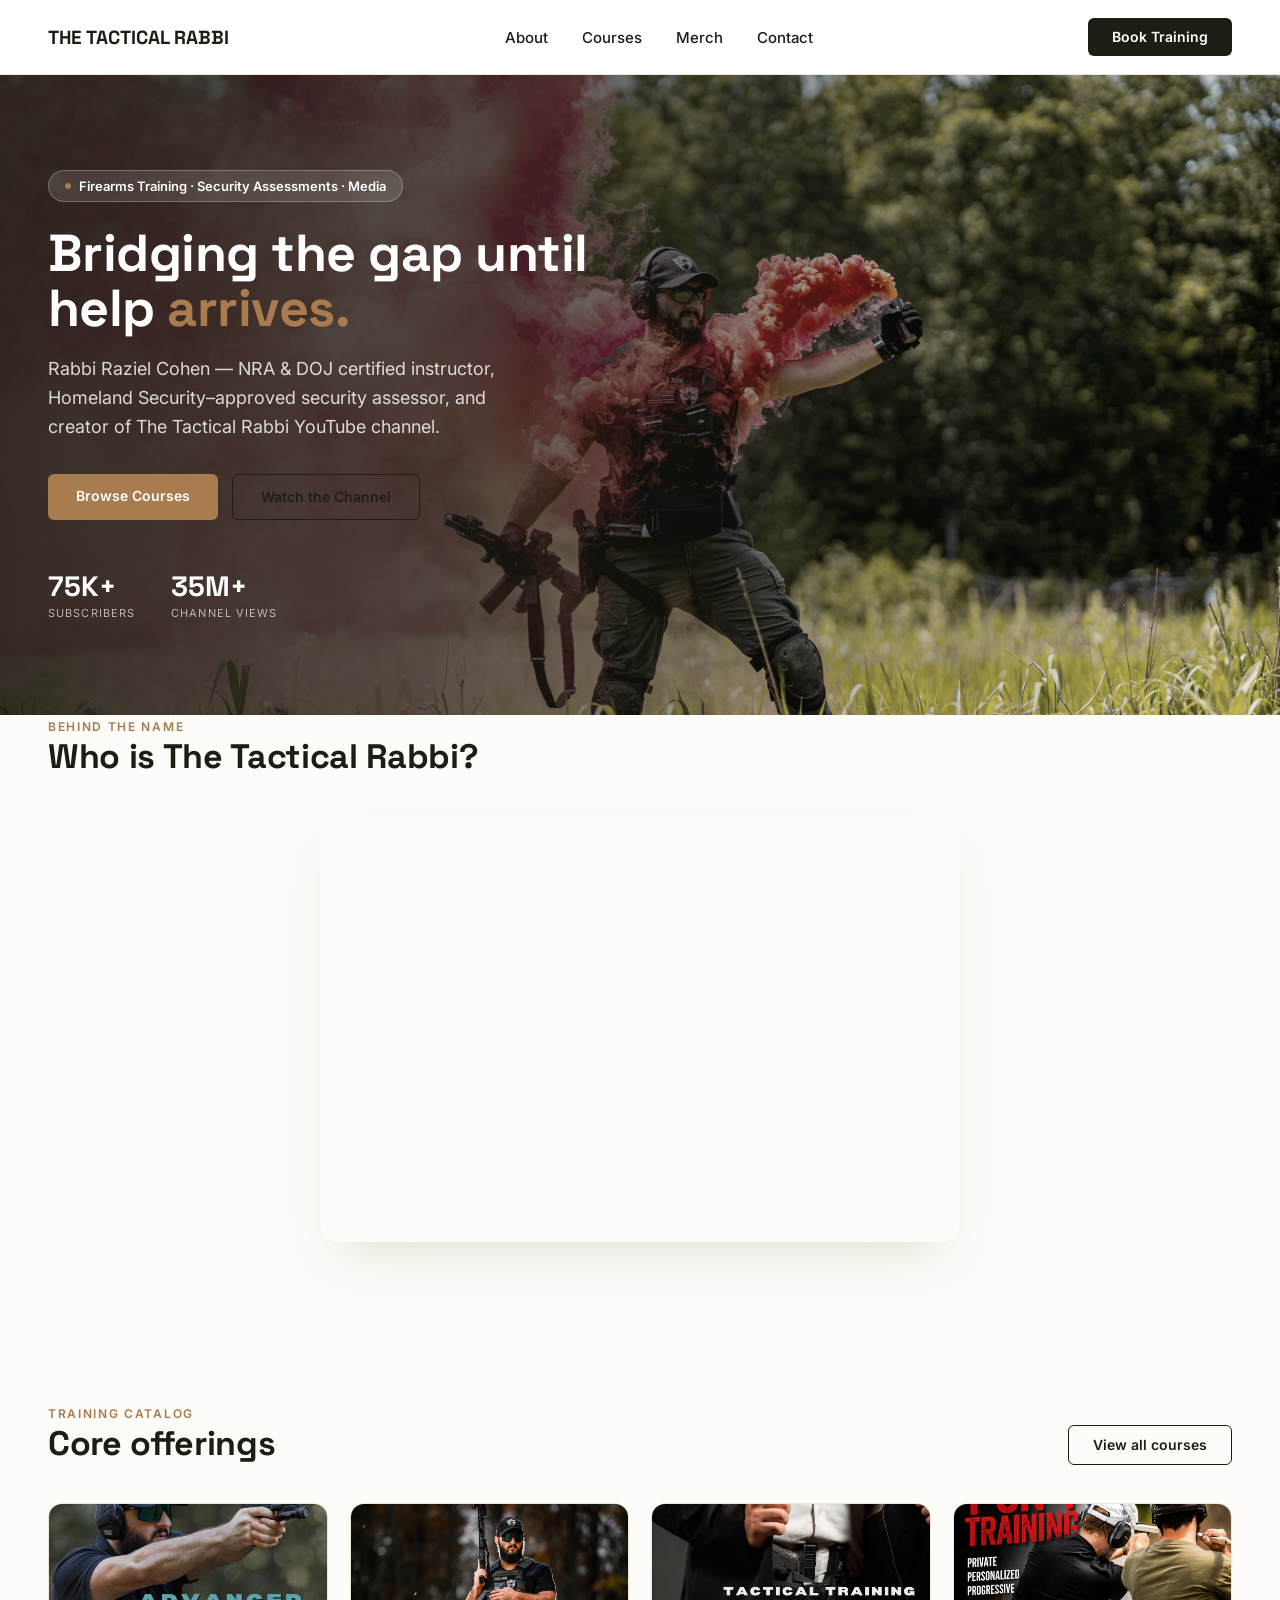
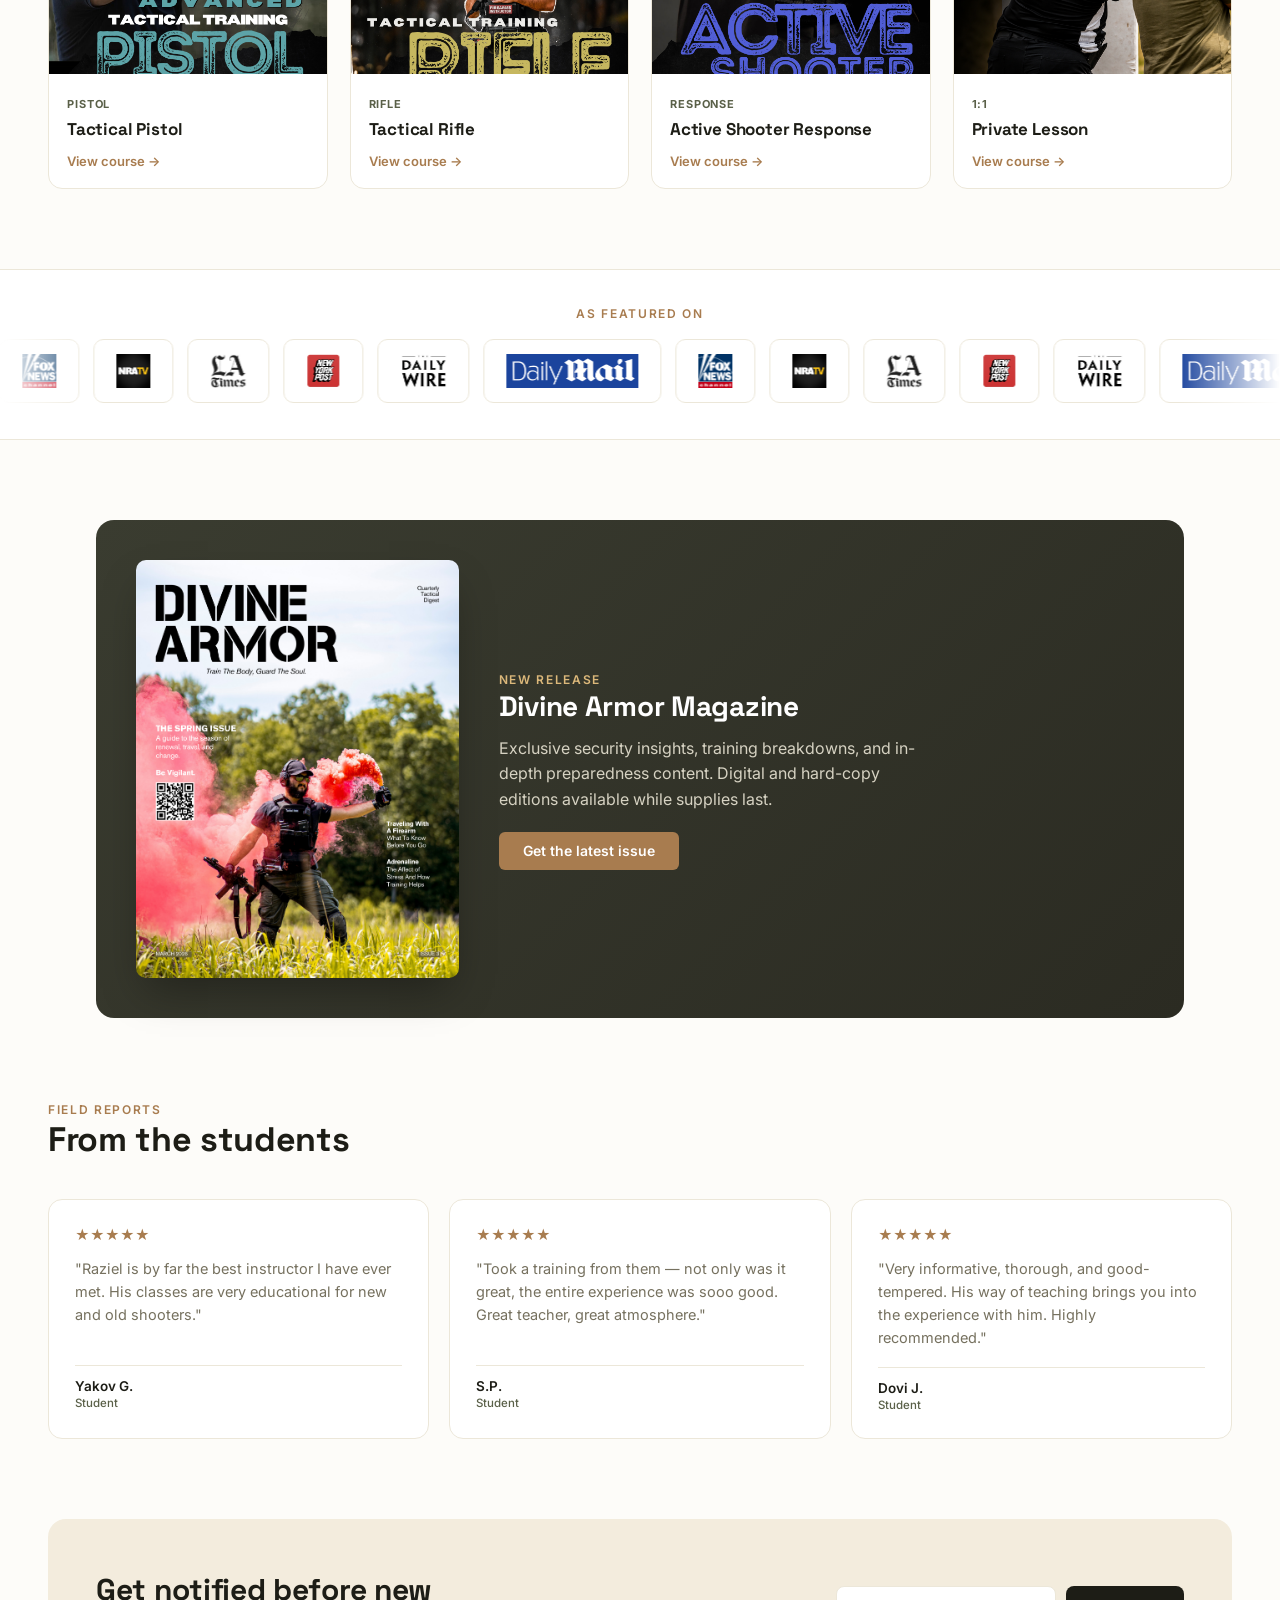
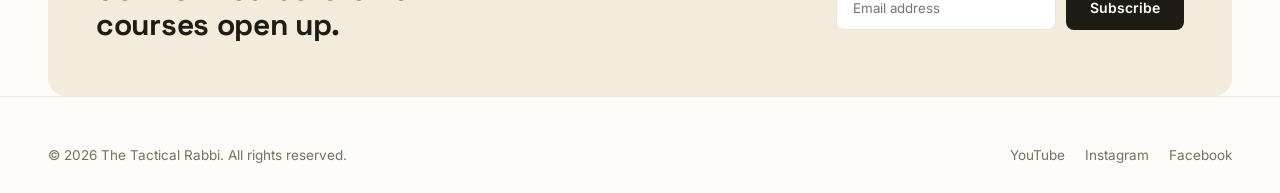
<file: site/index.html>
<!DOCTYPE html>
<html lang="en">
<head>
<meta charset="UTF-8">
<meta name="viewport" content="width=device-width, initial-scale=1">
<title>The Tactical Rabbi — Firearms Training &amp; Security Assessments</title>
<link rel="stylesheet" href="css/base.css">
<style>
  .hero{
    position:relative;
    min-height:640px;
    display:flex;
    align-items:center;
    padding:0 48px;
    overflow:hidden;
  }
  .hero-bg{
    position:absolute;inset:0;
    width:100%;height:100%;
    object-fit:cover;
    z-index:0;
    filter:grayscale(45%);
  }
  .hero-wash{
    position:absolute;inset:0;
    background:linear-gradient(100deg, rgba(29,29,22,0.88) 0%, rgba(29,29,22,0.72) 38%, rgba(29,29,22,0.30) 68%, rgba(29,29,22,0.08) 100%);
    z-index:1;
  }
  .hero-content{position:relative;z-index:2;max-width:560px;padding:90px 0;}
  .hero .tag{
    display:inline-flex;align-items:center;gap:8px;
    background:rgba(255,255,255,0.12);border:1px solid rgba(255,255,255,0.25);border-radius:30px;padding:7px 16px;margin-bottom:24px;
  }
  .hero .tag .dot{width:6px;height:6px;background:var(--coyote);border-radius:50%;}
  .hero .tag span.txt{font-size:13px;font-weight:600;color:#fff;}
  .hero h1{font-size:52px;line-height:1.05;margin-bottom:20px;color:#fff;}
  .hero h1 .accent{color:var(--coyote);}
  .hero p.sub{font-size:18px;color:rgba(255,255,255,0.82);max-width:480px;line-height:1.6;margin-bottom:32px;}
  .hero .actions{display:flex;gap:14px;margin-bottom:48px;flex-wrap:wrap;}
  .hero .actions .cta-btn{padding:15px 28px;}

  .stat-row{display:flex;gap:36px;}
  .stat-row .stat{text-align:left;}
  .stat-row .num{font-family:'Space Grotesk';font-weight:700;font-size:28px;color:#fff;}
  .stat-row .stat-label{font-size:11px;text-transform:uppercase;letter-spacing:0.1em;color:rgba(255,255,255,0.65);margin-top:2px;}

  .course-grid{display:grid;grid-template-columns:repeat(4,1fr);gap:22px;}
  .course-card{
    background:var(--panel);border:1px solid var(--line);border-radius:14px;overflow:hidden;
    transition:transform .2s, box-shadow .2s;
  }
  .course-card:hover{transform:translateY(-4px);box-shadow:0 16px 30px -16px rgba(120,100,60,0.2);}
  .course-card img{width:100%;height:170px;object-fit:cover;display:block;}
  .course-card .body{padding:18px;}
  .course-card .tag-mini{font-size:11px;font-weight:700;text-transform:uppercase;color:var(--olive);letter-spacing:0.08em;}
  .course-card h3{font-size:17px;margin:6px 0 10px;}
  .course-card a.view-link{font-size:13px;font-weight:600;color:var(--coyote);text-decoration:none;}

  .about-split{
    display:grid;grid-template-columns:0.8fr 1.2fr;gap:56px;align-items:center;
    background:var(--panel);border-top:1px solid var(--line);border-bottom:1px solid var(--line);
  }
  .about-split img{width:100%;height:520px;object-fit:cover;display:block;}
  .about-copy{padding:48px 48px 48px 0;}
  .about-copy h2{font-size:32px;margin-bottom:18px;}
  .about-copy p{color:var(--muted);font-size:16px;line-height:1.7;margin-bottom:16px;max-width:520px;}

  /* press strip - clickable wordmarks */
  .press-strip{background:var(--panel);border-top:1px solid var(--line);border-bottom:1px solid var(--line);padding:36px 0;overflow:hidden;}
  .press-strip .label{display:block;text-align:center;margin-bottom:20px;}
  .press-marquee{overflow:hidden;position:relative;-webkit-mask-image:linear-gradient(90deg,transparent,#000 8%,#000 92%,transparent);mask-image:linear-gradient(90deg,transparent,#000 8%,#000 92%,transparent);}
  .press-track{display:flex;gap:14px;width:max-content;will-change:transform;}
  .press-chip{
    display:inline-flex;align-items:center;justify-content:center;border:1px solid var(--line);border-radius:10px;
    padding:10px 22px;background:var(--panel);text-decoration:none;flex-shrink:0;height:64px;
    transition:border-color .2s, box-shadow .2s;
  }
  .press-chip:hover{border-color:var(--coyote);box-shadow:0 4px 14px rgba(0,0,0,0.06);}
  .press-chip img{height:34px;max-width:140px;width:auto;object-fit:contain;display:block;}

  .mag-banner{
    display:grid;grid-template-columns:0.5fr 1fr;gap:40px;align-items:center;
    background:linear-gradient(135deg,#3a3c30,var(--charcoal));color:#fff;border-radius:18px;margin:0 48px;padding:40px;
  }
  .mag-banner img{width:100%;border-radius:10px;box-shadow:0 20px 40px -10px rgba(0,0,0,0.35);}
  .mag-banner h2{color:#fff;font-size:28px;margin-bottom:12px;}
  .mag-banner p{color:#d6d2c2;line-height:1.6;margin-bottom:20px;max-width:440px;}

  .testimonials{display:grid;grid-template-columns:repeat(3,1fr);gap:20px;}
  .t-card{background:var(--panel);border:1px solid var(--line);border-radius:14px;padding:26px;}
  .t-card .stars{color:var(--coyote);margin-bottom:14px;font-size:14px;}
  .t-card p{color:var(--muted);font-size:14.5px;line-height:1.6;margin-bottom:18px;min-height:90px;}
  .t-card .who{font-weight:600;font-size:13.5px;border-top:1px solid var(--line);padding-top:12px;}
  .t-card .who span{color:var(--olive);display:block;font-size:11.5px;font-weight:500;margin-top:2px;}

  .signal{
    background:#f3ecdd;border-radius:18px;margin:0 48px;
    padding:54px 48px;display:flex;justify-content:space-between;align-items:center;flex-wrap:wrap;gap:24px;
  }
  .signal h2{font-size:30px;max-width:440px;line-height:1.15;}
  .signal-form{display:flex;flex-direction:column;gap:8px;}
  .signal-form .row{display:flex;gap:10px;flex-wrap:wrap;}
  .signal-form input{
    background:#fff;border:1px solid var(--line);border-radius:8px;color:var(--ink);
    padding:13px 16px;font-family:'Inter';width:220px;
  }
  .signal-form .cta-btn{border-radius:8px;}
  .signal .form-success,.signal .form-error{max-width:280px;}

  .video-section{padding:0 48px 80px;}
  .video-wrap{
    position:relative;width:100%;max-width:640px;margin:0 auto;padding-bottom:36%;
    border-radius:18px;overflow:hidden;
    box-shadow:0 24px 50px -24px rgba(120,100,60,0.25);
  }
  .video-wrap iframe{
    position:absolute;top:0;left:0;width:100%;height:100%;border:0;
  }
  @media (max-width:640px){
    .video-wrap{max-width:100%;padding-bottom:56.25%;}
  }
  @media (max-width:1000px){
    .course-grid{grid-template-columns:repeat(2,1fr);}
    .about-split{grid-template-columns:1fr;}
    .about-split img{height:320px;}
    .about-copy{padding:32px 24px;}
    .mag-banner{grid-template-columns:1fr;margin:0 24px;padding:28px;}
    .testimonials{grid-template-columns:1fr;}
    .signal{margin:0 24px;padding:36px 28px;}
    .hero h1{font-size:38px;}
  }
</style>
</head>
<body>

<header>
  <a class="brandmark" href="index.html">THE TACTICAL RABBI</a>
  <nav>
    <ul>
      <li><a href="about.html">About</a></li>
      <li><a href="courses.html">Courses</a></li>
      <li><a href="merch.html">Merch</a></li>
      <li><a href="contact.html">Contact</a></li>
    </ul>
  </nav>
  <button class="nav-toggle" aria-label="Toggle menu" aria-expanded="false"><span></span><span></span><span></span></button>
  <a class="cta-btn" href="courses.html">Book Training</a>
</header>

<div class="hero">
  <img class="hero-bg" src="images/home-1.jpg" alt="">
  <div class="hero-wash"></div>
  <div class="hero-content">
    <div class="tag"><span class="dot"></span><span class="txt">Firearms Training · Security Assessments · Media</span></div>
    <h1>Bridging the gap until help <span class="accent">arrives.</span></h1>
    <p class="sub">Rabbi Raziel Cohen — NRA &amp; DOJ certified instructor, Homeland Security–approved security assessor, and creator of The Tactical Rabbi YouTube channel.</p>
    <div class="actions">
      <a class="cta-btn coyote" href="courses.html">Browse Courses</a>
      <a class="cta-btn ghost" href="https://www.youtube.com/@TheTacticalRabbi" target="_blank" rel="noopener">Watch the Channel</a>
    </div>
    <div class="stat-row">
      <div class="stat"><div class="num">75K+</div><div class="stat-label">Subscribers</div></div>
      <div class="stat"><div class="num">35M+</div><div class="stat-label">Channel Views</div></div>
    </div>
  </div>
</div>

<section class="video-section">
  <div class="section-head">
    <div><span class="label">Behind the name</span><h2>Who is The Tactical Rabbi?</h2></div>
  </div>
  <div class="video-wrap">
    <iframe src="https://www.youtube.com/embed/eea3Fitv-nU" title="The Tactical Rabbi" allowfullscreen></iframe>
  </div>
</section>

<section>
  <div class="section-head">
    <div><span class="label">Training Catalog</span><h2>Core offerings</h2></div>
    <a class="cta-btn ghost" href="courses.html">View all courses</a>
  </div>
  <div class="course-grid">
    <div class="course-card">
      <img src="images/atp-1.jpg" alt="Advanced Tactical Pistol">
      <div class="body"><span class="tag-mini">Pistol</span><h3>Tactical Pistol</h3><a class="view-link" href="course-detail-tactical-pistol.html">View course →</a></div>
    </div>
    <div class="course-card">
      <img src="images/tr-1.jpg" alt="Tactical Rifle">
      <div class="body"><span class="tag-mini">Rifle</span><h3>Tactical Rifle</h3><a class="view-link" href="course-detail-tactical-rifle.html">View course →</a></div>
    </div>
    <div class="course-card">
      <img src="images/asr-1.png" alt="Active Shooter Response">
      <div class="body"><span class="tag-mini">Response</span><h3>Active Shooter Response</h3><a class="view-link" href="course-detail-active-shooter-response.html">View course →</a></div>
    </div>
    <div class="course-card">
      <img src="images/priv-1.png" alt="Private Lesson">
      <div class="body"><span class="tag-mini">1:1</span><h3>Private Lesson</h3><a class="view-link" href="course-detail-private-lesson.html">View course →</a></div>
    </div>
  </div>
</section>

<div class="press-strip">
  <span class="label" style="display:block;text-align:center;margin-bottom:18px;">As featured on</span>
  <div class="press-marquee">
    <div class="press-track">
      <a class="press-chip" href="https://video.foxnews.com/v/6035670191001#sp=show-clips" target="_blank" rel="noopener"><img src="images/about-6.png" alt="Fox News"></a>
      <a class="press-chip" href="https://archive.org/details/nratv_nr-190524-danaloeschrelentless-s02-e91-interview-razielcohen-oc" target="_blank" rel="noopener"><img src="images/about-7.png" alt="NRA TV"></a>
      <a class="press-chip" href="https://www.latimes.com/local/lanow/la-me-chabad-security-after-poway-20190510-story.html" target="_blank" rel="noopener"><img src="images/about-8.png" alt="LA Times"></a>
      <a class="press-chip" href="https://www.thejc.com/news/us-news/usa-synagogue-attacks-pittsburgh-poway-san-diego-rabbi-raziel-cohen-chabad-los-angeles-shoot-guns-1.485354" target="_blank" rel="noopener"><img src="images/about-9.png" alt="New York Post"></a>
      <a class="press-chip" href="https://www.dailywire.com/news/here-what-you-need-know-about-ar-15-toting-josh-hammer" target="_blank" rel="noopener"><img src="images/about-10.png" alt="Daily Wire"></a>
      <a class="press-chip" href="https://www.dailymail.co.uk/news/article-7123841/Tactical-Rabbi-teaches-Jewish-community-shoot-combat-rise-anti-Semitism.html" target="_blank" rel="noopener"><img src="images/about-11.png" alt="Daily Mail"></a>
      <a class="press-chip" href="https://video.foxnews.com/v/6035670191001#sp=show-clips" target="_blank" rel="noopener"><img src="images/about-6.png" alt="Fox News"></a>
      <a class="press-chip" href="https://archive.org/details/nratv_nr-190524-danaloeschrelentless-s02-e91-interview-razielcohen-oc" target="_blank" rel="noopener"><img src="images/about-7.png" alt="NRA TV"></a>
      <a class="press-chip" href="https://www.latimes.com/local/lanow/la-me-chabad-security-after-poway-20190510-story.html" target="_blank" rel="noopener"><img src="images/about-8.png" alt="LA Times"></a>
      <a class="press-chip" href="https://www.thejc.com/news/us-news/usa-synagogue-attacks-pittsburgh-poway-san-diego-rabbi-raziel-cohen-chabad-los-angeles-shoot-guns-1.485354" target="_blank" rel="noopener"><img src="images/about-9.png" alt="New York Post"></a>
      <a class="press-chip" href="https://www.dailywire.com/news/here-what-you-need-know-about-ar-15-toting-josh-hammer" target="_blank" rel="noopener"><img src="images/about-10.png" alt="Daily Wire"></a>
      <a class="press-chip" href="https://www.dailymail.co.uk/news/article-7123841/Tactical-Rabbi-teaches-Jewish-community-shoot-combat-rise-anti-Semitism.html" target="_blank" rel="noopener"><img src="images/about-11.png" alt="Daily Mail"></a>
    </div>
  </div>
</div>

<section>
  <div class="mag-banner">
    <img src="images/home-1.png" alt="Divine Armor Magazine">
    <div>
      <span class="label" style="color:#dcb87a">New release</span>
      <h2>Divine Armor Magazine</h2>
      <p>Exclusive security insights, training breakdowns, and in-depth preparedness content. Digital and hard-copy editions available while supplies last.</p>
      <a class="cta-btn coyote" href="contact.html">Get the latest issue</a>
    </div>
  </div>
</section>

<section style="padding-top:0;">
  <div class="section-head">
    <div><span class="label">Field Reports</span><h2>From the students</h2></div>
  </div>
  <div class="testimonials">
    <div class="t-card">
      <div class="stars">★★★★★</div>
      <p>"Raziel is by far the best instructor I have ever met. His classes are very educational for new and old shooters."</p>
      <div class="who">Yakov G. <span>Student</span></div>
    </div>
    <div class="t-card">
      <div class="stars">★★★★★</div>
      <p>"Took a training from them — not only was it great, the entire experience was sooo good. Great teacher, great atmosphere."</p>
      <div class="who">S.P. <span>Student</span></div>
    </div>
    <div class="t-card">
      <div class="stars">★★★★★</div>
      <p>"Very informative, thorough, and good-tempered. His way of teaching brings you into the experience with him. Highly recommended."</p>
      <div class="who">Dovi J. <span>Student</span></div>
    </div>
  </div>
</section>

<div class="signal">
  <h2>Get notified before new courses open up.</h2>
  <form class="signal-form" id="newsletterForm" novalidate>
    <div class="row">
      <input type="email" placeholder="Email address" required>
      <button class="cta-btn" type="submit">Subscribe</button>
    </div>
    <div class="form-success"></div>
    <div class="form-error"></div>
  </form>
</div>

<footer>
  <div>© 2026 The Tactical Rabbi. All rights reserved.</div>
  <div><a href="#" target="_blank" rel="noopener">YouTube</a><a href="#" target="_blank" rel="noopener">Instagram</a><a href="#" target="_blank" rel="noopener">Facebook</a></div>
</footer>

<script src="js/nav.js"></script>
<script src="js/press-marquee.js"></script>
<script src="js/forms.js"></script>
</body>
</html>
</file>
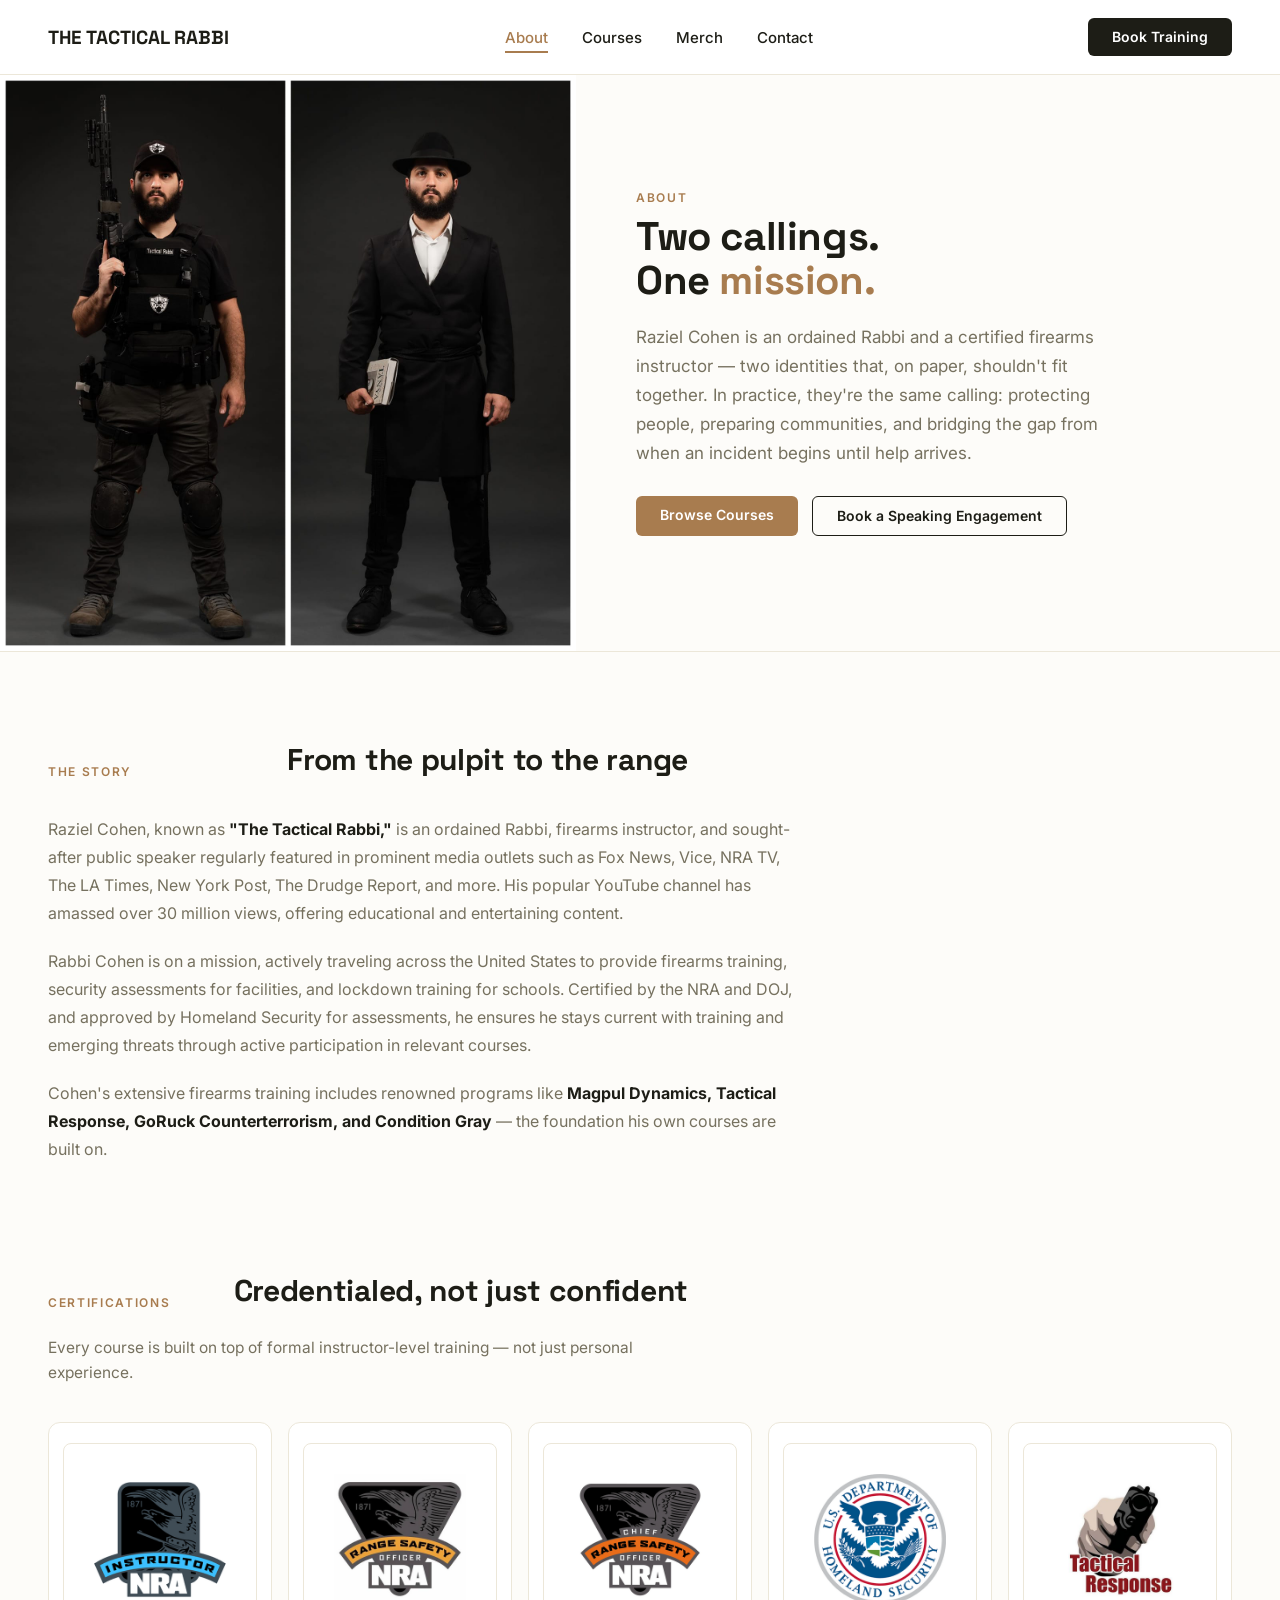
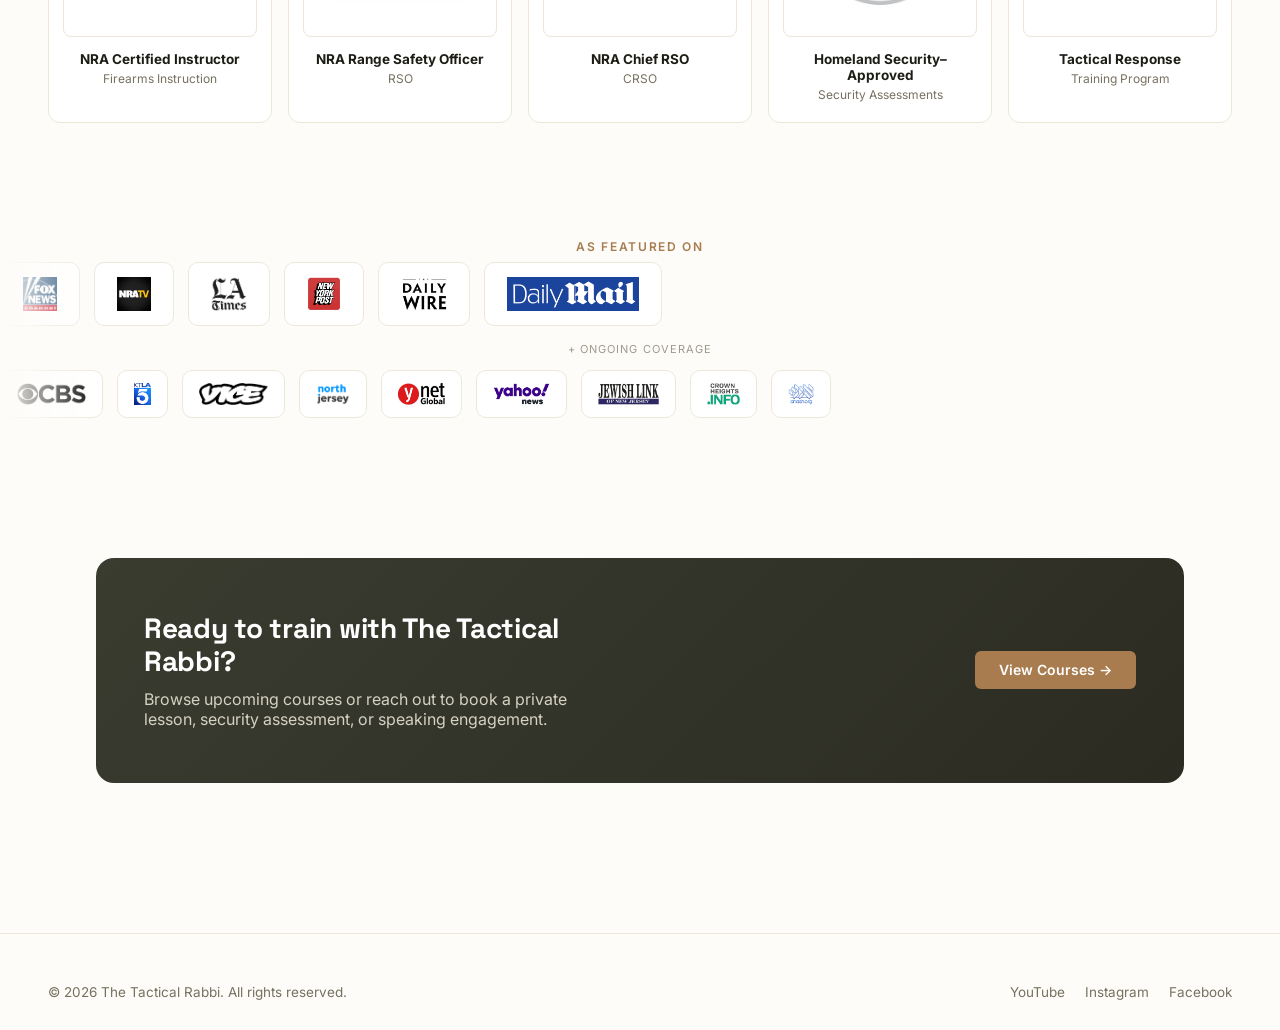
<file: site/about.html>
<!DOCTYPE html>
<html lang="en">
<head>
<meta charset="UTF-8">
<meta name="viewport" content="width=device-width, initial-scale=1">
<title>About — The Tactical Rabbi</title>
<link rel="stylesheet" href="css/base.css">
<style>
  /* hero with dual identity image */
  .about-hero{display:grid;grid-template-columns:0.9fr 1.1fr;gap:0;align-items:stretch;border-bottom:1px solid var(--line);}
  .about-hero .img-side img{width:100%;height:100%;object-fit:cover;display:block;min-height:560px;}
  .about-hero .copy-side{padding:70px 60px;display:flex;flex-direction:column;justify-content:center;}
  .about-hero h1{font-size:40px;line-height:1.1;margin:10px 0 20px;}
  .about-hero h1 .accent{color:var(--coyote);}
  .about-hero p.lede{font-size:17px;color:var(--muted);line-height:1.7;max-width:480px;margin-bottom:28px;}
  .about-hero .actions{display:flex;gap:14px;flex-wrap:wrap;}

  .section-head{margin-bottom:36px;max-width:640px;}
  .section-head h2{font-size:30px;margin-top:8px;}
  .section-head p{color:var(--muted);font-size:15.5px;margin-top:10px;line-height:1.6;}

  .bio-block{max-width:760px;}
  .bio-block p{color:var(--muted);font-size:16px;line-height:1.75;margin-bottom:20px;}
  .bio-block strong{color:var(--ink);}

  .cert-grid{display:grid;grid-template-columns:repeat(5,1fr);gap:16px;}
  .cert-card{background:var(--panel);border:1px solid var(--line);border-radius:12px;padding:20px 14px;text-align:center;transition:border-color .2s, transform .2s;}
  .cert-card:hover{border-color:var(--coyote);transform:translateY(-2px);}
  .cert-card .cert-logo{
    width:100%;aspect-ratio:1/1;border-radius:8px;background:#fff;border:1px solid var(--line);
    display:flex;align-items:center;justify-content:center;margin-bottom:14px;overflow:hidden;
  }
  .cert-card .cert-logo img{max-width:82%;max-height:82%;object-fit:contain;}
  .cert-card h4{font-size:13.5px;font-weight:700;margin-bottom:4px;}
  .cert-card p{font-size:12px;color:var(--muted);}

  .press-strip{padding:36px 0 44px;overflow:hidden;}
  .press-strip .label{display:block;text-align:center;margin-bottom:8px;}
  .press-marquee{overflow:hidden;position:relative;margin-bottom:16px;-webkit-mask-image:linear-gradient(90deg,transparent,#000 8%,#000 92%,transparent);mask-image:linear-gradient(90deg,transparent,#000 8%,#000 92%,transparent);}
  .press-track{display:flex;gap:14px;width:max-content;will-change:transform;}
  .press-chip{
    display:inline-flex;align-items:center;justify-content:center;border:1px solid var(--line);border-radius:10px;
    padding:10px 22px;background:var(--panel);text-decoration:none;flex-shrink:0;height:64px;
    transition:border-color .2s, box-shadow .2s;
  }
  .press-chip:hover{border-color:var(--coyote);box-shadow:0 4px 14px rgba(0,0,0,0.06);}
  .press-chip img{height:34px;max-width:140px;width:auto;object-fit:contain;display:block;}
  .press-chip.secondary{height:48px;padding:8px 16px;}
  .press-chip.secondary img{height:22px;max-width:110px;}
  .press-divider{text-align:center;font-size:11px;letter-spacing:0.1em;text-transform:uppercase;color:var(--muted);margin:4px 0 14px;opacity:0.7;}

  .closing-cta{
    background:linear-gradient(135deg,#3a3c30,var(--charcoal));color:#fff;border-radius:18px;
    margin:0 48px 70px;padding:54px 48px;display:flex;justify-content:space-between;align-items:center;flex-wrap:wrap;gap:24px;
  }
  .closing-cta h2{color:#fff;font-size:28px;max-width:440px;line-height:1.2;}
  .closing-cta p{color:#d6d2c2;margin-top:10px;max-width:440px;}

  @media (max-width:900px){
    .about-hero{grid-template-columns:1fr;}
    .about-hero .img-side img{min-height:320px;}
    .about-hero .copy-side{padding:40px 24px;}
    .cert-grid{grid-template-columns:repeat(2,1fr);}
    .closing-cta{margin:0 24px 56px;padding:36px 28px;}
  }
</style>
</head>
<body>

<header>
  <a class="brandmark" href="index.html">THE TACTICAL RABBI</a>
  <nav>
    <ul>
      <li><a href="about.html" class="active">About</a></li>
      <li><a href="courses.html">Courses</a></li>
      <li><a href="merch.html">Merch</a></li>
      <li><a href="contact.html">Contact</a></li>
    </ul>
  </nav>
  <button class="nav-toggle" aria-label="Toggle menu" aria-expanded="false"><span></span><span></span><span></span></button>
  <a class="cta-btn" href="courses.html">Book Training</a>
</header>

<div class="about-hero">
  <div class="img-side">
    <img src="images/about-1.jpg" alt="Raziel Cohen - The Tactical Rabbi">
  </div>
  <div class="copy-side">
    <span class="label">About</span>
    <h1>Two callings.<br>One <span class="accent">mission.</span></h1>
    <p class="lede">Raziel Cohen is an ordained Rabbi and a certified firearms instructor — two identities that, on paper, shouldn't fit together. In practice, they're the same calling: protecting people, preparing communities, and bridging the gap from when an incident begins until help arrives.</p>
    <div class="actions">
      <a class="cta-btn coyote" href="courses.html">Browse Courses</a>
      <a class="cta-btn" style="background:transparent;border:1.5px solid var(--ink);color:var(--ink);" href="contact.html">Book a Speaking Engagement</a>
    </div>
  </div>
</div>

<section>
  <div class="section-head">
    <span class="label">The story</span>
    <h2>From the pulpit to the range</h2>
  </div>
  <div class="bio-block">
    <p>Raziel Cohen, known as <strong>"The Tactical Rabbi,"</strong> is an ordained Rabbi, firearms instructor, and sought-after public speaker regularly featured in prominent media outlets such as Fox News, Vice, NRA TV, The LA Times, New York Post, The Drudge Report, and more. His popular YouTube channel has amassed over 30 million views, offering educational and entertaining content.</p>
    <p>Rabbi Cohen is on a mission, actively traveling across the United States to provide firearms training, security assessments for facilities, and lockdown training for schools. Certified by the NRA and DOJ, and approved by Homeland Security for assessments, he ensures he stays current with training and emerging threats through active participation in relevant courses.</p>
    <p>Cohen's extensive firearms training includes renowned programs like <strong>Magpul Dynamics, Tactical Response, GoRuck Counterterrorism, and Condition Gray</strong> — the foundation his own courses are built on.</p>
  </div>
</section>

<section style="padding-top:0;">
  <div class="section-head">
    <span class="label">Certifications</span>
    <h2>Credentialed, not just confident</h2>
    <p>Every course is built on top of formal instructor-level training — not just personal experience.</p>
  </div>
  <div class="cert-grid">
    <div class="cert-card"><div class="cert-logo"><img src="images/about-1.png" alt="NRA Certified Instructor"></div><h4>NRA Certified Instructor</h4><p>Firearms Instruction</p></div>
    <div class="cert-card"><div class="cert-logo"><img src="images/about-2.png" alt="NRA Range Safety Officer"></div><h4>NRA Range Safety Officer</h4><p>RSO</p></div>
    <div class="cert-card"><div class="cert-logo"><img src="images/about-3.png" alt="NRA Chief Range Safety Officer"></div><h4>NRA Chief RSO</h4><p>CRSO</p></div>
    <div class="cert-card"><div class="cert-logo"><img src="images/about-4.png" alt="Homeland Security"></div><h4>Homeland Security–Approved</h4><p>Security Assessments</p></div>
    <div class="cert-card"><div class="cert-logo"><img src="images/about-5.png" alt="Tactical Response"></div><h4>Tactical Response</h4><p>Training Program</p></div>
  </div>
</section>

<div class="press-strip">
  <span class="label" style="display:block;text-align:center;margin-bottom:8px;">As featured on</span>
  <div class="press-marquee">
    <div class="press-track">
      <a class="press-chip" href="https://video.foxnews.com/v/6035670191001#sp=show-clips" target="_blank" rel="noopener"><img src="images/about-6.png" alt="Fox News"></a>
      <a class="press-chip" href="https://archive.org/details/nratv_nr-190524-danaloeschrelentless-s02-e91-interview-razielcohen-oc" target="_blank" rel="noopener"><img src="images/about-7.png" alt="NRA TV"></a>
      <a class="press-chip" href="https://www.latimes.com/local/lanow/la-me-chabad-security-after-poway-20190510-story.html" target="_blank" rel="noopener"><img src="images/about-8.png" alt="LA Times"></a>
      <a class="press-chip" href="https://www.thejc.com/news/us-news/usa-synagogue-attacks-pittsburgh-poway-san-diego-rabbi-raziel-cohen-chabad-los-angeles-shoot-guns-1.485354" target="_blank" rel="noopener"><img src="images/about-9.png" alt="New York Post"></a>
      <a class="press-chip" href="https://www.dailywire.com/news/here-what-you-need-know-about-ar-15-toting-josh-hammer" target="_blank" rel="noopener"><img src="images/about-10.png" alt="Daily Wire"></a>
      <a class="press-chip" href="https://www.dailymail.co.uk/news/article-7123841/Tactical-Rabbi-teaches-Jewish-community-shoot-combat-rise-anti-Semitism.html" target="_blank" rel="noopener"><img src="images/about-11.png" alt="Daily Mail"></a>
    </div>
  </div>

  <div class="press-divider">+ ongoing coverage</div>

  <div class="press-marquee">
    <div class="press-track reverse">
      <a class="press-chip secondary" href="https://www.cbsnews.com" target="_blank" rel="noopener"><img src="images/about-12.png" alt="CBS"></a>
      <a class="press-chip secondary" href="https://www.ktla.com" target="_blank" rel="noopener"><img src="images/about-13.png" alt="KTLA"></a>
      <a class="press-chip secondary" href="https://www.vice.com" target="_blank" rel="noopener"><img src="images/about-14.png" alt="Vice"></a>
      <a class="press-chip secondary" href="https://www.northjersey.com" target="_blank" rel="noopener"><img src="images/about-15.png" alt="NorthJersey.com"></a>
      <a class="press-chip secondary" href="https://www.ynetnews.com/jewish-world/article/skegk1zjmg" target="_blank" rel="noopener"><img src="images/about-16.png" alt="Ynetnews"></a>
      <a class="press-chip secondary" href="https://www.yahoo.com/news/slideshows/tactical-rabbi-changing-narrative-firearms-083048054.html" target="_blank" rel="noopener"><img src="images/about-17.png" alt="Yahoo News"></a>
      <a class="press-chip secondary" href="https://jewishlink.news/raziel-cohen-the-tactical-rabbi/" target="_blank" rel="noopener"><img src="images/about-18.png" alt="The Jewish Link"></a>
      <a class="press-chip secondary" href="https://crownheights.info/chabad-news/784987/the-jew-project-rabbi-raziel-cohen-the-tactical-rabbi/" target="_blank" rel="noopener"><img src="images/about-19.png" alt="CrownHeights.info"></a>
      <a class="press-chip secondary" href="https://anash.org/tactical-rabbi-gives-survival-tips/" target="_blank" rel="noopener"><img src="images/about-20.png" alt="Anash.org"></a>
    </div>
  </div>
</div>

<section>
  <div class="closing-cta">
    <div>
      <h2>Ready to train with The Tactical Rabbi?</h2>
      <p>Browse upcoming courses or reach out to book a private lesson, security assessment, or speaking engagement.</p>
    </div>
    <a class="cta-btn coyote" href="courses.html">View Courses →</a>
  </div>
</section>

<footer>
  <div>© 2026 The Tactical Rabbi. All rights reserved.</div>
  <div><a href="#" target="_blank" rel="noopener">YouTube</a><a href="#" target="_blank" rel="noopener">Instagram</a><a href="#" target="_blank" rel="noopener">Facebook</a></div>
</footer>

<script src="js/nav.js"></script>
<script src="js/press-marquee.js"></script>
</body>
</html>
</file>
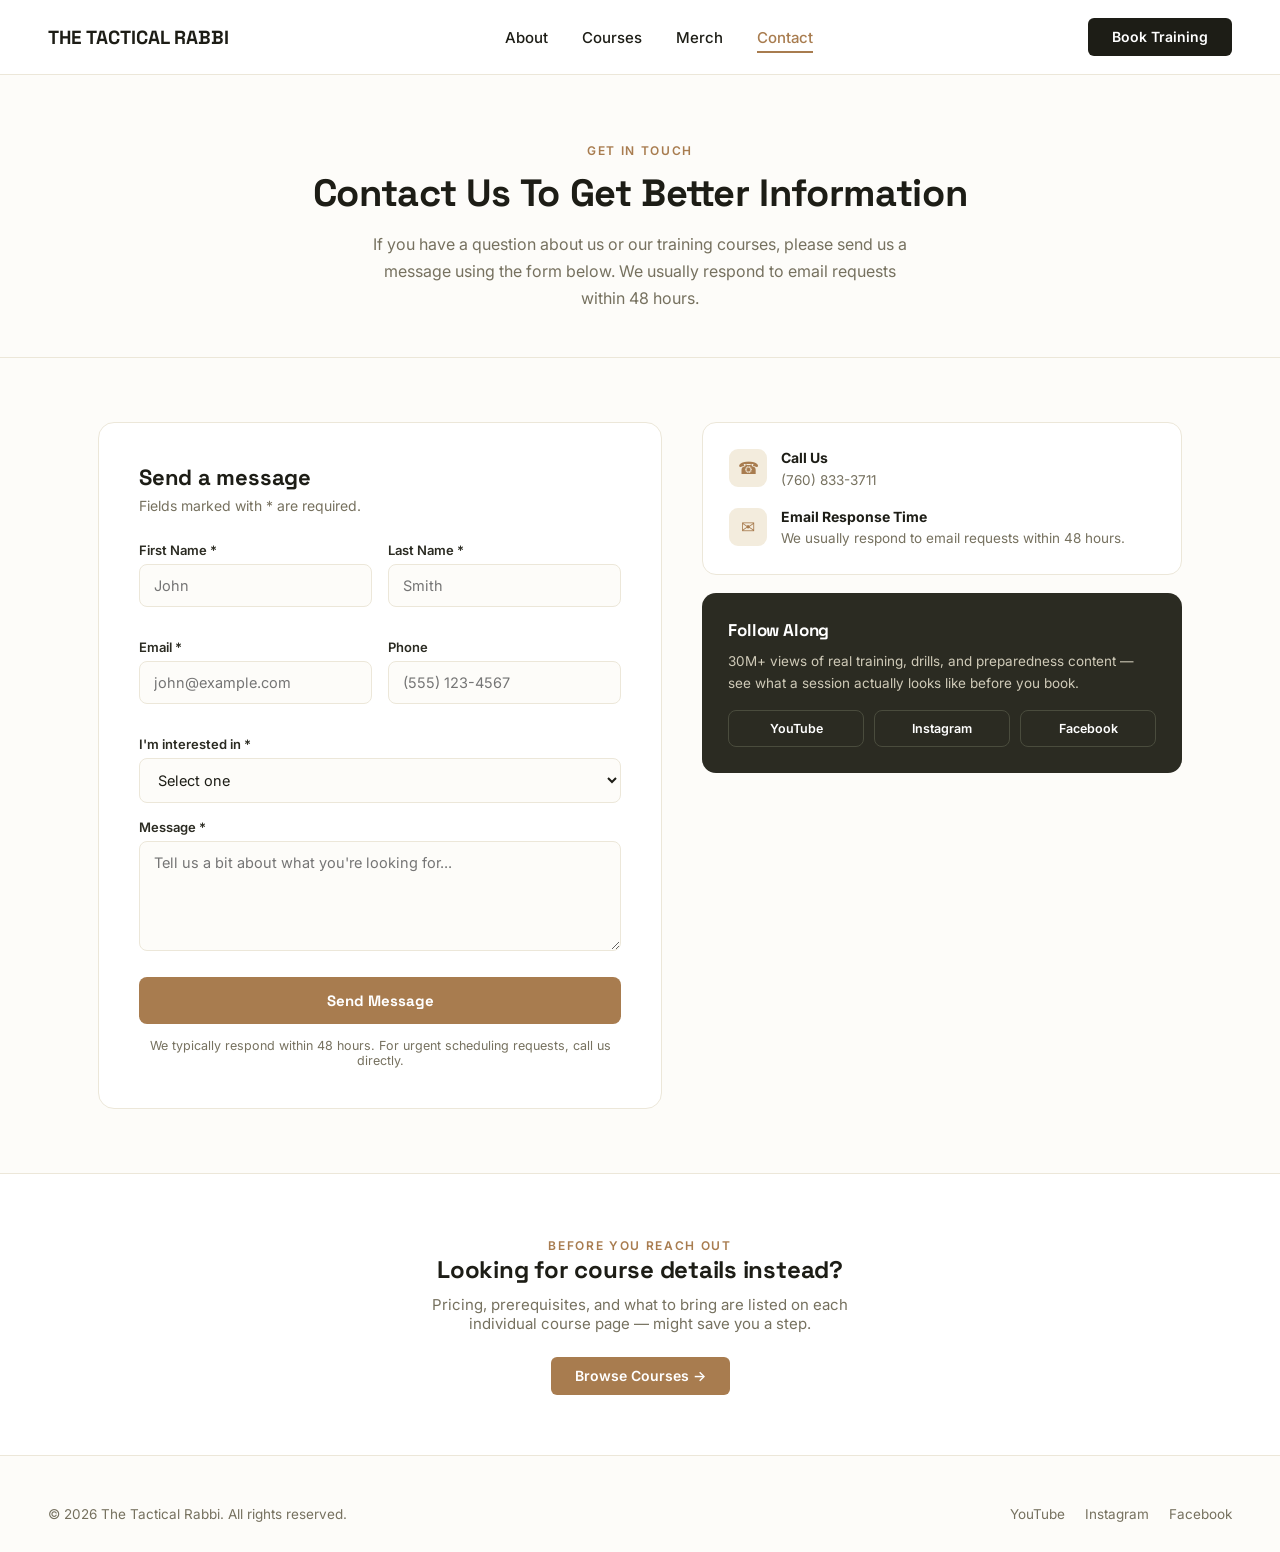
<file: site/contact.html>
<!DOCTYPE html>
<html lang="en">
<head>
<meta charset="UTF-8">
<meta name="viewport" content="width=device-width, initial-scale=1">
<title>Contact — The Tactical Rabbi</title>
<link rel="stylesheet" href="css/base.css">
<style>
  .page-hero{text-align:center;padding:64px 48px 44px;border-bottom:1px solid var(--line);}
  .page-hero h1{font-size:38px;margin:10px 0 14px;}
  .page-hero p{color:var(--muted);font-size:16px;max-width:540px;margin:0 auto;line-height:1.7;}

  .contact-wrap{display:grid;grid-template-columns:1fr 0.85fr;gap:40px;padding:64px 48px;max-width:1180px;margin:0 auto;}

  .form-panel{background:var(--panel);border:1px solid var(--line);border-radius:16px;padding:40px;}
  .form-panel h2{font-size:22px;margin-bottom:6px;}
  .form-panel .sub{color:var(--muted);font-size:14px;margin-bottom:28px;}
  .form-row{display:grid;grid-template-columns:1fr 1fr;gap:16px;margin-bottom:16px;}
  .field{margin-bottom:16px;}
  .field label{display:block;font-size:13px;font-weight:600;margin-bottom:6px;color:var(--charcoal);}
  .field input, .field select, .field textarea{
    width:100%;border:1px solid var(--line);border-radius:8px;padding:12px 14px;font-family:'Inter';font-size:14.5px;
    background:#fdfcf9;color:var(--ink);
  }
  .field input:focus, .field select:focus, .field textarea:focus{outline:none;border-color:var(--coyote);background:#fff;}
  .field textarea{resize:vertical;min-height:110px;}
  .submit-btn{
    width:100%;background:var(--coyote);color:#fff;font-weight:700;font-size:15px;padding:14px;border:none;
    border-radius:8px;cursor:pointer;margin-top:6px;font-family:'Space Grotesk';
  }
  .submit-btn:hover{background:#946a42;}
  .form-note{font-size:12.5px;color:var(--muted);margin-top:14px;text-align:center;}

  .sidebar{display:flex;flex-direction:column;gap:18px;}
  .info-card{background:var(--panel);border:1px solid var(--line);border-radius:14px;padding:26px;}
  .info-card .icon-row{display:flex;align-items:flex-start;gap:14px;margin-bottom:18px;}
  .info-card .icon-row:last-child{margin-bottom:0;}
  .icon-badge{
    width:38px;height:38px;border-radius:9px;background:#f3ecdd;color:var(--coyote);flex-shrink:0;
    display:flex;align-items:center;justify-content:center;font-size:17px;
  }
  .icon-row h4{font-size:14px;margin-bottom:3px;}
  .icon-row p, .icon-row a{font-size:13.5px;color:var(--muted);text-decoration:none;line-height:1.5;}
  .icon-row a:hover{color:var(--coyote);}

  .info-card.dark{background:var(--charcoal);color:#fff;border:none;}
  .info-card.dark h3{color:#fff;font-size:17px;margin-bottom:10px;}
  .info-card.dark p{color:#cfcab8;font-size:13.5px;line-height:1.6;margin-bottom:16px;}
  .social-row{display:flex;gap:10px;}
  .social-chip{
    flex:1;text-align:center;padding:10px 0;border:1px solid #4a4c3d;border-radius:8px;color:#fff;
    text-decoration:none;font-size:12.5px;font-weight:600;
  }
  .social-chip:hover{background:#3a3c30;}

  .faq-strip{background:var(--panel);border-top:1px solid var(--line);padding:60px 48px;text-align:center;}
  .faq-strip h2{font-size:24px;margin-bottom:10px;}
  .faq-strip p{color:var(--muted);font-size:15px;max-width:480px;margin:0 auto 24px;}

  @media(max-width:880px){
    .contact-wrap{grid-template-columns:1fr;padding:40px 24px;}
    .form-row{grid-template-columns:1fr;}
    .page-hero{padding:44px 24px 32px;}
  }
</style>
</head>
<body>

<header>
  <a class="brandmark" href="index.html">THE TACTICAL RABBI</a>
  <nav>
    <ul>
      <li><a href="about.html">About</a></li>
      <li><a href="courses.html">Courses</a></li>
      <li><a href="merch.html">Merch</a></li>
      <li><a href="contact.html" class="active">Contact</a></li>
    </ul>
  </nav>
  <button class="nav-toggle" aria-label="Toggle menu" aria-expanded="false"><span></span><span></span><span></span></button>
  <a class="cta-btn" href="courses.html">Book Training</a>
</header>

<div class="page-hero">
  <span class="label">Get in touch</span>
  <h1>Contact Us To Get Better Information</h1>
  <p>If you have a question about us or our training courses, please send us a message using the form below. We usually respond to email requests within 48 hours.</p>
</div>

<div class="contact-wrap">
  <div class="form-panel">
    <h2>Send a message</h2>
    <p class="sub">Fields marked with * are required.</p>

    <form id="contactForm" novalidate>
      <div class="form-row">
        <div class="field">
          <label for="firstName">First Name *</label>
          <input type="text" id="firstName" name="firstName" placeholder="John" required>
        </div>
        <div class="field">
          <label for="lastName">Last Name *</label>
          <input type="text" id="lastName" name="lastName" placeholder="Smith" required>
        </div>
      </div>

      <div class="form-row">
        <div class="field">
          <label for="email">Email *</label>
          <input type="email" id="email" name="email" placeholder="john@example.com" required>
        </div>
        <div class="field">
          <label for="phone">Phone</label>
          <input type="tel" id="phone" name="phone" placeholder="(555) 123-4567">
        </div>
      </div>

      <div class="field">
        <label for="interest">I'm interested in *</label>
        <select id="interest" name="interest" required>
          <option value="">Select one</option>
          <option>General Inquiry</option>
          <option>Tactical Pistol</option>
          <option>Advanced Tactical Pistol</option>
          <option>Tactical Rifle</option>
          <option>Advanced Tactical Rifle</option>
          <option>Active Shooter Response</option>
          <option>Stress Box</option>
          <option>Private Lesson</option>
          <option>Security Assessment (Schools / Synagogues)</option>
          <option>Speaking Engagement</option>
          <option>Press / Media</option>
        </select>
      </div>

      <div class="field">
        <label for="message">Message *</label>
        <textarea id="message" name="message" placeholder="Tell us a bit about what you're looking for..." required></textarea>
      </div>

      <button class="submit-btn" type="submit">Send Message</button>
      <p class="form-note">We typically respond within 48 hours. For urgent scheduling requests, call us directly.</p>
      <div class="form-success"></div>
      <div class="form-error"></div>
    </form>
  </div>

  <div class="sidebar">
    <div class="info-card">
      <div class="icon-row">
        <div class="icon-badge">☎</div>
        <div>
          <h4>Call Us</h4>
          <a href="tel:+17608333711">(760) 833-3711</a>
        </div>
      </div>
      <div class="icon-row">
        <div class="icon-badge">✉</div>
        <div>
          <h4>Email Response Time</h4>
          <p>We usually respond to email requests within 48 hours.</p>
        </div>
      </div>
    </div>

    <div class="info-card dark">
      <h3>Follow Along</h3>
      <p>30M+ views of real training, drills, and preparedness content — see what a session actually looks like before you book.</p>
      <div class="social-row">
        <a class="social-chip" href="#" target="_blank" rel="noopener">YouTube</a>
        <a class="social-chip" href="#" target="_blank" rel="noopener">Instagram</a>
        <a class="social-chip" href="#" target="_blank" rel="noopener">Facebook</a>
      </div>
    </div>
  </div>
</div>

<div class="faq-strip">
  <span class="label">Before you reach out</span>
  <h2>Looking for course details instead?</h2>
  <p>Pricing, prerequisites, and what to bring are listed on each individual course page — might save you a step.</p>
  <a class="cta-btn coyote" href="courses.html">Browse Courses →</a>
</div>

<footer>
  <div>© 2026 The Tactical Rabbi. All rights reserved.</div>
  <div><a href="#" target="_blank" rel="noopener">YouTube</a><a href="#" target="_blank" rel="noopener">Instagram</a><a href="#" target="_blank" rel="noopener">Facebook</a></div>
</footer>

<script src="js/nav.js"></script>
<script src="js/forms.js"></script>
</body>
</html>
</file>
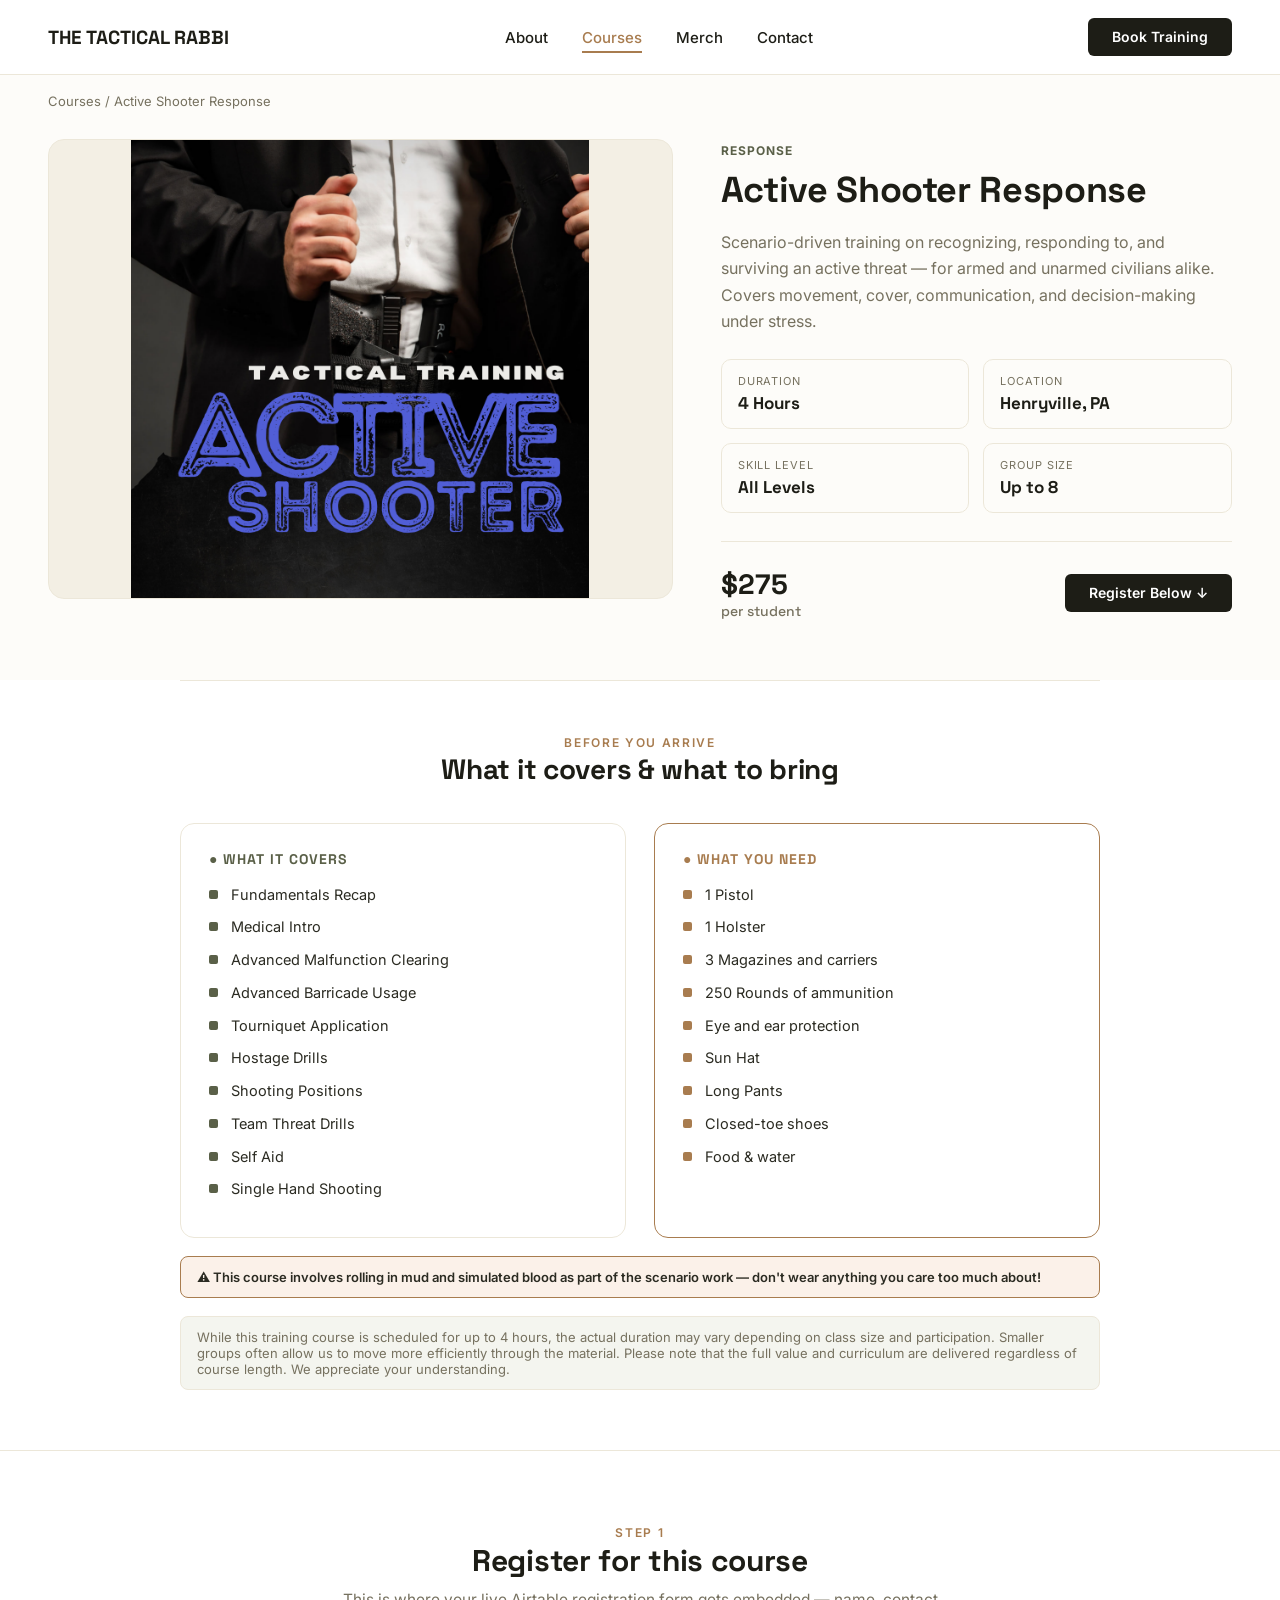
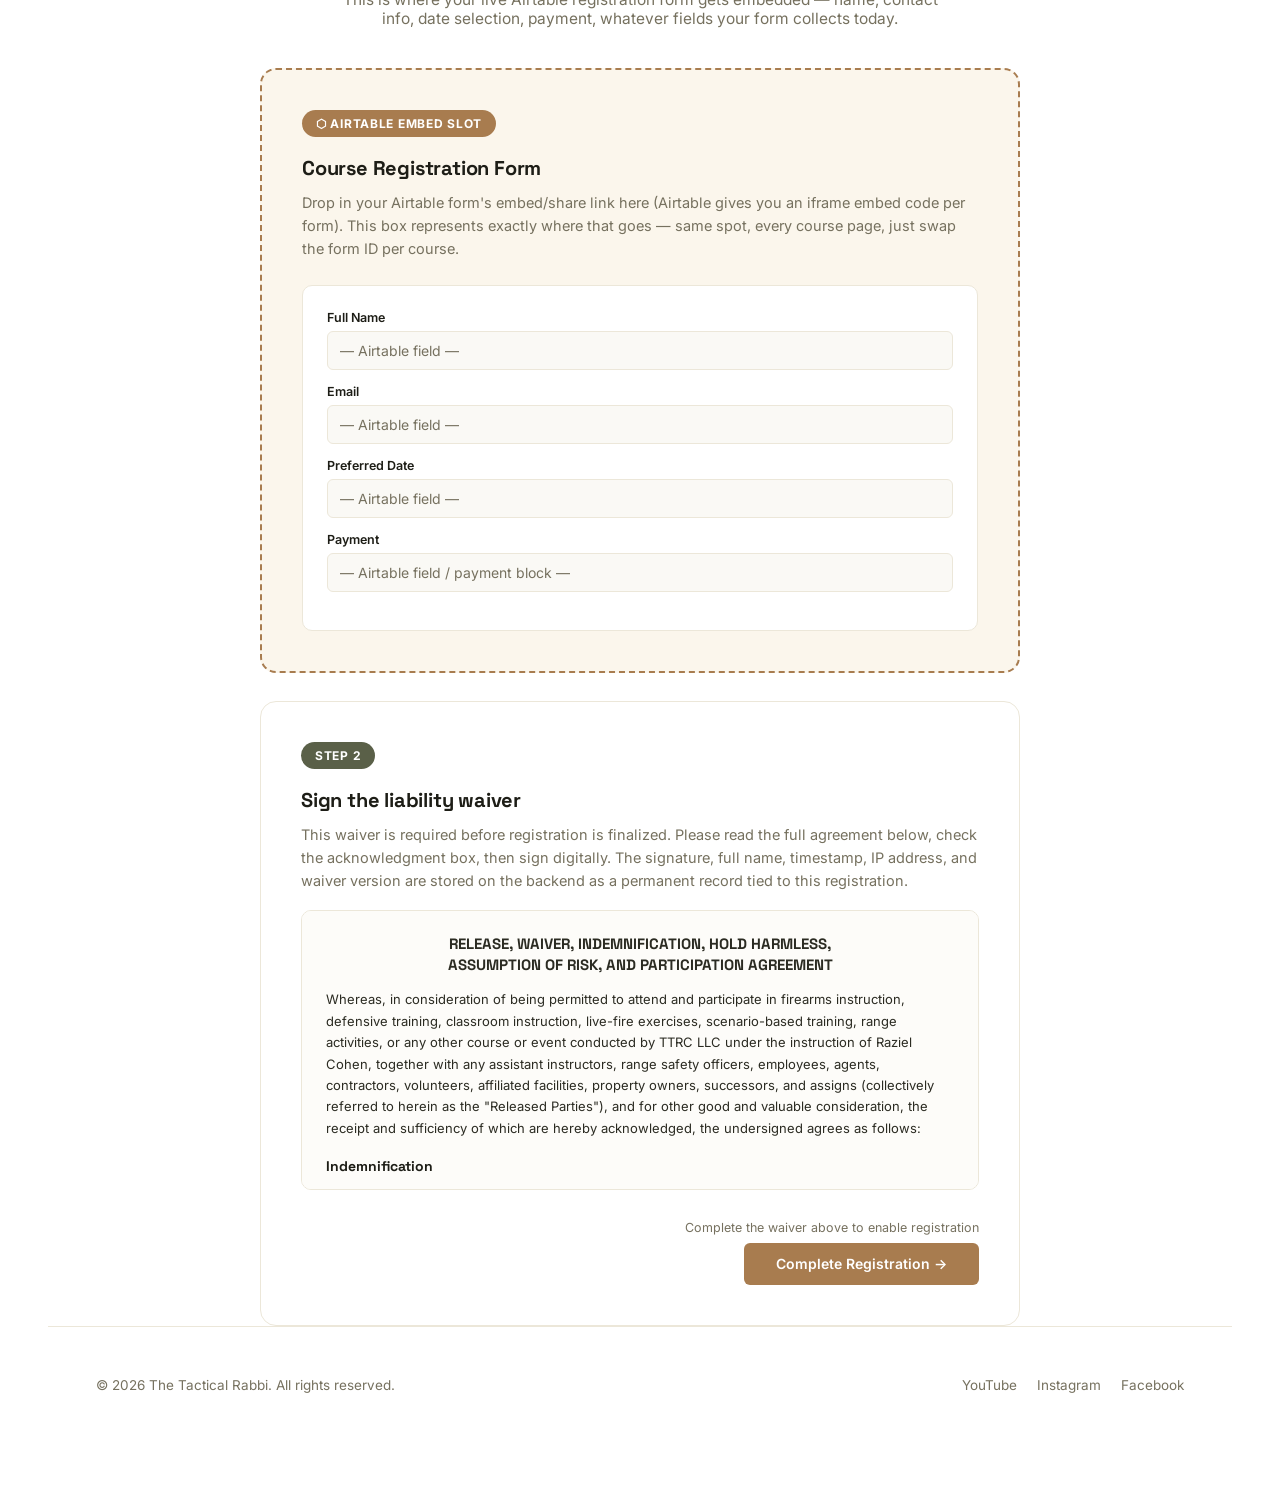
<file: site/course-detail-active-shooter-response.html>
<!DOCTYPE html>
<html lang="en">
<head>
<meta charset="UTF-8">
<meta name="viewport" content="width=device-width, initial-scale=1">
<title>Active Shooter Response — The Tactical Rabbi</title>
<link rel="stylesheet" href="css/base.css">
<style>
  .breadcrumb{padding:18px 48px 0;font-size:13px;color:var(--muted);}
  .breadcrumb a{color:var(--muted);text-decoration:none;}
  .breadcrumb a:hover{color:var(--coyote);}

  .course-hero{display:grid;grid-template-columns:1.1fr 0.9fr;gap:48px;padding:30px 48px 60px;align-items:start;}
  .course-hero .img-frame{
    width:100%;height:460px;border-radius:16px;background:#f3efe4;
    display:flex;align-items:center;justify-content:center;overflow:hidden;
    border:1px solid var(--line);
  }
  .course-hero img{max-width:100%;max-height:100%;width:auto;height:auto;object-fit:contain;display:block;}

  .course-info .tag-mini{font-size:12px;font-weight:700;text-transform:uppercase;color:var(--olive);letter-spacing:0.08em;}
  .course-info h1{font-size:36px;margin:8px 0 16px;}
  .course-info p.desc{color:var(--muted);font-size:16px;line-height:1.65;margin-bottom:24px;}

  .meta-grid{display:grid;grid-template-columns:1fr 1fr;gap:14px;margin-bottom:28px;}
  .meta-box{border:1px solid var(--line);border-radius:10px;padding:14px 16px;}
  .meta-box .k{font-size:11px;text-transform:uppercase;letter-spacing:0.08em;color:var(--muted);margin-bottom:4px;}
  .meta-box .v{font-family:'Space Grotesk';font-weight:700;font-size:17px;}

  .price-cta{display:flex;align-items:center;justify-content:space-between;border-top:1px solid var(--line);padding-top:24px;flex-wrap:wrap;gap:14px;}
  .price-cta .price{font-family:'Space Grotesk';font-weight:700;font-size:28px;}
  .price-cta .price span{font-size:14px;color:var(--muted);font-weight:500;display:block;}

  .registration{background:var(--panel);border-top:1px solid var(--line);padding:70px 48px;}
  .reg-head{text-align:center;max-width:620px;margin:0 auto 40px;}
  .reg-head h2{font-size:30px;margin-bottom:10px;}
  .reg-head p{color:var(--muted);font-size:15.5px;}

  .reg-wrap{max-width:760px;margin:0 auto;border:2px dashed var(--coyote);border-radius:16px;padding:40px;background:#fbf6ec;}
  .reg-wrap .slot-label{
    display:inline-flex;align-items:center;gap:8px;background:var(--coyote);color:#fff;
    font-size:12px;font-weight:700;text-transform:uppercase;letter-spacing:0.06em;
    padding:6px 14px;border-radius:999px;margin-bottom:18px;
  }
  .reg-wrap h3{font-size:20px;margin-bottom:10px;}
  .reg-wrap p{color:var(--muted);font-size:14.5px;line-height:1.6;margin-bottom:0;}
  .airtable-mock{
    margin-top:24px;background:#fff;border:1px solid var(--line);border-radius:10px;padding:24px;
  }
  .airtable-mock .field{margin-bottom:14px;}
  .airtable-mock .field-label{font-size:12.5px;font-weight:600;color:var(--ink);margin-bottom:6px;display:block;}
  .airtable-mock .field-input{
    border:1px solid var(--line);border-radius:6px;padding:10px 12px;font-size:14px;color:var(--muted);background:#faf9f5;
  }

  .waiver{max-width:760px;margin:28px auto 0;border:1px solid var(--line);border-radius:16px;padding:40px;background:var(--panel);}
  .waiver .step-tag{
    display:inline-flex;align-items:center;gap:8px;background:var(--olive);color:#fff;
    font-size:12px;font-weight:700;text-transform:uppercase;letter-spacing:0.06em;
    padding:6px 14px;border-radius:999px;margin-bottom:18px;
  }
  .waiver h3{font-size:20px;margin-bottom:10px;}
  .waiver p.intro{color:var(--muted);font-size:14.5px;line-height:1.6;margin-bottom:18px;}

  .terms-box{
    border:1px solid var(--line);border-radius:10px;background:#fdfcf9;padding:22px 24px;
    height:280px;overflow-y:scroll;margin-bottom:18px;font-size:13px;line-height:1.65;color:var(--charcoal);
  }
  .terms-box h4{font-family:'Space Grotesk';font-size:14px;margin:16px 0 8px;color:var(--ink);}
  .terms-box h4:first-child{margin-top:0;}
  .terms-box ul{margin:6px 0 6px 18px;}
  .terms-box li{margin-bottom:3px;}
  .terms-box .doc-title{font-family:'Space Grotesk';font-weight:700;font-size:15px;text-align:center;margin-bottom:14px;line-height:1.4;}
  .scroll-hint{font-size:11.5px;color:var(--muted);text-align:center;margin-top:-12px;margin-bottom:16px;}

  .check-row{display:flex;align-items:flex-start;gap:10px;font-size:13.5px;color:var(--charcoal);margin-bottom:12px;}
  .check-row input[type=checkbox]{margin-top:3px;width:16px;height:16px;accent-color:var(--coyote);flex-shrink:0;cursor:pointer;}
  .check-row label{cursor:pointer;line-height:1.5;}

  .sig-field{margin-bottom:16px;}
  .sig-field label{display:block;font-size:13px;font-weight:600;margin-bottom:6px;color:var(--charcoal);}
  .sig-field input[type=text]{
    width:100%;border:1px solid var(--line);border-radius:8px;padding:11px 14px;font-size:14px;
    background:#fdfcf9;color:var(--ink);font-family:'Inter';
  }
  .sig-field input[type=text]:focus{outline:none;border-color:var(--coyote);background:#fff;}

  .sig-pad-wrap{margin-bottom:10px;}
  #sigCanvas{
    width:100%;height:150px;border:1px solid var(--line);border-radius:10px;background:#fff;
    cursor:crosshair;touch-action:none;display:block;
  }
  .sig-controls{display:flex;justify-content:space-between;align-items:center;margin-bottom:18px;}
  .sig-controls .sig-status{font-size:12.5px;color:var(--muted);}
  .sig-controls .sig-status.signed{color:var(--olive);font-weight:600;}
  .clear-btn{
    background:none;border:1px solid var(--line);border-radius:6px;padding:6px 14px;font-size:12.5px;
    color:var(--muted);cursor:pointer;font-family:'Inter';
  }
  .clear-btn:hover{border-color:var(--coyote);color:var(--coyote);}

  .record-note{
    font-size:12.5px;color:var(--olive);background:#f4f5ef;border:1px solid var(--line);border-radius:8px;
    padding:10px 14px;
  }

  .submit-bar{max-width:760px;margin:30px auto 0;display:flex;flex-direction:column;align-items:flex-end;gap:8px;}
  .submit-bar .gate-note{font-size:12.5px;color:var(--muted);}
  .submit-bar .form-success{max-width:100%;}

  .gear-section{background:var(--panel);padding:0 48px 60px;}
  .gear-section .inner{max-width:920px;margin:0 auto;border-top:1px solid var(--line);padding-top:50px;}
  .gear-head{text-align:center;max-width:640px;margin:0 auto 36px;}
  .gear-head h2{font-size:28px;margin-bottom:10px;}
  .gear-head p{color:var(--muted);font-size:15px;line-height:1.6;}
  .gear-grid{display:grid;grid-template-columns:1fr 1fr;gap:28px;}
  .gear-col{border:1px solid var(--line);border-radius:14px;padding:26px 28px;background:#fff;}
  .gear-col.required{border-color:var(--coyote);}
  .gear-col h4{font-family:'Space Grotesk';font-size:14px;text-transform:uppercase;letter-spacing:0.07em;margin-bottom:16px;display:flex;align-items:center;gap:8px;}
  .gear-col.required h4{color:var(--coyote);}
  .gear-col.recommended h4{color:var(--olive);}
  .gear-col ul{list-style:none;}
  .gear-col li{position:relative;padding-left:22px;margin-bottom:11px;font-size:14.5px;line-height:1.5;color:var(--charcoal);}
  .gear-col li::before{content:'';position:absolute;left:0;top:6px;width:9px;height:9px;border-radius:2px;background:var(--coyote);}
  .gear-col.recommended li::before{background:var(--olive);}
  .gear-note{margin-top:18px;font-size:13px;color:var(--muted);background:#f4f5ef;border:1px solid var(--line);border-radius:8px;padding:12px 16px;}
  @media (max-width:720px){
    .course-hero{grid-template-columns:1fr;padding:24px 24px 40px;}
    .gear-grid{grid-template-columns:1fr;}
    .gear-section{padding:0 24px 40px;}
    .registration{padding:48px 24px;}
    .waiver{padding:24px;}
  }
</style>
</head>
<body>

<header>
  <a class="brandmark" href="index.html">THE TACTICAL RABBI</a>
  <nav>
    <ul>
      <li><a href="about.html">About</a></li>
      <li><a href="courses.html" class="active">Courses</a></li>
      <li><a href="merch.html">Merch</a></li>
      <li><a href="contact.html">Contact</a></li>
    </ul>
  </nav>
  <button class="nav-toggle" aria-label="Toggle menu" aria-expanded="false"><span></span><span></span><span></span></button>
  <a class="cta-btn" href="#register">Book Training</a>
</header>

<div class="breadcrumb"><a href="courses.html">Courses</a> / Active Shooter Response</div>

<div class="course-hero">
  <div class="img-frame"><img src="images/asr-1.png" alt="Active Shooter Response"></div>
  <div class="course-info">
    <span class="tag-mini">Response</span>
    <h1>Active Shooter Response</h1>
    <p class="desc">Scenario-driven training on recognizing, responding to, and surviving an active threat — for armed and unarmed civilians alike. Covers movement, cover, communication, and decision-making under stress.</p>

    <div class="meta-grid">
      <div class="meta-box"><div class="k">Duration</div><div class="v">4 Hours</div></div>
      <div class="meta-box"><div class="k">Location</div><div class="v">Henryville, PA</div></div>
      <div class="meta-box"><div class="k">Skill Level</div><div class="v">All Levels</div></div>
      <div class="meta-box"><div class="k">Group Size</div><div class="v">Up to 8</div></div>
    </div>

    <div class="price-cta">
      <div class="price">$275 <span>per student</span></div>
      <a class="cta-btn" href="#register">Register Below ↓</a>
    </div>
  </div>
</div>

<div class="gear-section">
  <div class="inner">
    <div class="gear-head">
      <span class="label">Before you arrive</span>
      <h2>What it covers &amp; what to bring</h2>
    </div>
    <div class="gear-grid">
      <div class="gear-col recommended">
        <h4>● What It Covers</h4>
        <ul>
          <li>Fundamentals Recap</li>
          <li>Medical Intro</li>
          <li>Advanced Malfunction Clearing</li>
          <li>Advanced Barricade Usage</li>
          <li>Tourniquet Application</li>
          <li>Hostage Drills</li>
          <li>Shooting Positions</li>
          <li>Team Threat Drills</li>
          <li>Self Aid</li>
          <li>Single Hand Shooting</li>
        </ul>
      </div>
      <div class="gear-col required">
        <h4>● What You Need</h4>
        <ul>
          <li>1 Pistol</li>
          <li>1 Holster</li>
          <li>3 Magazines and carriers</li>
          <li>250 Rounds of ammunition</li>
          <li>Eye and ear protection</li>
          <li>Sun Hat</li>
          <li>Long Pants</li>
          <li>Closed-toe shoes</li>
          <li>Food & water</li>
        </ul>
      </div>
    </div>
    <div class="gear-note" style="border-color:var(--coyote);background:#fbf1e9;color:var(--charcoal);font-weight:600;">⚠ This course involves rolling in mud and simulated blood as part of the scenario work — don't wear anything you care too much about!</div>
    <div class="gear-note">While this training course is scheduled for up to 4 hours, the actual duration may vary depending on class size and participation. Smaller groups often allow us to move more efficiently through the material. Please note that the full value and curriculum are delivered regardless of course length. We appreciate your understanding.</div>
  </div>
</div>

<div class="registration" id="register">
  <div class="reg-head">
    <span class="label">Step 1</span>
    <h2>Register for this course</h2>
    <p>This is where your live Airtable registration form gets embedded — name, contact info, date selection, payment, whatever fields your form collects today.</p>
  </div>

  <div class="reg-wrap">
    <span class="slot-label">⬡ Airtable embed slot</span>
    <h3>Course Registration Form</h3>
    <p>Drop in your Airtable form's embed/share link here (Airtable gives you an iframe embed code per form). This box represents exactly where that goes — same spot, every course page, just swap the form ID per course.</p>

    <div class="airtable-mock">
      <div class="field"><span class="field-label">Full Name</span><div class="field-input">— Airtable field —</div></div>
      <div class="field"><span class="field-label">Email</span><div class="field-input">— Airtable field —</div></div>
      <div class="field"><span class="field-label">Preferred Date</span><div class="field-input">— Airtable field —</div></div>
      <div class="field"><span class="field-label">Payment</span><div class="field-input">— Airtable field / payment block —</div></div>
    </div>
  </div>

  <div class="waiver">
    <span class="step-tag">Step 2</span>
    <h3>Sign the liability waiver</h3>
    <p class="intro">This waiver is required before registration is finalized. Please read the full agreement below, check the acknowledgment box, then sign digitally. The signature, full name, timestamp, IP address, and waiver version are stored on the backend as a permanent record tied to this registration.</p>

    <div class="terms-box" id="termsBox">
      <div class="doc-title">RELEASE, WAIVER, INDEMNIFICATION, HOLD HARMLESS,<br>ASSUMPTION OF RISK, AND PARTICIPATION AGREEMENT</div>

      <p>Whereas, in consideration of being permitted to attend and participate in firearms instruction, defensive training, classroom instruction, live-fire exercises, scenario-based training, range activities, or any other course or event conducted by TTRC LLC under the instruction of Raziel Cohen, together with any assistant instructors, range safety officers, employees, agents, contractors, volunteers, affiliated facilities, property owners, successors, and assigns (collectively referred to herein as the "Released Parties"), and for other good and valuable consideration, the receipt and sufficiency of which are hereby acknowledged, the undersigned agrees as follows:</p>

      <h4>Indemnification</h4>
      <p>The undersigned agrees to indemnify, defend, and hold harmless the Released Parties from and against any and all claims, demands, causes of action, lawsuits, damages, judgments, liabilities, fines, penalties, costs, expenses, attorney's fees, or losses of any nature whatsoever arising out of, related to, or connected with:</p>
      <ul>
        <li>The undersigned's attendance at or participation in any course or activity;</li>
        <li>The handling, loading, unloading, possession, transportation, storage, or discharge of any firearm;</li>
        <li>The use of any ammunition, magazines, optics, suppressors, holsters, medical equipment, knives, or other equipment;</li>
        <li>The undersigned's presence upon or use of any range, classroom, building, parking area, land, or other premises used for instruction ("Premises");</li>
        <li>Any act, omission, negligence, or misconduct of the undersigned.</li>
      </ul>

      <h4>Waiver and Release</h4>
      <p>The undersigned, on behalf of himself/herself and his/her executors, administrators, personal representatives, heirs, successors, assigns, and next of kin, knowingly and voluntarily waives, releases, acquits, and forever discharges the Released Parties from any and all claims, demands, actions, liabilities, damages, losses, costs, expenses, or causes of action of every kind whatsoever, whether known or unknown, anticipated or unanticipated, including claims arising from personal injury, illness, disability, property damage, emotional distress, or death, arising out of or relating in any manner to:</p>
      <ul>
        <li>Participation in any training or course;</li>
        <li>Use of the Premises;</li>
        <li>Any latent or patent defects of the Premises;</li>
        <li>Firearms instruction;</li>
        <li>Live-fire exercises;</li>
        <li>The discharge of firearms;</li>
        <li>The handling of firearms or equipment by any participant;</li>
        <li>Property belonging to the undersigned, whether or not entrusted to the Released Parties.</li>
      </ul>

      <h4>Assumption of Risk</h4>
      <p>The undersigned acknowledges that firearms training is an inherently dangerous activity involving known and unknown risks that cannot be completely eliminated through reasonable care. The undersigned voluntarily assumes all risks associated with participation, including but not limited to:</p>
      <ul>
        <li>Accidental discharge of firearms;</li>
        <li>Ricochets;</li>
        <li>Projectile fragments;</li>
        <li>Equipment malfunctions;</li>
        <li>Exposure to loud noise;</li>
        <li>Flying debris;</li>
        <li>Physical exertion;</li>
        <li>Slip, trip, or fall hazards;</li>
        <li>Negligence of other participants;</li>
        <li>Permanent injury;</li>
        <li>Disability; or</li>
        <li>Death.</li>
      </ul>
      <p>The undersigned voluntarily elects to participate despite these risks.</p>

      <h4>Firearm Safety Acknowledgment</h4>
      <p>The undersigned certifies that he/she understands and agrees to abide by the universally accepted Four Fundamental Rules of Firearm Safety:</p>
      <ul>
        <li>Treat every firearm as if it is loaded.</li>
        <li>Never allow the muzzle to point at anything you are not willing to destroy.</li>
        <li>Keep your finger off the trigger until your sights are on target and you have made the conscious decision to fire.</li>
        <li>Be sure of your target, what is beyond it, and what is around it.</li>
      </ul>
      <p>The undersigned further agrees to obey all range commands, instructor directions, safety briefings, and range procedures at all times. Failure to follow any safety instruction may result in immediate removal from the course without refund.</p>

      <h4>Responsibility for Firearms and Equipment</h4>
      <p>The undersigned acknowledges that he/she is solely responsible for every firearm, magazine, ammunition, optic, suppressor, holster, body armor, medical equipment, knife, accessory, or other equipment brought to any TTRC LLC course. The Released Parties make no representations regarding the legality or suitability of any participant's equipment. The undersigned certifies that he/she alone is responsible for ensuring compliance with all applicable federal, state, and local laws regarding the possession, transportation, ownership, configuration, carrying, storage, and use of any equipment brought to the course. The undersigned further acknowledges that the Released Parties do not provide legal advice regarding firearms laws and that it is the participant's responsibility to know and comply with all applicable laws before attending.</p>

      <h4>Compliance with Instructor Directions</h4>
      <p>The undersigned agrees to immediately comply with all verbal and written instructions issued by any member of the Released Parties. The undersigned understands that the Instructor has sole discretion to remove any participant whose conduct is determined to be unsafe, reckless, disruptive, threatening, impaired, or otherwise detrimental to the safety of the course. Removal from the course may occur without refund.</p>

      <h4>Acknowledgment</h4>
      <p>The undersigned certifies that he/she has carefully read this Agreement in its entirety, fully understands its contents, understands that substantial legal rights are being waived, has had adequate opportunity to ask questions, and signs this Agreement voluntarily and without coercion.</p>

      <h4>Severability</h4>
      <p>The undersigned expressly agrees that this Agreement is intended to be as broad and inclusive as permitted by applicable law. If any provision is determined to be invalid, illegal, or unenforceable, the remaining provisions shall remain in full force and effect.</p>

      <h4>Cumulative Remedies</h4>
      <p>No remedy conferred by any provision of this Agreement shall be deemed exclusive of any other remedy available at law or in equity. The exercise of any remedy by the Released Parties shall not constitute a waiver of any other available remedy.</p>

      <h4>Governing Law and Venue</h4>
      <p>This Agreement shall be governed by and interpreted under the laws of the State of New Jersey without regard to conflict of law principles. Any legal action arising from or relating to this Agreement or participation in any activity conducted by TTRC LLC shall be brought exclusively in a court of competent jurisdiction located within the State of New Jersey.</p>

      <h4>Electronic Signature</h4>
      <p>The undersigned agrees that checking the acknowledgment box and electronically signing this Agreement constitutes a legally binding electronic signature with the same force and effect as an original handwritten signature. The undersigned further acknowledges that he/she has had the opportunity to read this Agreement before signing and voluntarily agrees to be bound by all of its terms. This Agreement shall be binding upon the undersigned and his/her executors, administrators, personal representatives, heirs, successors, and assigns.</p>

    <div class="scroll-hint" id="scrollHint">↓ scroll to read the full agreement ↓</div>

    <div class="check-row">
      <input type="checkbox" id="ackCheck">
      <label for="ackCheck">I have read this Agreement in its entirety, understand that I am waiving substantial legal rights, and voluntarily agree to be bound by all of its terms.</label>
    </div>
    <div class="check-row">
      <input type="checkbox" id="eligCheck">
      <label for="eligCheck">I confirm I meet the eligibility requirements for this course.</label>
    </div>

    <div class="sig-field">
      <label>Full Legal Name (typed) *</label>
      <input type="text" id="sigName" placeholder="Type your full legal name">
    </div>

    <div class="sig-field">
      <label>Signature *</label>
      <div class="sig-pad-wrap">
        <canvas id="sigCanvas"></canvas>
      </div>
      <div class="sig-controls">
        <span class="sig-status" id="sigStatus">Draw your signature above</span>
        <button class="clear-btn" id="clearSig" type="button">Clear</button>
      </div>
    </div>

    <div class="record-note">On submission, the backend stores: signature image, typed full name, timestamp, IP address, and this waiver's version ID — tied permanently to this registration record.</div>
  </div>

  <div class="submit-bar">
    <span class="gate-note" id="gateNote">Complete the waiver above to enable registration</span>
    <button class="cta-btn" id="submitBtn" style="background:var(--coyote);padding:14px 32px;" disabled>Complete Registration →</button>
    <div class="form-success" id="regSuccess">Registration recorded for this preview — a real submission will save to your registration backend once it's connected.</div>
  </div>
</div>

<footer>
  <div>© 2026 The Tactical Rabbi. All rights reserved.</div>
  <div><a href="#" target="_blank" rel="noopener">YouTube</a><a href="#" target="_blank" rel="noopener">Instagram</a><a href="#" target="_blank" rel="noopener">Facebook</a></div>
</footer>

<script src="js/nav.js"></script>
<script src="js/course-waiver.js"></script>
</body>
</html>
</file>
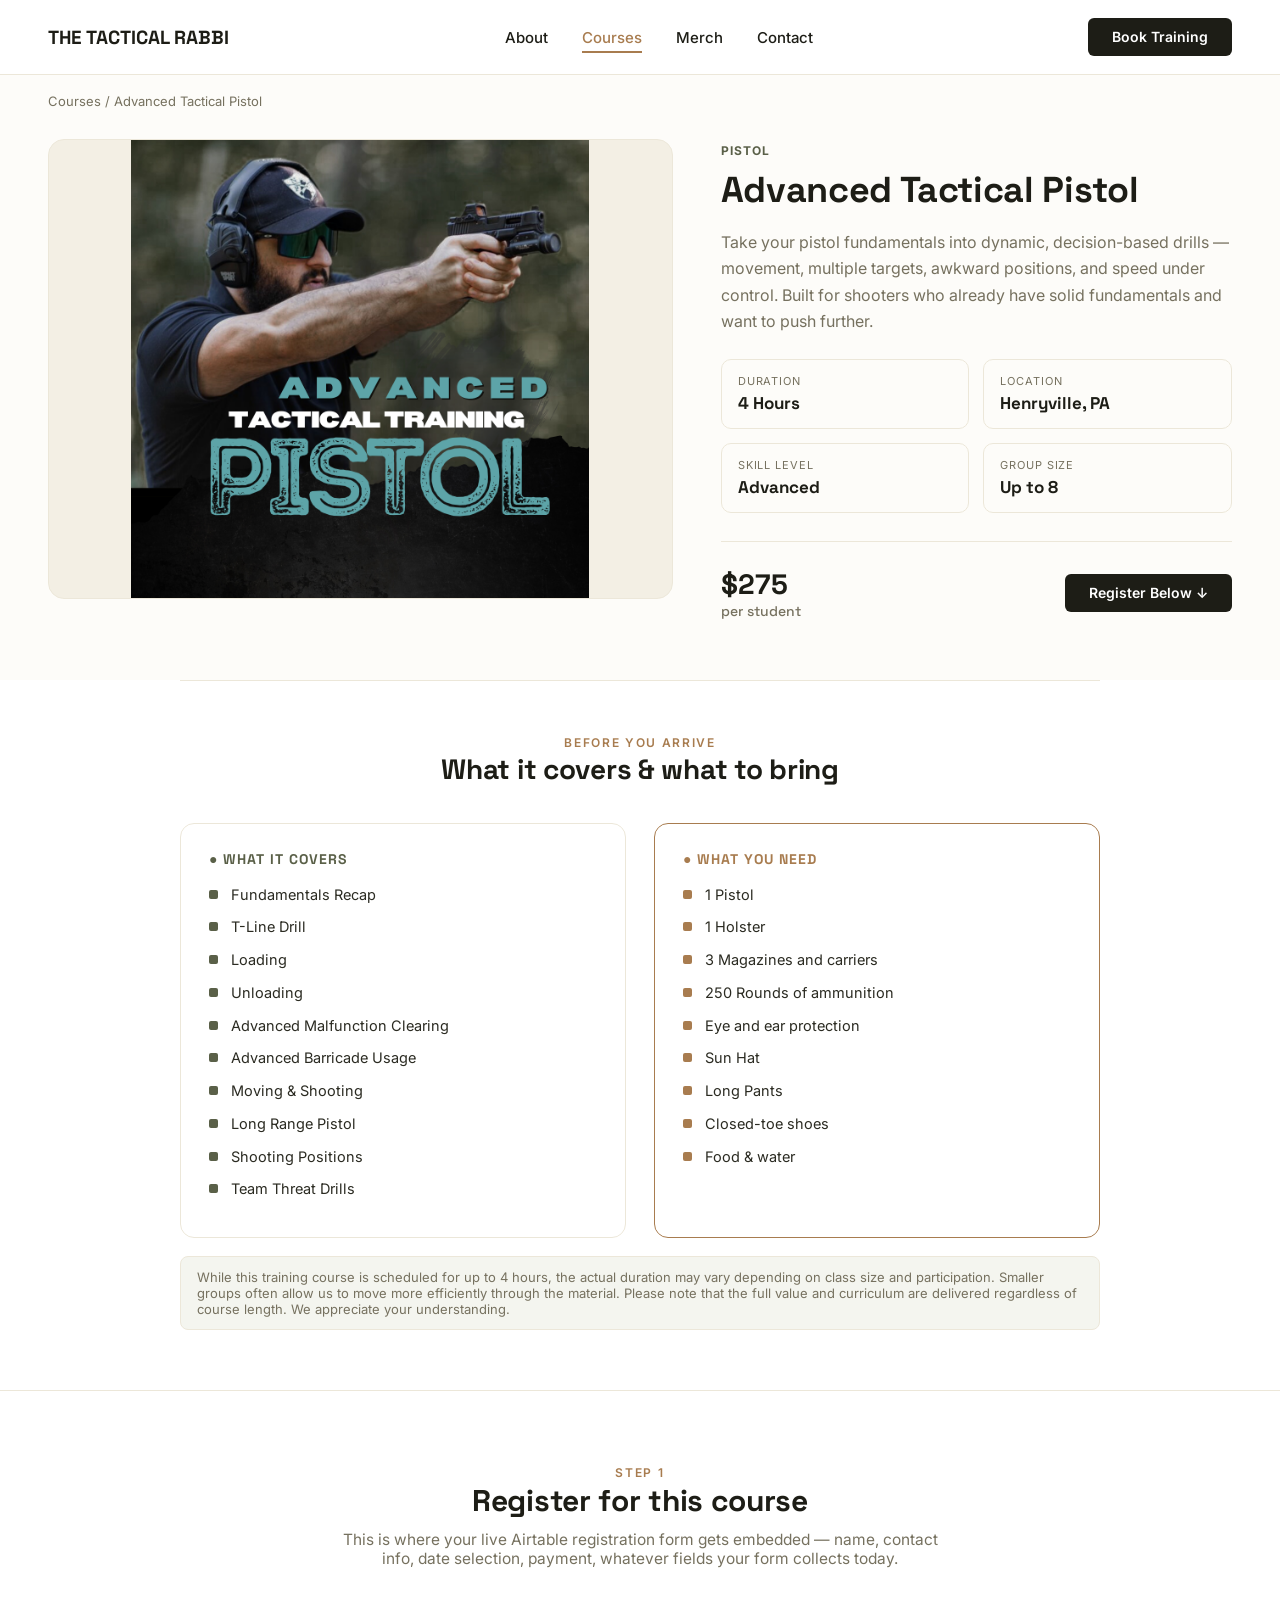
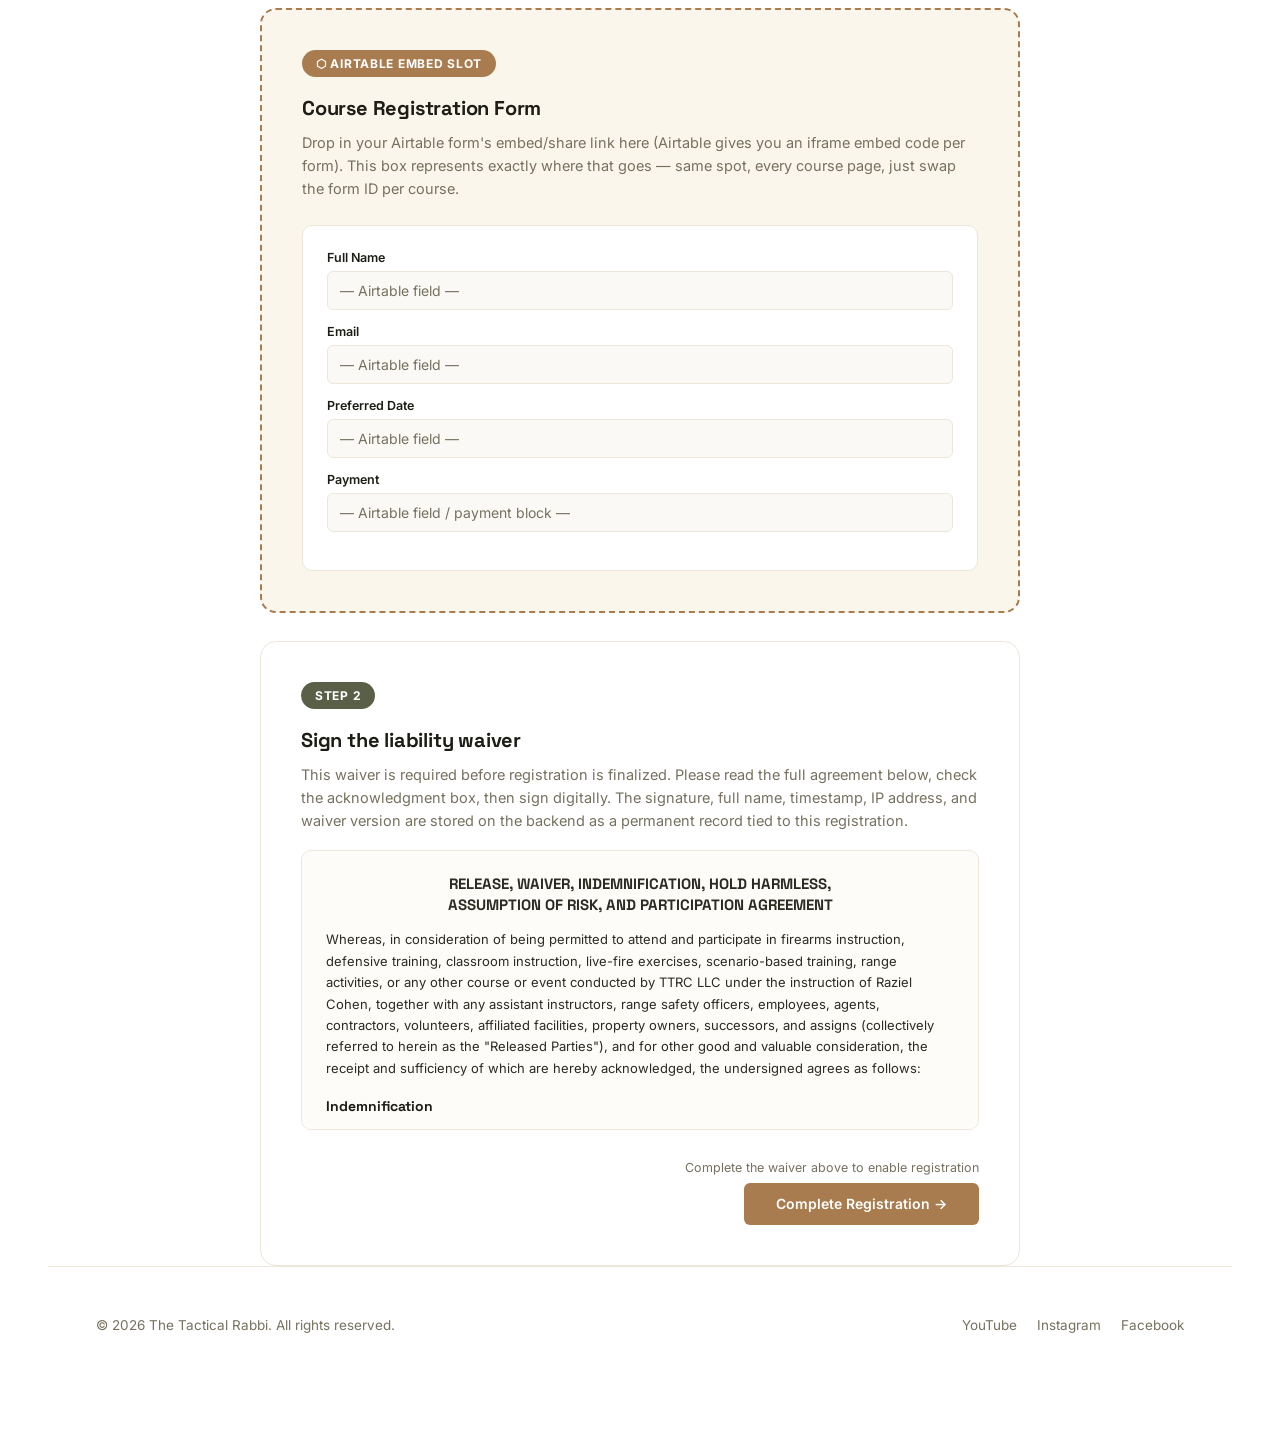
<file: site/course-detail-advanced-tactical-pistol.html>
<!DOCTYPE html>
<html lang="en">
<head>
<meta charset="UTF-8">
<meta name="viewport" content="width=device-width, initial-scale=1">
<title>Advanced Tactical Pistol — The Tactical Rabbi</title>
<link rel="stylesheet" href="css/base.css">
<style>
  .breadcrumb{padding:18px 48px 0;font-size:13px;color:var(--muted);}
  .breadcrumb a{color:var(--muted);text-decoration:none;}
  .breadcrumb a:hover{color:var(--coyote);}

  .course-hero{display:grid;grid-template-columns:1.1fr 0.9fr;gap:48px;padding:30px 48px 60px;align-items:start;}
  .course-hero .img-frame{
    width:100%;height:460px;border-radius:16px;background:#f3efe4;
    display:flex;align-items:center;justify-content:center;overflow:hidden;
    border:1px solid var(--line);
  }
  .course-hero img{max-width:100%;max-height:100%;width:auto;height:auto;object-fit:contain;display:block;}

  .course-info .tag-mini{font-size:12px;font-weight:700;text-transform:uppercase;color:var(--olive);letter-spacing:0.08em;}
  .course-info h1{font-size:36px;margin:8px 0 16px;}
  .course-info p.desc{color:var(--muted);font-size:16px;line-height:1.65;margin-bottom:24px;}

  .meta-grid{display:grid;grid-template-columns:1fr 1fr;gap:14px;margin-bottom:28px;}
  .meta-box{border:1px solid var(--line);border-radius:10px;padding:14px 16px;}
  .meta-box .k{font-size:11px;text-transform:uppercase;letter-spacing:0.08em;color:var(--muted);margin-bottom:4px;}
  .meta-box .v{font-family:'Space Grotesk';font-weight:700;font-size:17px;}

  .price-cta{display:flex;align-items:center;justify-content:space-between;border-top:1px solid var(--line);padding-top:24px;flex-wrap:wrap;gap:14px;}
  .price-cta .price{font-family:'Space Grotesk';font-weight:700;font-size:28px;}
  .price-cta .price span{font-size:14px;color:var(--muted);font-weight:500;display:block;}

  .registration{background:var(--panel);border-top:1px solid var(--line);padding:70px 48px;}
  .reg-head{text-align:center;max-width:620px;margin:0 auto 40px;}
  .reg-head h2{font-size:30px;margin-bottom:10px;}
  .reg-head p{color:var(--muted);font-size:15.5px;}

  .reg-wrap{max-width:760px;margin:0 auto;border:2px dashed var(--coyote);border-radius:16px;padding:40px;background:#fbf6ec;}
  .reg-wrap .slot-label{
    display:inline-flex;align-items:center;gap:8px;background:var(--coyote);color:#fff;
    font-size:12px;font-weight:700;text-transform:uppercase;letter-spacing:0.06em;
    padding:6px 14px;border-radius:999px;margin-bottom:18px;
  }
  .reg-wrap h3{font-size:20px;margin-bottom:10px;}
  .reg-wrap p{color:var(--muted);font-size:14.5px;line-height:1.6;margin-bottom:0;}
  .airtable-mock{
    margin-top:24px;background:#fff;border:1px solid var(--line);border-radius:10px;padding:24px;
  }
  .airtable-mock .field{margin-bottom:14px;}
  .airtable-mock .field-label{font-size:12.5px;font-weight:600;color:var(--ink);margin-bottom:6px;display:block;}
  .airtable-mock .field-input{
    border:1px solid var(--line);border-radius:6px;padding:10px 12px;font-size:14px;color:var(--muted);background:#faf9f5;
  }

  .waiver{max-width:760px;margin:28px auto 0;border:1px solid var(--line);border-radius:16px;padding:40px;background:var(--panel);}
  .waiver .step-tag{
    display:inline-flex;align-items:center;gap:8px;background:var(--olive);color:#fff;
    font-size:12px;font-weight:700;text-transform:uppercase;letter-spacing:0.06em;
    padding:6px 14px;border-radius:999px;margin-bottom:18px;
  }
  .waiver h3{font-size:20px;margin-bottom:10px;}
  .waiver p.intro{color:var(--muted);font-size:14.5px;line-height:1.6;margin-bottom:18px;}

  .terms-box{
    border:1px solid var(--line);border-radius:10px;background:#fdfcf9;padding:22px 24px;
    height:280px;overflow-y:scroll;margin-bottom:18px;font-size:13px;line-height:1.65;color:var(--charcoal);
  }
  .terms-box h4{font-family:'Space Grotesk';font-size:14px;margin:16px 0 8px;color:var(--ink);}
  .terms-box h4:first-child{margin-top:0;}
  .terms-box ul{margin:6px 0 6px 18px;}
  .terms-box li{margin-bottom:3px;}
  .terms-box .doc-title{font-family:'Space Grotesk';font-weight:700;font-size:15px;text-align:center;margin-bottom:14px;line-height:1.4;}
  .scroll-hint{font-size:11.5px;color:var(--muted);text-align:center;margin-top:-12px;margin-bottom:16px;}

  .check-row{display:flex;align-items:flex-start;gap:10px;font-size:13.5px;color:var(--charcoal);margin-bottom:12px;}
  .check-row input[type=checkbox]{margin-top:3px;width:16px;height:16px;accent-color:var(--coyote);flex-shrink:0;cursor:pointer;}
  .check-row label{cursor:pointer;line-height:1.5;}

  .sig-field{margin-bottom:16px;}
  .sig-field label{display:block;font-size:13px;font-weight:600;margin-bottom:6px;color:var(--charcoal);}
  .sig-field input[type=text]{
    width:100%;border:1px solid var(--line);border-radius:8px;padding:11px 14px;font-size:14px;
    background:#fdfcf9;color:var(--ink);font-family:'Inter';
  }
  .sig-field input[type=text]:focus{outline:none;border-color:var(--coyote);background:#fff;}

  .sig-pad-wrap{margin-bottom:10px;}
  #sigCanvas{
    width:100%;height:150px;border:1px solid var(--line);border-radius:10px;background:#fff;
    cursor:crosshair;touch-action:none;display:block;
  }
  .sig-controls{display:flex;justify-content:space-between;align-items:center;margin-bottom:18px;}
  .sig-controls .sig-status{font-size:12.5px;color:var(--muted);}
  .sig-controls .sig-status.signed{color:var(--olive);font-weight:600;}
  .clear-btn{
    background:none;border:1px solid var(--line);border-radius:6px;padding:6px 14px;font-size:12.5px;
    color:var(--muted);cursor:pointer;font-family:'Inter';
  }
  .clear-btn:hover{border-color:var(--coyote);color:var(--coyote);}

  .record-note{
    font-size:12.5px;color:var(--olive);background:#f4f5ef;border:1px solid var(--line);border-radius:8px;
    padding:10px 14px;
  }

  .submit-bar{max-width:760px;margin:30px auto 0;display:flex;flex-direction:column;align-items:flex-end;gap:8px;}
  .submit-bar .gate-note{font-size:12.5px;color:var(--muted);}
  .submit-bar .form-success{max-width:100%;}

  .gear-section{background:var(--panel);padding:0 48px 60px;}
  .gear-section .inner{max-width:920px;margin:0 auto;border-top:1px solid var(--line);padding-top:50px;}
  .gear-head{text-align:center;max-width:640px;margin:0 auto 36px;}
  .gear-head h2{font-size:28px;margin-bottom:10px;}
  .gear-head p{color:var(--muted);font-size:15px;line-height:1.6;}
  .gear-grid{display:grid;grid-template-columns:1fr 1fr;gap:28px;}
  .gear-col{border:1px solid var(--line);border-radius:14px;padding:26px 28px;background:#fff;}
  .gear-col.required{border-color:var(--coyote);}
  .gear-col h4{font-family:'Space Grotesk';font-size:14px;text-transform:uppercase;letter-spacing:0.07em;margin-bottom:16px;display:flex;align-items:center;gap:8px;}
  .gear-col.required h4{color:var(--coyote);}
  .gear-col.recommended h4{color:var(--olive);}
  .gear-col ul{list-style:none;}
  .gear-col li{position:relative;padding-left:22px;margin-bottom:11px;font-size:14.5px;line-height:1.5;color:var(--charcoal);}
  .gear-col li::before{content:'';position:absolute;left:0;top:6px;width:9px;height:9px;border-radius:2px;background:var(--coyote);}
  .gear-col.recommended li::before{background:var(--olive);}
  .gear-note{margin-top:18px;font-size:13px;color:var(--muted);background:#f4f5ef;border:1px solid var(--line);border-radius:8px;padding:12px 16px;}
  @media (max-width:720px){
    .course-hero{grid-template-columns:1fr;padding:24px 24px 40px;}
    .gear-grid{grid-template-columns:1fr;}
    .gear-section{padding:0 24px 40px;}
    .registration{padding:48px 24px;}
    .waiver{padding:24px;}
  }
</style>
</head>
<body>

<header>
  <a class="brandmark" href="index.html">THE TACTICAL RABBI</a>
  <nav>
    <ul>
      <li><a href="about.html">About</a></li>
      <li><a href="courses.html" class="active">Courses</a></li>
      <li><a href="merch.html">Merch</a></li>
      <li><a href="contact.html">Contact</a></li>
    </ul>
  </nav>
  <button class="nav-toggle" aria-label="Toggle menu" aria-expanded="false"><span></span><span></span><span></span></button>
  <a class="cta-btn" href="#register">Book Training</a>
</header>

<div class="breadcrumb"><a href="courses.html">Courses</a> / Advanced Tactical Pistol</div>

<div class="course-hero">
  <div class="img-frame"><img src="images/atp-1.jpg" alt="Advanced Tactical Pistol"></div>
  <div class="course-info">
    <span class="tag-mini">Pistol</span>
    <h1>Advanced Tactical Pistol</h1>
    <p class="desc">Take your pistol fundamentals into dynamic, decision-based drills — movement, multiple targets, awkward positions, and speed under control. Built for shooters who already have solid fundamentals and want to push further.</p>

    <div class="meta-grid">
      <div class="meta-box"><div class="k">Duration</div><div class="v">4 Hours</div></div>
      <div class="meta-box"><div class="k">Location</div><div class="v">Henryville, PA</div></div>
      <div class="meta-box"><div class="k">Skill Level</div><div class="v">Advanced</div></div>
      <div class="meta-box"><div class="k">Group Size</div><div class="v">Up to 8</div></div>
    </div>

    <div class="price-cta">
      <div class="price">$275 <span>per student</span></div>
      <a class="cta-btn" href="#register">Register Below ↓</a>
    </div>
  </div>
</div>

<div class="gear-section">
  <div class="inner">
    <div class="gear-head">
      <span class="label">Before you arrive</span>
      <h2>What it covers &amp; what to bring</h2>
    </div>
    <div class="gear-grid">
      <div class="gear-col recommended">
        <h4>● What It Covers</h4>
        <ul>
          <li>Fundamentals Recap</li>
          <li>T-Line Drill</li>
          <li>Loading</li>
          <li>Unloading</li>
          <li>Advanced Malfunction Clearing</li>
          <li>Advanced Barricade Usage</li>
          <li>Moving & Shooting</li>
          <li>Long Range Pistol</li>
          <li>Shooting Positions</li>
          <li>Team Threat Drills</li>
        </ul>
      </div>
      <div class="gear-col required">
        <h4>● What You Need</h4>
        <ul>
          <li>1 Pistol</li>
          <li>1 Holster</li>
          <li>3 Magazines and carriers</li>
          <li>250 Rounds of ammunition</li>
          <li>Eye and ear protection</li>
          <li>Sun Hat</li>
          <li>Long Pants</li>
          <li>Closed-toe shoes</li>
          <li>Food & water</li>
        </ul>
      </div>
    </div>
    <div class="gear-note">While this training course is scheduled for up to 4 hours, the actual duration may vary depending on class size and participation. Smaller groups often allow us to move more efficiently through the material. Please note that the full value and curriculum are delivered regardless of course length. We appreciate your understanding.</div>
  </div>
</div>

<div class="registration" id="register">
  <div class="reg-head">
    <span class="label">Step 1</span>
    <h2>Register for this course</h2>
    <p>This is where your live Airtable registration form gets embedded — name, contact info, date selection, payment, whatever fields your form collects today.</p>
  </div>

  <div class="reg-wrap">
    <span class="slot-label">⬡ Airtable embed slot</span>
    <h3>Course Registration Form</h3>
    <p>Drop in your Airtable form's embed/share link here (Airtable gives you an iframe embed code per form). This box represents exactly where that goes — same spot, every course page, just swap the form ID per course.</p>

    <div class="airtable-mock">
      <div class="field"><span class="field-label">Full Name</span><div class="field-input">— Airtable field —</div></div>
      <div class="field"><span class="field-label">Email</span><div class="field-input">— Airtable field —</div></div>
      <div class="field"><span class="field-label">Preferred Date</span><div class="field-input">— Airtable field —</div></div>
      <div class="field"><span class="field-label">Payment</span><div class="field-input">— Airtable field / payment block —</div></div>
    </div>
  </div>

  <div class="waiver">
    <span class="step-tag">Step 2</span>
    <h3>Sign the liability waiver</h3>
    <p class="intro">This waiver is required before registration is finalized. Please read the full agreement below, check the acknowledgment box, then sign digitally. The signature, full name, timestamp, IP address, and waiver version are stored on the backend as a permanent record tied to this registration.</p>

    <div class="terms-box" id="termsBox">
      <div class="doc-title">RELEASE, WAIVER, INDEMNIFICATION, HOLD HARMLESS,<br>ASSUMPTION OF RISK, AND PARTICIPATION AGREEMENT</div>

      <p>Whereas, in consideration of being permitted to attend and participate in firearms instruction, defensive training, classroom instruction, live-fire exercises, scenario-based training, range activities, or any other course or event conducted by TTRC LLC under the instruction of Raziel Cohen, together with any assistant instructors, range safety officers, employees, agents, contractors, volunteers, affiliated facilities, property owners, successors, and assigns (collectively referred to herein as the "Released Parties"), and for other good and valuable consideration, the receipt and sufficiency of which are hereby acknowledged, the undersigned agrees as follows:</p>

      <h4>Indemnification</h4>
      <p>The undersigned agrees to indemnify, defend, and hold harmless the Released Parties from and against any and all claims, demands, causes of action, lawsuits, damages, judgments, liabilities, fines, penalties, costs, expenses, attorney's fees, or losses of any nature whatsoever arising out of, related to, or connected with:</p>
      <ul>
        <li>The undersigned's attendance at or participation in any course or activity;</li>
        <li>The handling, loading, unloading, possession, transportation, storage, or discharge of any firearm;</li>
        <li>The use of any ammunition, magazines, optics, suppressors, holsters, medical equipment, knives, or other equipment;</li>
        <li>The undersigned's presence upon or use of any range, classroom, building, parking area, land, or other premises used for instruction ("Premises");</li>
        <li>Any act, omission, negligence, or misconduct of the undersigned.</li>
      </ul>

      <h4>Waiver and Release</h4>
      <p>The undersigned, on behalf of himself/herself and his/her executors, administrators, personal representatives, heirs, successors, assigns, and next of kin, knowingly and voluntarily waives, releases, acquits, and forever discharges the Released Parties from any and all claims, demands, actions, liabilities, damages, losses, costs, expenses, or causes of action of every kind whatsoever, whether known or unknown, anticipated or unanticipated, including claims arising from personal injury, illness, disability, property damage, emotional distress, or death, arising out of or relating in any manner to:</p>
      <ul>
        <li>Participation in any training or course;</li>
        <li>Use of the Premises;</li>
        <li>Any latent or patent defects of the Premises;</li>
        <li>Firearms instruction;</li>
        <li>Live-fire exercises;</li>
        <li>The discharge of firearms;</li>
        <li>The handling of firearms or equipment by any participant;</li>
        <li>Property belonging to the undersigned, whether or not entrusted to the Released Parties.</li>
      </ul>

      <h4>Assumption of Risk</h4>
      <p>The undersigned acknowledges that firearms training is an inherently dangerous activity involving known and unknown risks that cannot be completely eliminated through reasonable care. The undersigned voluntarily assumes all risks associated with participation, including but not limited to:</p>
      <ul>
        <li>Accidental discharge of firearms;</li>
        <li>Ricochets;</li>
        <li>Projectile fragments;</li>
        <li>Equipment malfunctions;</li>
        <li>Exposure to loud noise;</li>
        <li>Flying debris;</li>
        <li>Physical exertion;</li>
        <li>Slip, trip, or fall hazards;</li>
        <li>Negligence of other participants;</li>
        <li>Permanent injury;</li>
        <li>Disability; or</li>
        <li>Death.</li>
      </ul>
      <p>The undersigned voluntarily elects to participate despite these risks.</p>

      <h4>Firearm Safety Acknowledgment</h4>
      <p>The undersigned certifies that he/she understands and agrees to abide by the universally accepted Four Fundamental Rules of Firearm Safety:</p>
      <ul>
        <li>Treat every firearm as if it is loaded.</li>
        <li>Never allow the muzzle to point at anything you are not willing to destroy.</li>
        <li>Keep your finger off the trigger until your sights are on target and you have made the conscious decision to fire.</li>
        <li>Be sure of your target, what is beyond it, and what is around it.</li>
      </ul>
      <p>The undersigned further agrees to obey all range commands, instructor directions, safety briefings, and range procedures at all times. Failure to follow any safety instruction may result in immediate removal from the course without refund.</p>

      <h4>Responsibility for Firearms and Equipment</h4>
      <p>The undersigned acknowledges that he/she is solely responsible for every firearm, magazine, ammunition, optic, suppressor, holster, body armor, medical equipment, knife, accessory, or other equipment brought to any TTRC LLC course. The Released Parties make no representations regarding the legality or suitability of any participant's equipment. The undersigned certifies that he/she alone is responsible for ensuring compliance with all applicable federal, state, and local laws regarding the possession, transportation, ownership, configuration, carrying, storage, and use of any equipment brought to the course. The undersigned further acknowledges that the Released Parties do not provide legal advice regarding firearms laws and that it is the participant's responsibility to know and comply with all applicable laws before attending.</p>

      <h4>Compliance with Instructor Directions</h4>
      <p>The undersigned agrees to immediately comply with all verbal and written instructions issued by any member of the Released Parties. The undersigned understands that the Instructor has sole discretion to remove any participant whose conduct is determined to be unsafe, reckless, disruptive, threatening, impaired, or otherwise detrimental to the safety of the course. Removal from the course may occur without refund.</p>

      <h4>Acknowledgment</h4>
      <p>The undersigned certifies that he/she has carefully read this Agreement in its entirety, fully understands its contents, understands that substantial legal rights are being waived, has had adequate opportunity to ask questions, and signs this Agreement voluntarily and without coercion.</p>

      <h4>Severability</h4>
      <p>The undersigned expressly agrees that this Agreement is intended to be as broad and inclusive as permitted by applicable law. If any provision is determined to be invalid, illegal, or unenforceable, the remaining provisions shall remain in full force and effect.</p>

      <h4>Cumulative Remedies</h4>
      <p>No remedy conferred by any provision of this Agreement shall be deemed exclusive of any other remedy available at law or in equity. The exercise of any remedy by the Released Parties shall not constitute a waiver of any other available remedy.</p>

      <h4>Governing Law and Venue</h4>
      <p>This Agreement shall be governed by and interpreted under the laws of the State of New Jersey without regard to conflict of law principles. Any legal action arising from or relating to this Agreement or participation in any activity conducted by TTRC LLC shall be brought exclusively in a court of competent jurisdiction located within the State of New Jersey.</p>

      <h4>Electronic Signature</h4>
      <p>The undersigned agrees that checking the acknowledgment box and electronically signing this Agreement constitutes a legally binding electronic signature with the same force and effect as an original handwritten signature. The undersigned further acknowledges that he/she has had the opportunity to read this Agreement before signing and voluntarily agrees to be bound by all of its terms. This Agreement shall be binding upon the undersigned and his/her executors, administrators, personal representatives, heirs, successors, and assigns.</p>

    <div class="scroll-hint" id="scrollHint">↓ scroll to read the full agreement ↓</div>

    <div class="check-row">
      <input type="checkbox" id="ackCheck">
      <label for="ackCheck">I have read this Agreement in its entirety, understand that I am waiving substantial legal rights, and voluntarily agree to be bound by all of its terms.</label>
    </div>
    <div class="check-row">
      <input type="checkbox" id="eligCheck">
      <label for="eligCheck">I confirm I meet the eligibility requirements for this course.</label>
    </div>

    <div class="sig-field">
      <label>Full Legal Name (typed) *</label>
      <input type="text" id="sigName" placeholder="Type your full legal name">
    </div>

    <div class="sig-field">
      <label>Signature *</label>
      <div class="sig-pad-wrap">
        <canvas id="sigCanvas"></canvas>
      </div>
      <div class="sig-controls">
        <span class="sig-status" id="sigStatus">Draw your signature above</span>
        <button class="clear-btn" id="clearSig" type="button">Clear</button>
      </div>
    </div>

    <div class="record-note">On submission, the backend stores: signature image, typed full name, timestamp, IP address, and this waiver's version ID — tied permanently to this registration record.</div>
  </div>

  <div class="submit-bar">
    <span class="gate-note" id="gateNote">Complete the waiver above to enable registration</span>
    <button class="cta-btn" id="submitBtn" style="background:var(--coyote);padding:14px 32px;" disabled>Complete Registration →</button>
    <div class="form-success" id="regSuccess">Registration recorded for this preview — a real submission will save to your registration backend once it's connected.</div>
  </div>
</div>

<footer>
  <div>© 2026 The Tactical Rabbi. All rights reserved.</div>
  <div><a href="#" target="_blank" rel="noopener">YouTube</a><a href="#" target="_blank" rel="noopener">Instagram</a><a href="#" target="_blank" rel="noopener">Facebook</a></div>
</footer>

<script src="js/nav.js"></script>
<script src="js/course-waiver.js"></script>
</body>
</html>
</file>
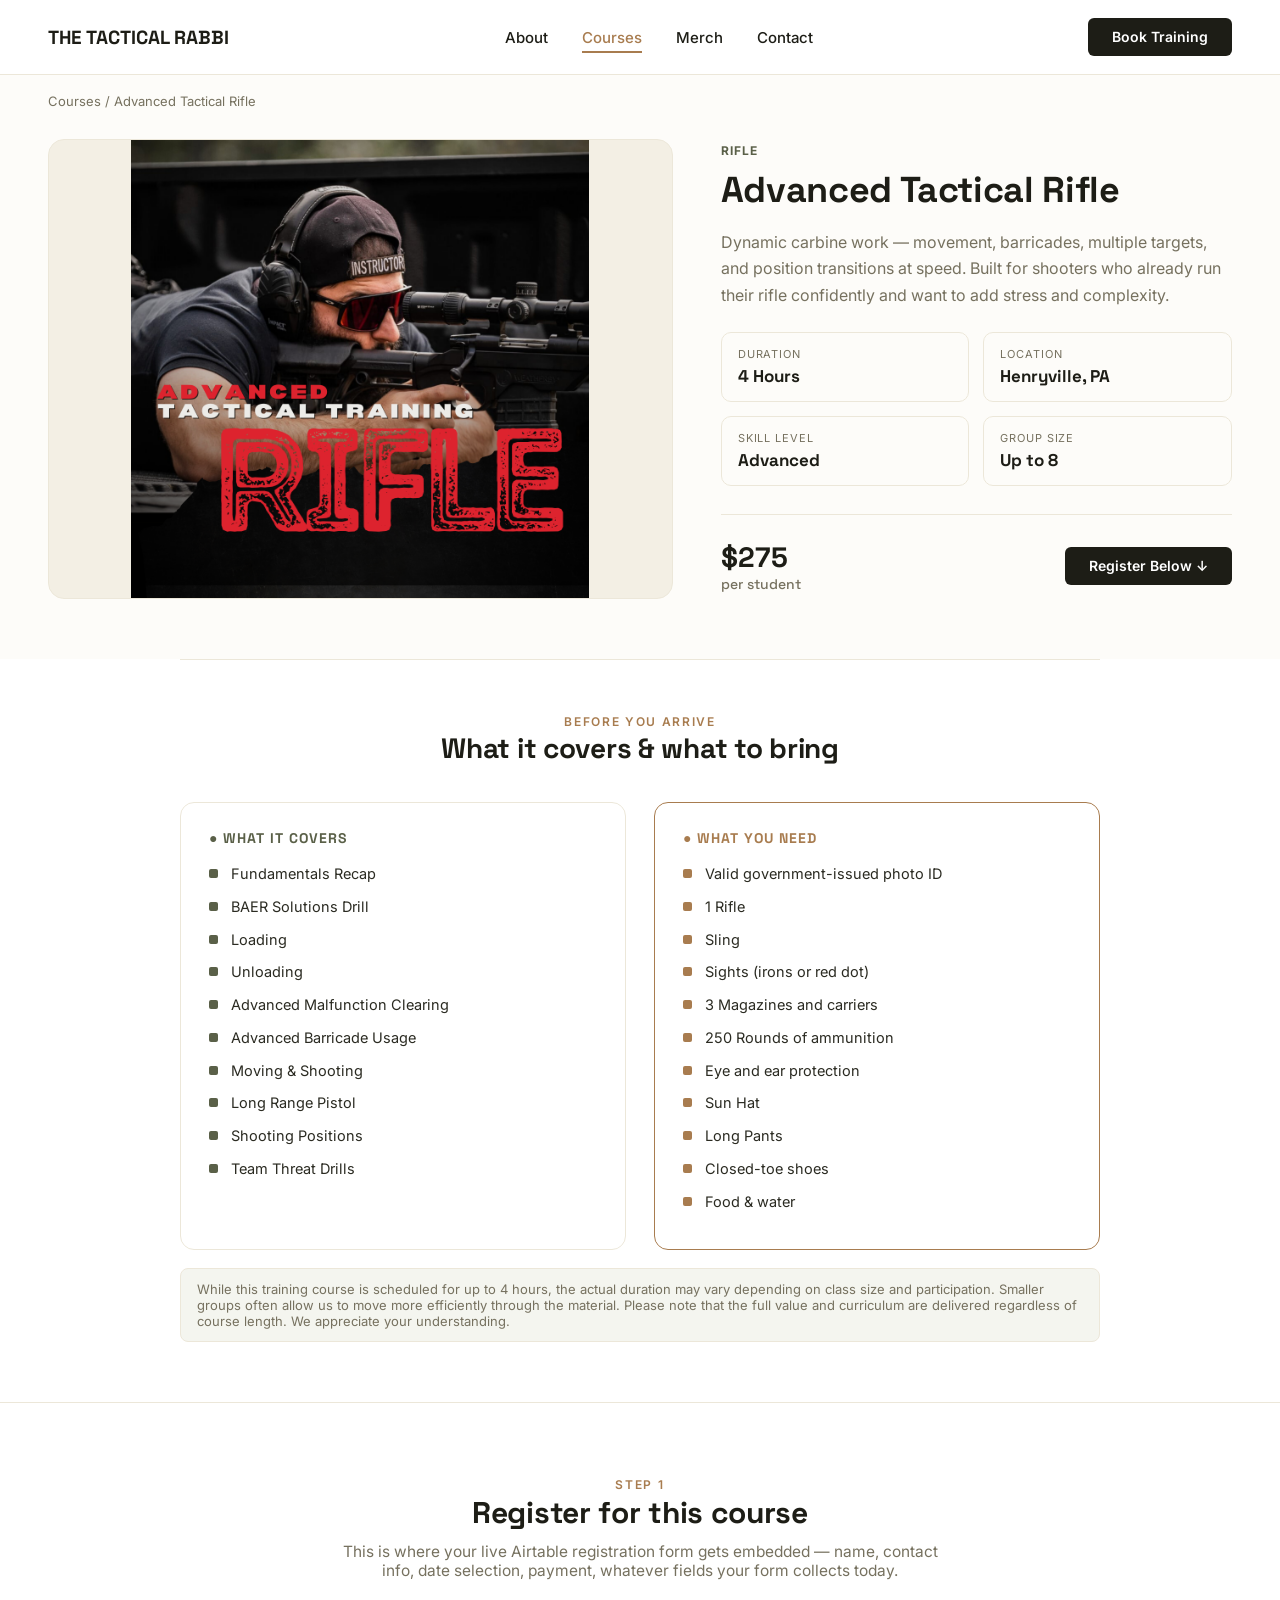
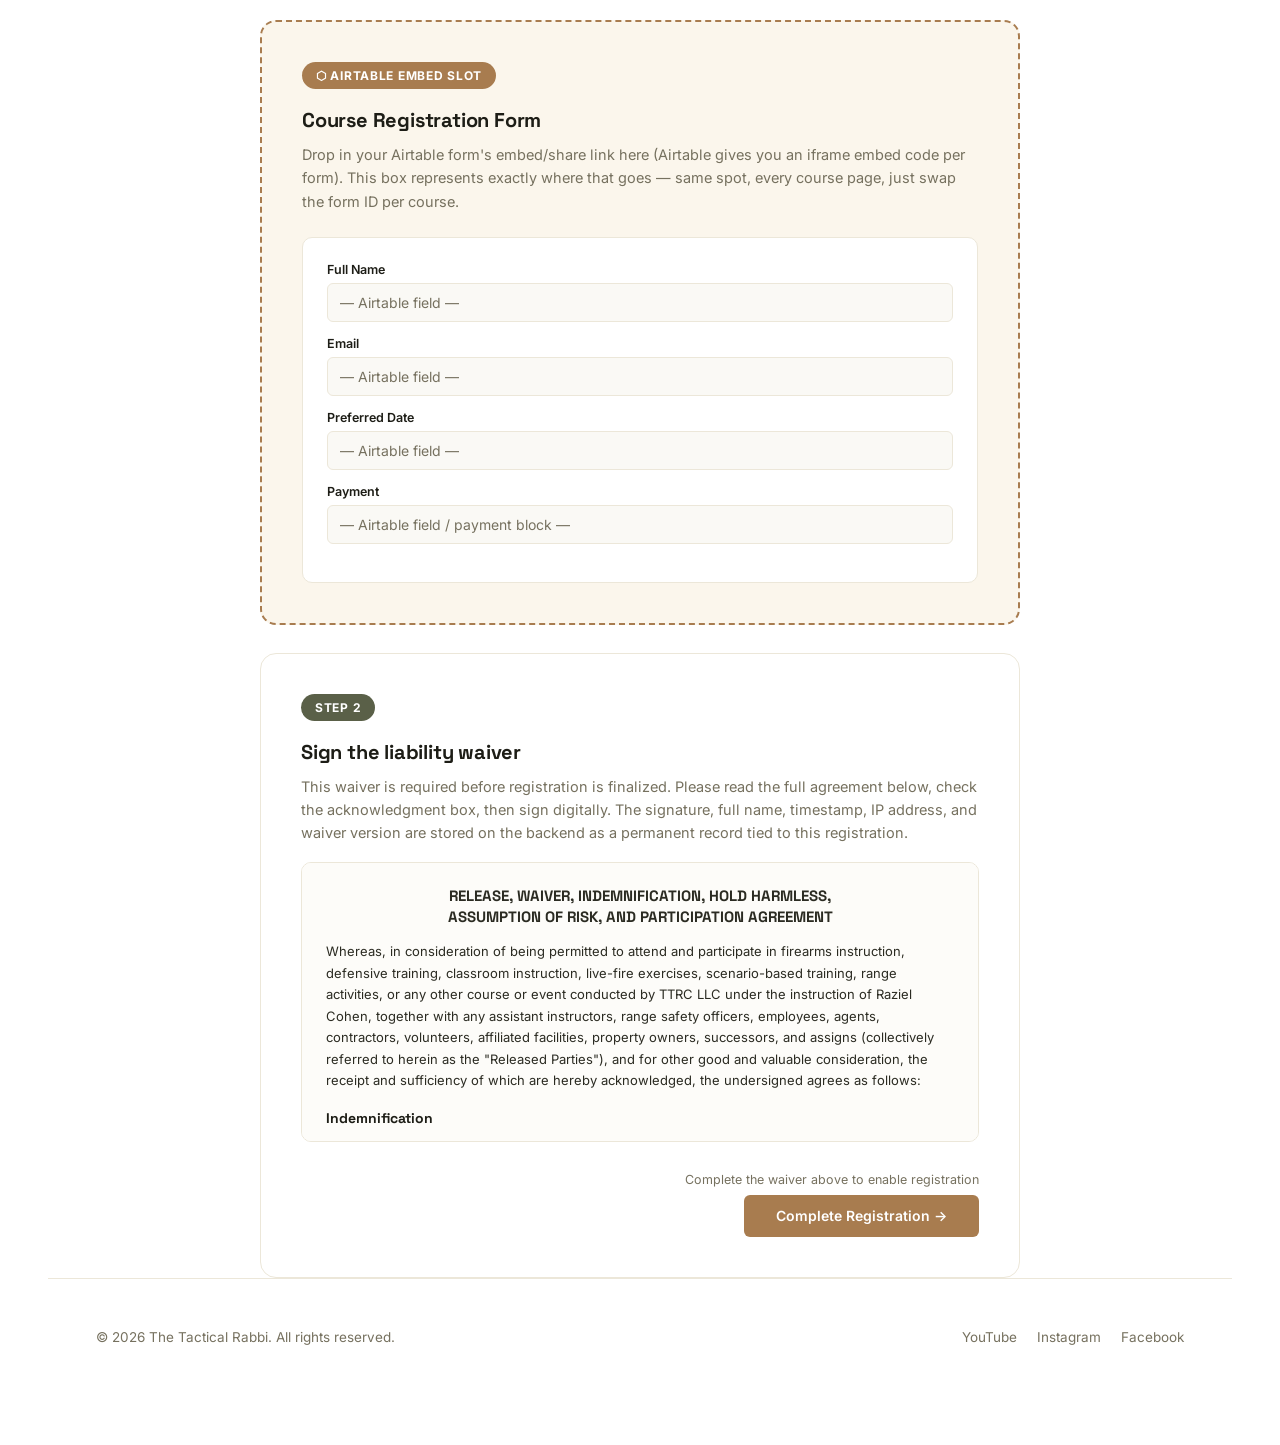
<file: site/course-detail-advanced-tactical-rifle.html>
<!DOCTYPE html>
<html lang="en">
<head>
<meta charset="UTF-8">
<meta name="viewport" content="width=device-width, initial-scale=1">
<title>Advanced Tactical Rifle — The Tactical Rabbi</title>
<link rel="stylesheet" href="css/base.css">
<style>
  .breadcrumb{padding:18px 48px 0;font-size:13px;color:var(--muted);}
  .breadcrumb a{color:var(--muted);text-decoration:none;}
  .breadcrumb a:hover{color:var(--coyote);}

  .course-hero{display:grid;grid-template-columns:1.1fr 0.9fr;gap:48px;padding:30px 48px 60px;align-items:start;}
  .course-hero .img-frame{
    width:100%;height:460px;border-radius:16px;background:#f3efe4;
    display:flex;align-items:center;justify-content:center;overflow:hidden;
    border:1px solid var(--line);
  }
  .course-hero img{max-width:100%;max-height:100%;width:auto;height:auto;object-fit:contain;display:block;}

  .course-info .tag-mini{font-size:12px;font-weight:700;text-transform:uppercase;color:var(--olive);letter-spacing:0.08em;}
  .course-info h1{font-size:36px;margin:8px 0 16px;}
  .course-info p.desc{color:var(--muted);font-size:16px;line-height:1.65;margin-bottom:24px;}

  .meta-grid{display:grid;grid-template-columns:1fr 1fr;gap:14px;margin-bottom:28px;}
  .meta-box{border:1px solid var(--line);border-radius:10px;padding:14px 16px;}
  .meta-box .k{font-size:11px;text-transform:uppercase;letter-spacing:0.08em;color:var(--muted);margin-bottom:4px;}
  .meta-box .v{font-family:'Space Grotesk';font-weight:700;font-size:17px;}

  .price-cta{display:flex;align-items:center;justify-content:space-between;border-top:1px solid var(--line);padding-top:24px;flex-wrap:wrap;gap:14px;}
  .price-cta .price{font-family:'Space Grotesk';font-weight:700;font-size:28px;}
  .price-cta .price span{font-size:14px;color:var(--muted);font-weight:500;display:block;}

  .registration{background:var(--panel);border-top:1px solid var(--line);padding:70px 48px;}
  .reg-head{text-align:center;max-width:620px;margin:0 auto 40px;}
  .reg-head h2{font-size:30px;margin-bottom:10px;}
  .reg-head p{color:var(--muted);font-size:15.5px;}

  .reg-wrap{max-width:760px;margin:0 auto;border:2px dashed var(--coyote);border-radius:16px;padding:40px;background:#fbf6ec;}
  .reg-wrap .slot-label{
    display:inline-flex;align-items:center;gap:8px;background:var(--coyote);color:#fff;
    font-size:12px;font-weight:700;text-transform:uppercase;letter-spacing:0.06em;
    padding:6px 14px;border-radius:999px;margin-bottom:18px;
  }
  .reg-wrap h3{font-size:20px;margin-bottom:10px;}
  .reg-wrap p{color:var(--muted);font-size:14.5px;line-height:1.6;margin-bottom:0;}
  .airtable-mock{
    margin-top:24px;background:#fff;border:1px solid var(--line);border-radius:10px;padding:24px;
  }
  .airtable-mock .field{margin-bottom:14px;}
  .airtable-mock .field-label{font-size:12.5px;font-weight:600;color:var(--ink);margin-bottom:6px;display:block;}
  .airtable-mock .field-input{
    border:1px solid var(--line);border-radius:6px;padding:10px 12px;font-size:14px;color:var(--muted);background:#faf9f5;
  }

  .waiver{max-width:760px;margin:28px auto 0;border:1px solid var(--line);border-radius:16px;padding:40px;background:var(--panel);}
  .waiver .step-tag{
    display:inline-flex;align-items:center;gap:8px;background:var(--olive);color:#fff;
    font-size:12px;font-weight:700;text-transform:uppercase;letter-spacing:0.06em;
    padding:6px 14px;border-radius:999px;margin-bottom:18px;
  }
  .waiver h3{font-size:20px;margin-bottom:10px;}
  .waiver p.intro{color:var(--muted);font-size:14.5px;line-height:1.6;margin-bottom:18px;}

  .terms-box{
    border:1px solid var(--line);border-radius:10px;background:#fdfcf9;padding:22px 24px;
    height:280px;overflow-y:scroll;margin-bottom:18px;font-size:13px;line-height:1.65;color:var(--charcoal);
  }
  .terms-box h4{font-family:'Space Grotesk';font-size:14px;margin:16px 0 8px;color:var(--ink);}
  .terms-box h4:first-child{margin-top:0;}
  .terms-box ul{margin:6px 0 6px 18px;}
  .terms-box li{margin-bottom:3px;}
  .terms-box .doc-title{font-family:'Space Grotesk';font-weight:700;font-size:15px;text-align:center;margin-bottom:14px;line-height:1.4;}
  .scroll-hint{font-size:11.5px;color:var(--muted);text-align:center;margin-top:-12px;margin-bottom:16px;}

  .check-row{display:flex;align-items:flex-start;gap:10px;font-size:13.5px;color:var(--charcoal);margin-bottom:12px;}
  .check-row input[type=checkbox]{margin-top:3px;width:16px;height:16px;accent-color:var(--coyote);flex-shrink:0;cursor:pointer;}
  .check-row label{cursor:pointer;line-height:1.5;}

  .sig-field{margin-bottom:16px;}
  .sig-field label{display:block;font-size:13px;font-weight:600;margin-bottom:6px;color:var(--charcoal);}
  .sig-field input[type=text]{
    width:100%;border:1px solid var(--line);border-radius:8px;padding:11px 14px;font-size:14px;
    background:#fdfcf9;color:var(--ink);font-family:'Inter';
  }
  .sig-field input[type=text]:focus{outline:none;border-color:var(--coyote);background:#fff;}

  .sig-pad-wrap{margin-bottom:10px;}
  #sigCanvas{
    width:100%;height:150px;border:1px solid var(--line);border-radius:10px;background:#fff;
    cursor:crosshair;touch-action:none;display:block;
  }
  .sig-controls{display:flex;justify-content:space-between;align-items:center;margin-bottom:18px;}
  .sig-controls .sig-status{font-size:12.5px;color:var(--muted);}
  .sig-controls .sig-status.signed{color:var(--olive);font-weight:600;}
  .clear-btn{
    background:none;border:1px solid var(--line);border-radius:6px;padding:6px 14px;font-size:12.5px;
    color:var(--muted);cursor:pointer;font-family:'Inter';
  }
  .clear-btn:hover{border-color:var(--coyote);color:var(--coyote);}

  .record-note{
    font-size:12.5px;color:var(--olive);background:#f4f5ef;border:1px solid var(--line);border-radius:8px;
    padding:10px 14px;
  }

  .submit-bar{max-width:760px;margin:30px auto 0;display:flex;flex-direction:column;align-items:flex-end;gap:8px;}
  .submit-bar .gate-note{font-size:12.5px;color:var(--muted);}
  .submit-bar .form-success{max-width:100%;}

  .gear-section{background:var(--panel);padding:0 48px 60px;}
  .gear-section .inner{max-width:920px;margin:0 auto;border-top:1px solid var(--line);padding-top:50px;}
  .gear-head{text-align:center;max-width:640px;margin:0 auto 36px;}
  .gear-head h2{font-size:28px;margin-bottom:10px;}
  .gear-head p{color:var(--muted);font-size:15px;line-height:1.6;}
  .gear-grid{display:grid;grid-template-columns:1fr 1fr;gap:28px;}
  .gear-col{border:1px solid var(--line);border-radius:14px;padding:26px 28px;background:#fff;}
  .gear-col.required{border-color:var(--coyote);}
  .gear-col h4{font-family:'Space Grotesk';font-size:14px;text-transform:uppercase;letter-spacing:0.07em;margin-bottom:16px;display:flex;align-items:center;gap:8px;}
  .gear-col.required h4{color:var(--coyote);}
  .gear-col.recommended h4{color:var(--olive);}
  .gear-col ul{list-style:none;}
  .gear-col li{position:relative;padding-left:22px;margin-bottom:11px;font-size:14.5px;line-height:1.5;color:var(--charcoal);}
  .gear-col li::before{content:'';position:absolute;left:0;top:6px;width:9px;height:9px;border-radius:2px;background:var(--coyote);}
  .gear-col.recommended li::before{background:var(--olive);}
  .gear-note{margin-top:18px;font-size:13px;color:var(--muted);background:#f4f5ef;border:1px solid var(--line);border-radius:8px;padding:12px 16px;}
  @media (max-width:720px){
    .course-hero{grid-template-columns:1fr;padding:24px 24px 40px;}
    .gear-grid{grid-template-columns:1fr;}
    .gear-section{padding:0 24px 40px;}
    .registration{padding:48px 24px;}
    .waiver{padding:24px;}
  }
</style>
</head>
<body>

<header>
  <a class="brandmark" href="index.html">THE TACTICAL RABBI</a>
  <nav>
    <ul>
      <li><a href="about.html">About</a></li>
      <li><a href="courses.html" class="active">Courses</a></li>
      <li><a href="merch.html">Merch</a></li>
      <li><a href="contact.html">Contact</a></li>
    </ul>
  </nav>
  <button class="nav-toggle" aria-label="Toggle menu" aria-expanded="false"><span></span><span></span><span></span></button>
  <a class="cta-btn" href="#register">Book Training</a>
</header>

<div class="breadcrumb"><a href="courses.html">Courses</a> / Advanced Tactical Rifle</div>

<div class="course-hero">
  <div class="img-frame"><img src="images/atr-1.png" alt="Advanced Tactical Rifle"></div>
  <div class="course-info">
    <span class="tag-mini">Rifle</span>
    <h1>Advanced Tactical Rifle</h1>
    <p class="desc">Dynamic carbine work — movement, barricades, multiple targets, and position transitions at speed. Built for shooters who already run their rifle confidently and want to add stress and complexity.</p>

    <div class="meta-grid">
      <div class="meta-box"><div class="k">Duration</div><div class="v">4 Hours</div></div>
      <div class="meta-box"><div class="k">Location</div><div class="v">Henryville, PA</div></div>
      <div class="meta-box"><div class="k">Skill Level</div><div class="v">Advanced</div></div>
      <div class="meta-box"><div class="k">Group Size</div><div class="v">Up to 8</div></div>
    </div>

    <div class="price-cta">
      <div class="price">$275 <span>per student</span></div>
      <a class="cta-btn" href="#register">Register Below ↓</a>
    </div>
  </div>
</div>

<div class="gear-section">
  <div class="inner">
    <div class="gear-head">
      <span class="label">Before you arrive</span>
      <h2>What it covers &amp; what to bring</h2>
    </div>
    <div class="gear-grid">
      <div class="gear-col recommended">
        <h4>● What It Covers</h4>
        <ul>
          <li>Fundamentals Recap</li>
          <li>BAER Solutions Drill</li>
          <li>Loading</li>
          <li>Unloading</li>
          <li>Advanced Malfunction Clearing</li>
          <li>Advanced Barricade Usage</li>
          <li>Moving & Shooting</li>
          <li>Long Range Pistol</li>
          <li>Shooting Positions</li>
          <li>Team Threat Drills</li>
        </ul>
      </div>
      <div class="gear-col required">
        <h4>● What You Need</h4>
        <ul>
          <li>Valid government-issued photo ID</li>
          <li>1 Rifle</li>
          <li>Sling</li>
          <li>Sights (irons or red dot)</li>
          <li>3 Magazines and carriers</li>
          <li>250 Rounds of ammunition</li>
          <li>Eye and ear protection</li>
          <li>Sun Hat</li>
          <li>Long Pants</li>
          <li>Closed-toe shoes</li>
          <li>Food & water</li>
        </ul>
      </div>
    </div>
    <div class="gear-note">While this training course is scheduled for up to 4 hours, the actual duration may vary depending on class size and participation. Smaller groups often allow us to move more efficiently through the material. Please note that the full value and curriculum are delivered regardless of course length. We appreciate your understanding.</div>
  </div>
</div>

<div class="registration" id="register">
  <div class="reg-head">
    <span class="label">Step 1</span>
    <h2>Register for this course</h2>
    <p>This is where your live Airtable registration form gets embedded — name, contact info, date selection, payment, whatever fields your form collects today.</p>
  </div>

  <div class="reg-wrap">
    <span class="slot-label">⬡ Airtable embed slot</span>
    <h3>Course Registration Form</h3>
    <p>Drop in your Airtable form's embed/share link here (Airtable gives you an iframe embed code per form). This box represents exactly where that goes — same spot, every course page, just swap the form ID per course.</p>

    <div class="airtable-mock">
      <div class="field"><span class="field-label">Full Name</span><div class="field-input">— Airtable field —</div></div>
      <div class="field"><span class="field-label">Email</span><div class="field-input">— Airtable field —</div></div>
      <div class="field"><span class="field-label">Preferred Date</span><div class="field-input">— Airtable field —</div></div>
      <div class="field"><span class="field-label">Payment</span><div class="field-input">— Airtable field / payment block —</div></div>
    </div>
  </div>

  <div class="waiver">
    <span class="step-tag">Step 2</span>
    <h3>Sign the liability waiver</h3>
    <p class="intro">This waiver is required before registration is finalized. Please read the full agreement below, check the acknowledgment box, then sign digitally. The signature, full name, timestamp, IP address, and waiver version are stored on the backend as a permanent record tied to this registration.</p>

    <div class="terms-box" id="termsBox">
      <div class="doc-title">RELEASE, WAIVER, INDEMNIFICATION, HOLD HARMLESS,<br>ASSUMPTION OF RISK, AND PARTICIPATION AGREEMENT</div>

      <p>Whereas, in consideration of being permitted to attend and participate in firearms instruction, defensive training, classroom instruction, live-fire exercises, scenario-based training, range activities, or any other course or event conducted by TTRC LLC under the instruction of Raziel Cohen, together with any assistant instructors, range safety officers, employees, agents, contractors, volunteers, affiliated facilities, property owners, successors, and assigns (collectively referred to herein as the "Released Parties"), and for other good and valuable consideration, the receipt and sufficiency of which are hereby acknowledged, the undersigned agrees as follows:</p>

      <h4>Indemnification</h4>
      <p>The undersigned agrees to indemnify, defend, and hold harmless the Released Parties from and against any and all claims, demands, causes of action, lawsuits, damages, judgments, liabilities, fines, penalties, costs, expenses, attorney's fees, or losses of any nature whatsoever arising out of, related to, or connected with:</p>
      <ul>
        <li>The undersigned's attendance at or participation in any course or activity;</li>
        <li>The handling, loading, unloading, possession, transportation, storage, or discharge of any firearm;</li>
        <li>The use of any ammunition, magazines, optics, suppressors, holsters, medical equipment, knives, or other equipment;</li>
        <li>The undersigned's presence upon or use of any range, classroom, building, parking area, land, or other premises used for instruction ("Premises");</li>
        <li>Any act, omission, negligence, or misconduct of the undersigned.</li>
      </ul>

      <h4>Waiver and Release</h4>
      <p>The undersigned, on behalf of himself/herself and his/her executors, administrators, personal representatives, heirs, successors, assigns, and next of kin, knowingly and voluntarily waives, releases, acquits, and forever discharges the Released Parties from any and all claims, demands, actions, liabilities, damages, losses, costs, expenses, or causes of action of every kind whatsoever, whether known or unknown, anticipated or unanticipated, including claims arising from personal injury, illness, disability, property damage, emotional distress, or death, arising out of or relating in any manner to:</p>
      <ul>
        <li>Participation in any training or course;</li>
        <li>Use of the Premises;</li>
        <li>Any latent or patent defects of the Premises;</li>
        <li>Firearms instruction;</li>
        <li>Live-fire exercises;</li>
        <li>The discharge of firearms;</li>
        <li>The handling of firearms or equipment by any participant;</li>
        <li>Property belonging to the undersigned, whether or not entrusted to the Released Parties.</li>
      </ul>

      <h4>Assumption of Risk</h4>
      <p>The undersigned acknowledges that firearms training is an inherently dangerous activity involving known and unknown risks that cannot be completely eliminated through reasonable care. The undersigned voluntarily assumes all risks associated with participation, including but not limited to:</p>
      <ul>
        <li>Accidental discharge of firearms;</li>
        <li>Ricochets;</li>
        <li>Projectile fragments;</li>
        <li>Equipment malfunctions;</li>
        <li>Exposure to loud noise;</li>
        <li>Flying debris;</li>
        <li>Physical exertion;</li>
        <li>Slip, trip, or fall hazards;</li>
        <li>Negligence of other participants;</li>
        <li>Permanent injury;</li>
        <li>Disability; or</li>
        <li>Death.</li>
      </ul>
      <p>The undersigned voluntarily elects to participate despite these risks.</p>

      <h4>Firearm Safety Acknowledgment</h4>
      <p>The undersigned certifies that he/she understands and agrees to abide by the universally accepted Four Fundamental Rules of Firearm Safety:</p>
      <ul>
        <li>Treat every firearm as if it is loaded.</li>
        <li>Never allow the muzzle to point at anything you are not willing to destroy.</li>
        <li>Keep your finger off the trigger until your sights are on target and you have made the conscious decision to fire.</li>
        <li>Be sure of your target, what is beyond it, and what is around it.</li>
      </ul>
      <p>The undersigned further agrees to obey all range commands, instructor directions, safety briefings, and range procedures at all times. Failure to follow any safety instruction may result in immediate removal from the course without refund.</p>

      <h4>Responsibility for Firearms and Equipment</h4>
      <p>The undersigned acknowledges that he/she is solely responsible for every firearm, magazine, ammunition, optic, suppressor, holster, body armor, medical equipment, knife, accessory, or other equipment brought to any TTRC LLC course. The Released Parties make no representations regarding the legality or suitability of any participant's equipment. The undersigned certifies that he/she alone is responsible for ensuring compliance with all applicable federal, state, and local laws regarding the possession, transportation, ownership, configuration, carrying, storage, and use of any equipment brought to the course. The undersigned further acknowledges that the Released Parties do not provide legal advice regarding firearms laws and that it is the participant's responsibility to know and comply with all applicable laws before attending.</p>

      <h4>Compliance with Instructor Directions</h4>
      <p>The undersigned agrees to immediately comply with all verbal and written instructions issued by any member of the Released Parties. The undersigned understands that the Instructor has sole discretion to remove any participant whose conduct is determined to be unsafe, reckless, disruptive, threatening, impaired, or otherwise detrimental to the safety of the course. Removal from the course may occur without refund.</p>

      <h4>Acknowledgment</h4>
      <p>The undersigned certifies that he/she has carefully read this Agreement in its entirety, fully understands its contents, understands that substantial legal rights are being waived, has had adequate opportunity to ask questions, and signs this Agreement voluntarily and without coercion.</p>

      <h4>Severability</h4>
      <p>The undersigned expressly agrees that this Agreement is intended to be as broad and inclusive as permitted by applicable law. If any provision is determined to be invalid, illegal, or unenforceable, the remaining provisions shall remain in full force and effect.</p>

      <h4>Cumulative Remedies</h4>
      <p>No remedy conferred by any provision of this Agreement shall be deemed exclusive of any other remedy available at law or in equity. The exercise of any remedy by the Released Parties shall not constitute a waiver of any other available remedy.</p>

      <h4>Governing Law and Venue</h4>
      <p>This Agreement shall be governed by and interpreted under the laws of the State of New Jersey without regard to conflict of law principles. Any legal action arising from or relating to this Agreement or participation in any activity conducted by TTRC LLC shall be brought exclusively in a court of competent jurisdiction located within the State of New Jersey.</p>

      <h4>Electronic Signature</h4>
      <p>The undersigned agrees that checking the acknowledgment box and electronically signing this Agreement constitutes a legally binding electronic signature with the same force and effect as an original handwritten signature. The undersigned further acknowledges that he/she has had the opportunity to read this Agreement before signing and voluntarily agrees to be bound by all of its terms. This Agreement shall be binding upon the undersigned and his/her executors, administrators, personal representatives, heirs, successors, and assigns.</p>

    <div class="scroll-hint" id="scrollHint">↓ scroll to read the full agreement ↓</div>

    <div class="check-row">
      <input type="checkbox" id="ackCheck">
      <label for="ackCheck">I have read this Agreement in its entirety, understand that I am waiving substantial legal rights, and voluntarily agree to be bound by all of its terms.</label>
    </div>
    <div class="check-row">
      <input type="checkbox" id="eligCheck">
      <label for="eligCheck">I confirm I meet the eligibility requirements for this course.</label>
    </div>

    <div class="sig-field">
      <label>Full Legal Name (typed) *</label>
      <input type="text" id="sigName" placeholder="Type your full legal name">
    </div>

    <div class="sig-field">
      <label>Signature *</label>
      <div class="sig-pad-wrap">
        <canvas id="sigCanvas"></canvas>
      </div>
      <div class="sig-controls">
        <span class="sig-status" id="sigStatus">Draw your signature above</span>
        <button class="clear-btn" id="clearSig" type="button">Clear</button>
      </div>
    </div>

    <div class="record-note">On submission, the backend stores: signature image, typed full name, timestamp, IP address, and this waiver's version ID — tied permanently to this registration record.</div>
  </div>

  <div class="submit-bar">
    <span class="gate-note" id="gateNote">Complete the waiver above to enable registration</span>
    <button class="cta-btn" id="submitBtn" style="background:var(--coyote);padding:14px 32px;" disabled>Complete Registration →</button>
    <div class="form-success" id="regSuccess">Registration recorded for this preview — a real submission will save to your registration backend once it's connected.</div>
  </div>
</div>

<footer>
  <div>© 2026 The Tactical Rabbi. All rights reserved.</div>
  <div><a href="#" target="_blank" rel="noopener">YouTube</a><a href="#" target="_blank" rel="noopener">Instagram</a><a href="#" target="_blank" rel="noopener">Facebook</a></div>
</footer>

<script src="js/nav.js"></script>
<script src="js/course-waiver.js"></script>
</body>
</html>
</file>
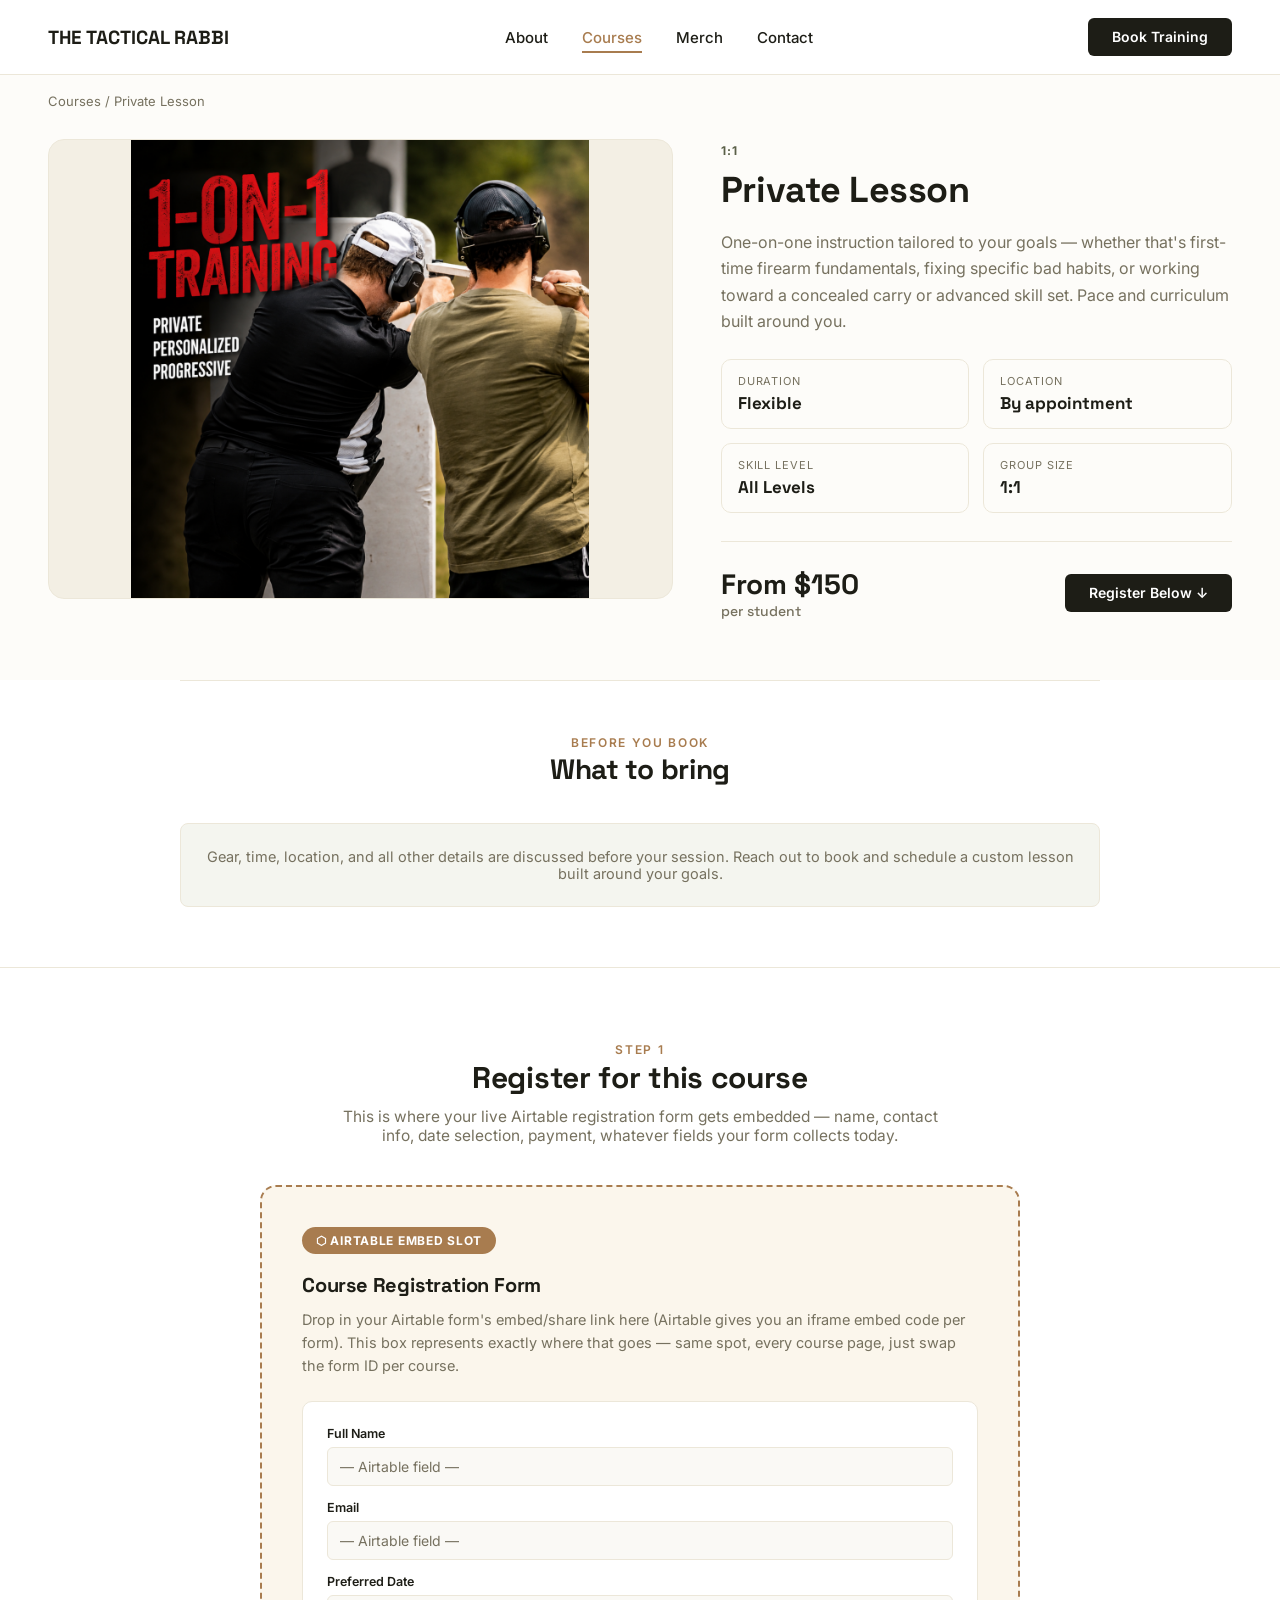
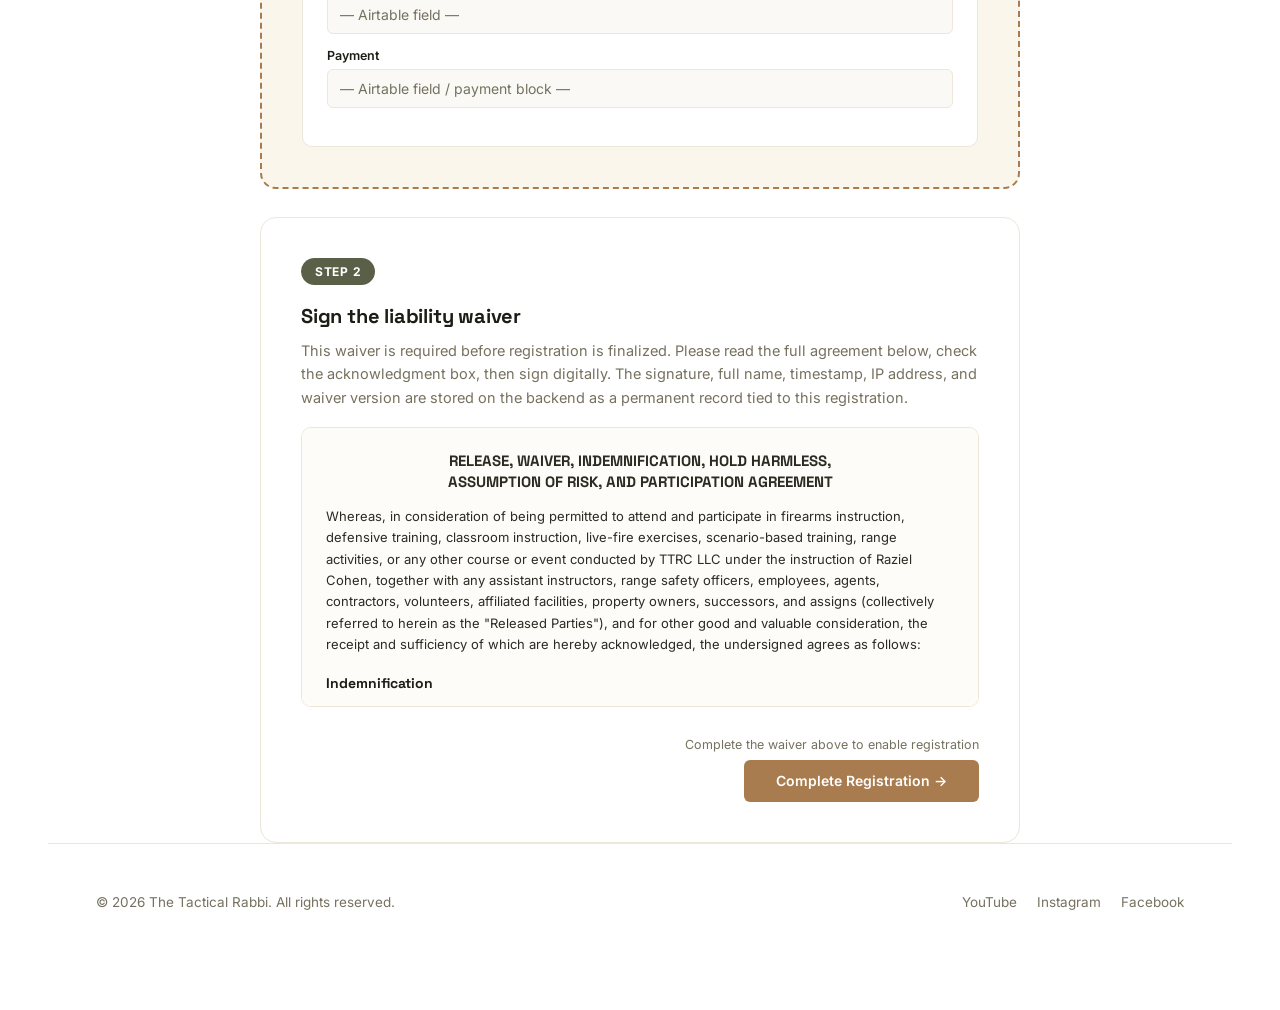
<file: site/course-detail-private-lesson.html>
<!DOCTYPE html>
<html lang="en">
<head>
<meta charset="UTF-8">
<meta name="viewport" content="width=device-width, initial-scale=1">
<title>Private Lesson — The Tactical Rabbi</title>
<link rel="stylesheet" href="css/base.css">
<style>
  .breadcrumb{padding:18px 48px 0;font-size:13px;color:var(--muted);}
  .breadcrumb a{color:var(--muted);text-decoration:none;}
  .breadcrumb a:hover{color:var(--coyote);}

  .course-hero{display:grid;grid-template-columns:1.1fr 0.9fr;gap:48px;padding:30px 48px 60px;align-items:start;}
  .course-hero .img-frame{
    width:100%;height:460px;border-radius:16px;background:#f3efe4;
    display:flex;align-items:center;justify-content:center;overflow:hidden;
    border:1px solid var(--line);
  }
  .course-hero img{max-width:100%;max-height:100%;width:auto;height:auto;object-fit:contain;display:block;}

  .course-info .tag-mini{font-size:12px;font-weight:700;text-transform:uppercase;color:var(--olive);letter-spacing:0.08em;}
  .course-info h1{font-size:36px;margin:8px 0 16px;}
  .course-info p.desc{color:var(--muted);font-size:16px;line-height:1.65;margin-bottom:24px;}

  .meta-grid{display:grid;grid-template-columns:1fr 1fr;gap:14px;margin-bottom:28px;}
  .meta-box{border:1px solid var(--line);border-radius:10px;padding:14px 16px;}
  .meta-box .k{font-size:11px;text-transform:uppercase;letter-spacing:0.08em;color:var(--muted);margin-bottom:4px;}
  .meta-box .v{font-family:'Space Grotesk';font-weight:700;font-size:17px;}

  .price-cta{display:flex;align-items:center;justify-content:space-between;border-top:1px solid var(--line);padding-top:24px;flex-wrap:wrap;gap:14px;}
  .price-cta .price{font-family:'Space Grotesk';font-weight:700;font-size:28px;}
  .price-cta .price span{font-size:14px;color:var(--muted);font-weight:500;display:block;}

  .registration{background:var(--panel);border-top:1px solid var(--line);padding:70px 48px;}
  .reg-head{text-align:center;max-width:620px;margin:0 auto 40px;}
  .reg-head h2{font-size:30px;margin-bottom:10px;}
  .reg-head p{color:var(--muted);font-size:15.5px;}

  .reg-wrap{max-width:760px;margin:0 auto;border:2px dashed var(--coyote);border-radius:16px;padding:40px;background:#fbf6ec;}
  .reg-wrap .slot-label{
    display:inline-flex;align-items:center;gap:8px;background:var(--coyote);color:#fff;
    font-size:12px;font-weight:700;text-transform:uppercase;letter-spacing:0.06em;
    padding:6px 14px;border-radius:999px;margin-bottom:18px;
  }
  .reg-wrap h3{font-size:20px;margin-bottom:10px;}
  .reg-wrap p{color:var(--muted);font-size:14.5px;line-height:1.6;margin-bottom:0;}
  .airtable-mock{
    margin-top:24px;background:#fff;border:1px solid var(--line);border-radius:10px;padding:24px;
  }
  .airtable-mock .field{margin-bottom:14px;}
  .airtable-mock .field-label{font-size:12.5px;font-weight:600;color:var(--ink);margin-bottom:6px;display:block;}
  .airtable-mock .field-input{
    border:1px solid var(--line);border-radius:6px;padding:10px 12px;font-size:14px;color:var(--muted);background:#faf9f5;
  }

  .waiver{max-width:760px;margin:28px auto 0;border:1px solid var(--line);border-radius:16px;padding:40px;background:var(--panel);}
  .waiver .step-tag{
    display:inline-flex;align-items:center;gap:8px;background:var(--olive);color:#fff;
    font-size:12px;font-weight:700;text-transform:uppercase;letter-spacing:0.06em;
    padding:6px 14px;border-radius:999px;margin-bottom:18px;
  }
  .waiver h3{font-size:20px;margin-bottom:10px;}
  .waiver p.intro{color:var(--muted);font-size:14.5px;line-height:1.6;margin-bottom:18px;}

  .terms-box{
    border:1px solid var(--line);border-radius:10px;background:#fdfcf9;padding:22px 24px;
    height:280px;overflow-y:scroll;margin-bottom:18px;font-size:13px;line-height:1.65;color:var(--charcoal);
  }
  .terms-box h4{font-family:'Space Grotesk';font-size:14px;margin:16px 0 8px;color:var(--ink);}
  .terms-box h4:first-child{margin-top:0;}
  .terms-box ul{margin:6px 0 6px 18px;}
  .terms-box li{margin-bottom:3px;}
  .terms-box .doc-title{font-family:'Space Grotesk';font-weight:700;font-size:15px;text-align:center;margin-bottom:14px;line-height:1.4;}
  .scroll-hint{font-size:11.5px;color:var(--muted);text-align:center;margin-top:-12px;margin-bottom:16px;}

  .check-row{display:flex;align-items:flex-start;gap:10px;font-size:13.5px;color:var(--charcoal);margin-bottom:12px;}
  .check-row input[type=checkbox]{margin-top:3px;width:16px;height:16px;accent-color:var(--coyote);flex-shrink:0;cursor:pointer;}
  .check-row label{cursor:pointer;line-height:1.5;}

  .sig-field{margin-bottom:16px;}
  .sig-field label{display:block;font-size:13px;font-weight:600;margin-bottom:6px;color:var(--charcoal);}
  .sig-field input[type=text]{
    width:100%;border:1px solid var(--line);border-radius:8px;padding:11px 14px;font-size:14px;
    background:#fdfcf9;color:var(--ink);font-family:'Inter';
  }
  .sig-field input[type=text]:focus{outline:none;border-color:var(--coyote);background:#fff;}

  .sig-pad-wrap{margin-bottom:10px;}
  #sigCanvas{
    width:100%;height:150px;border:1px solid var(--line);border-radius:10px;background:#fff;
    cursor:crosshair;touch-action:none;display:block;
  }
  .sig-controls{display:flex;justify-content:space-between;align-items:center;margin-bottom:18px;}
  .sig-controls .sig-status{font-size:12.5px;color:var(--muted);}
  .sig-controls .sig-status.signed{color:var(--olive);font-weight:600;}
  .clear-btn{
    background:none;border:1px solid var(--line);border-radius:6px;padding:6px 14px;font-size:12.5px;
    color:var(--muted);cursor:pointer;font-family:'Inter';
  }
  .clear-btn:hover{border-color:var(--coyote);color:var(--coyote);}

  .record-note{
    font-size:12.5px;color:var(--olive);background:#f4f5ef;border:1px solid var(--line);border-radius:8px;
    padding:10px 14px;
  }

  .submit-bar{max-width:760px;margin:30px auto 0;display:flex;flex-direction:column;align-items:flex-end;gap:8px;}
  .submit-bar .gate-note{font-size:12.5px;color:var(--muted);}
  .submit-bar .form-success{max-width:100%;}

  .gear-section{background:var(--panel);padding:0 48px 60px;}
  .gear-section .inner{max-width:920px;margin:0 auto;border-top:1px solid var(--line);padding-top:50px;}
  .gear-head{text-align:center;max-width:640px;margin:0 auto 36px;}
  .gear-head h2{font-size:28px;margin-bottom:10px;}
  .gear-head p{color:var(--muted);font-size:15px;line-height:1.6;}
  .gear-grid{display:grid;grid-template-columns:1fr 1fr;gap:28px;}
  .gear-col{border:1px solid var(--line);border-radius:14px;padding:26px 28px;background:#fff;}
  .gear-col.required{border-color:var(--coyote);}
  .gear-col h4{font-family:'Space Grotesk';font-size:14px;text-transform:uppercase;letter-spacing:0.07em;margin-bottom:16px;display:flex;align-items:center;gap:8px;}
  .gear-col.required h4{color:var(--coyote);}
  .gear-col.recommended h4{color:var(--olive);}
  .gear-col ul{list-style:none;}
  .gear-col li{position:relative;padding-left:22px;margin-bottom:11px;font-size:14.5px;line-height:1.5;color:var(--charcoal);}
  .gear-col li::before{content:'';position:absolute;left:0;top:6px;width:9px;height:9px;border-radius:2px;background:var(--coyote);}
  .gear-col.recommended li::before{background:var(--olive);}
  .gear-note{margin-top:18px;font-size:13px;color:var(--muted);background:#f4f5ef;border:1px solid var(--line);border-radius:8px;padding:12px 16px;}
  @media (max-width:720px){
    .course-hero{grid-template-columns:1fr;padding:24px 24px 40px;}
    .gear-grid{grid-template-columns:1fr;}
    .gear-section{padding:0 24px 40px;}
    .registration{padding:48px 24px;}
    .waiver{padding:24px;}
  }
</style>
</head>
<body>

<header>
  <a class="brandmark" href="index.html">THE TACTICAL RABBI</a>
  <nav>
    <ul>
      <li><a href="about.html">About</a></li>
      <li><a href="courses.html" class="active">Courses</a></li>
      <li><a href="merch.html">Merch</a></li>
      <li><a href="contact.html">Contact</a></li>
    </ul>
  </nav>
  <button class="nav-toggle" aria-label="Toggle menu" aria-expanded="false"><span></span><span></span><span></span></button>
  <a class="cta-btn" href="#register">Book Training</a>
</header>

<div class="breadcrumb"><a href="courses.html">Courses</a> / Private Lesson</div>

<div class="course-hero">
  <div class="img-frame"><img src="images/priv-1.png" alt="Private Lesson"></div>
  <div class="course-info">
    <span class="tag-mini">1:1</span>
    <h1>Private Lesson</h1>
    <p class="desc">One-on-one instruction tailored to your goals — whether that's first-time firearm fundamentals, fixing specific bad habits, or working toward a concealed carry or advanced skill set. Pace and curriculum built around you.</p>

    <div class="meta-grid">
      <div class="meta-box"><div class="k">Duration</div><div class="v">Flexible</div></div>
      <div class="meta-box"><div class="k">Location</div><div class="v">By appointment</div></div>
      <div class="meta-box"><div class="k">Skill Level</div><div class="v">All Levels</div></div>
      <div class="meta-box"><div class="k">Group Size</div><div class="v">1:1</div></div>
    </div>

    <div class="price-cta">
      <div class="price">From $150 <span>per student</span></div>
      <a class="cta-btn" href="#register">Register Below ↓</a>
    </div>
  </div>
</div>

<div class="gear-section">
  <div class="inner">
    <div class="gear-head">
      <span class="label">Before you book</span>
      <h2>What to bring</h2>
    </div>
    <div class="gear-note" style="text-align:center;font-size:14.5px;padding:24px;">Gear, time, location, and all other details are discussed before your session. Reach out to book and schedule a custom lesson built around your goals.</div>
  </div>
</div>

<div class="registration" id="register">
  <div class="reg-head">
    <span class="label">Step 1</span>
    <h2>Register for this course</h2>
    <p>This is where your live Airtable registration form gets embedded — name, contact info, date selection, payment, whatever fields your form collects today.</p>
  </div>

  <div class="reg-wrap">
    <span class="slot-label">⬡ Airtable embed slot</span>
    <h3>Course Registration Form</h3>
    <p>Drop in your Airtable form's embed/share link here (Airtable gives you an iframe embed code per form). This box represents exactly where that goes — same spot, every course page, just swap the form ID per course.</p>

    <div class="airtable-mock">
      <div class="field"><span class="field-label">Full Name</span><div class="field-input">— Airtable field —</div></div>
      <div class="field"><span class="field-label">Email</span><div class="field-input">— Airtable field —</div></div>
      <div class="field"><span class="field-label">Preferred Date</span><div class="field-input">— Airtable field —</div></div>
      <div class="field"><span class="field-label">Payment</span><div class="field-input">— Airtable field / payment block —</div></div>
    </div>
  </div>

  <div class="waiver">
    <span class="step-tag">Step 2</span>
    <h3>Sign the liability waiver</h3>
    <p class="intro">This waiver is required before registration is finalized. Please read the full agreement below, check the acknowledgment box, then sign digitally. The signature, full name, timestamp, IP address, and waiver version are stored on the backend as a permanent record tied to this registration.</p>

    <div class="terms-box" id="termsBox">
      <div class="doc-title">RELEASE, WAIVER, INDEMNIFICATION, HOLD HARMLESS,<br>ASSUMPTION OF RISK, AND PARTICIPATION AGREEMENT</div>

      <p>Whereas, in consideration of being permitted to attend and participate in firearms instruction, defensive training, classroom instruction, live-fire exercises, scenario-based training, range activities, or any other course or event conducted by TTRC LLC under the instruction of Raziel Cohen, together with any assistant instructors, range safety officers, employees, agents, contractors, volunteers, affiliated facilities, property owners, successors, and assigns (collectively referred to herein as the "Released Parties"), and for other good and valuable consideration, the receipt and sufficiency of which are hereby acknowledged, the undersigned agrees as follows:</p>

      <h4>Indemnification</h4>
      <p>The undersigned agrees to indemnify, defend, and hold harmless the Released Parties from and against any and all claims, demands, causes of action, lawsuits, damages, judgments, liabilities, fines, penalties, costs, expenses, attorney's fees, or losses of any nature whatsoever arising out of, related to, or connected with:</p>
      <ul>
        <li>The undersigned's attendance at or participation in any course or activity;</li>
        <li>The handling, loading, unloading, possession, transportation, storage, or discharge of any firearm;</li>
        <li>The use of any ammunition, magazines, optics, suppressors, holsters, medical equipment, knives, or other equipment;</li>
        <li>The undersigned's presence upon or use of any range, classroom, building, parking area, land, or other premises used for instruction ("Premises");</li>
        <li>Any act, omission, negligence, or misconduct of the undersigned.</li>
      </ul>

      <h4>Waiver and Release</h4>
      <p>The undersigned, on behalf of himself/herself and his/her executors, administrators, personal representatives, heirs, successors, assigns, and next of kin, knowingly and voluntarily waives, releases, acquits, and forever discharges the Released Parties from any and all claims, demands, actions, liabilities, damages, losses, costs, expenses, or causes of action of every kind whatsoever, whether known or unknown, anticipated or unanticipated, including claims arising from personal injury, illness, disability, property damage, emotional distress, or death, arising out of or relating in any manner to:</p>
      <ul>
        <li>Participation in any training or course;</li>
        <li>Use of the Premises;</li>
        <li>Any latent or patent defects of the Premises;</li>
        <li>Firearms instruction;</li>
        <li>Live-fire exercises;</li>
        <li>The discharge of firearms;</li>
        <li>The handling of firearms or equipment by any participant;</li>
        <li>Property belonging to the undersigned, whether or not entrusted to the Released Parties.</li>
      </ul>

      <h4>Assumption of Risk</h4>
      <p>The undersigned acknowledges that firearms training is an inherently dangerous activity involving known and unknown risks that cannot be completely eliminated through reasonable care. The undersigned voluntarily assumes all risks associated with participation, including but not limited to:</p>
      <ul>
        <li>Accidental discharge of firearms;</li>
        <li>Ricochets;</li>
        <li>Projectile fragments;</li>
        <li>Equipment malfunctions;</li>
        <li>Exposure to loud noise;</li>
        <li>Flying debris;</li>
        <li>Physical exertion;</li>
        <li>Slip, trip, or fall hazards;</li>
        <li>Negligence of other participants;</li>
        <li>Permanent injury;</li>
        <li>Disability; or</li>
        <li>Death.</li>
      </ul>
      <p>The undersigned voluntarily elects to participate despite these risks.</p>

      <h4>Firearm Safety Acknowledgment</h4>
      <p>The undersigned certifies that he/she understands and agrees to abide by the universally accepted Four Fundamental Rules of Firearm Safety:</p>
      <ul>
        <li>Treat every firearm as if it is loaded.</li>
        <li>Never allow the muzzle to point at anything you are not willing to destroy.</li>
        <li>Keep your finger off the trigger until your sights are on target and you have made the conscious decision to fire.</li>
        <li>Be sure of your target, what is beyond it, and what is around it.</li>
      </ul>
      <p>The undersigned further agrees to obey all range commands, instructor directions, safety briefings, and range procedures at all times. Failure to follow any safety instruction may result in immediate removal from the course without refund.</p>

      <h4>Responsibility for Firearms and Equipment</h4>
      <p>The undersigned acknowledges that he/she is solely responsible for every firearm, magazine, ammunition, optic, suppressor, holster, body armor, medical equipment, knife, accessory, or other equipment brought to any TTRC LLC course. The Released Parties make no representations regarding the legality or suitability of any participant's equipment. The undersigned certifies that he/she alone is responsible for ensuring compliance with all applicable federal, state, and local laws regarding the possession, transportation, ownership, configuration, carrying, storage, and use of any equipment brought to the course. The undersigned further acknowledges that the Released Parties do not provide legal advice regarding firearms laws and that it is the participant's responsibility to know and comply with all applicable laws before attending.</p>

      <h4>Compliance with Instructor Directions</h4>
      <p>The undersigned agrees to immediately comply with all verbal and written instructions issued by any member of the Released Parties. The undersigned understands that the Instructor has sole discretion to remove any participant whose conduct is determined to be unsafe, reckless, disruptive, threatening, impaired, or otherwise detrimental to the safety of the course. Removal from the course may occur without refund.</p>

      <h4>Acknowledgment</h4>
      <p>The undersigned certifies that he/she has carefully read this Agreement in its entirety, fully understands its contents, understands that substantial legal rights are being waived, has had adequate opportunity to ask questions, and signs this Agreement voluntarily and without coercion.</p>

      <h4>Severability</h4>
      <p>The undersigned expressly agrees that this Agreement is intended to be as broad and inclusive as permitted by applicable law. If any provision is determined to be invalid, illegal, or unenforceable, the remaining provisions shall remain in full force and effect.</p>

      <h4>Cumulative Remedies</h4>
      <p>No remedy conferred by any provision of this Agreement shall be deemed exclusive of any other remedy available at law or in equity. The exercise of any remedy by the Released Parties shall not constitute a waiver of any other available remedy.</p>

      <h4>Governing Law and Venue</h4>
      <p>This Agreement shall be governed by and interpreted under the laws of the State of New Jersey without regard to conflict of law principles. Any legal action arising from or relating to this Agreement or participation in any activity conducted by TTRC LLC shall be brought exclusively in a court of competent jurisdiction located within the State of New Jersey.</p>

      <h4>Electronic Signature</h4>
      <p>The undersigned agrees that checking the acknowledgment box and electronically signing this Agreement constitutes a legally binding electronic signature with the same force and effect as an original handwritten signature. The undersigned further acknowledges that he/she has had the opportunity to read this Agreement before signing and voluntarily agrees to be bound by all of its terms. This Agreement shall be binding upon the undersigned and his/her executors, administrators, personal representatives, heirs, successors, and assigns.</p>

    <div class="scroll-hint" id="scrollHint">↓ scroll to read the full agreement ↓</div>

    <div class="check-row">
      <input type="checkbox" id="ackCheck">
      <label for="ackCheck">I have read this Agreement in its entirety, understand that I am waiving substantial legal rights, and voluntarily agree to be bound by all of its terms.</label>
    </div>
    <div class="check-row">
      <input type="checkbox" id="eligCheck">
      <label for="eligCheck">I confirm I meet the eligibility requirements for this course.</label>
    </div>

    <div class="sig-field">
      <label>Full Legal Name (typed) *</label>
      <input type="text" id="sigName" placeholder="Type your full legal name">
    </div>

    <div class="sig-field">
      <label>Signature *</label>
      <div class="sig-pad-wrap">
        <canvas id="sigCanvas"></canvas>
      </div>
      <div class="sig-controls">
        <span class="sig-status" id="sigStatus">Draw your signature above</span>
        <button class="clear-btn" id="clearSig" type="button">Clear</button>
      </div>
    </div>

    <div class="record-note">On submission, the backend stores: signature image, typed full name, timestamp, IP address, and this waiver's version ID — tied permanently to this registration record.</div>
  </div>

  <div class="submit-bar">
    <span class="gate-note" id="gateNote">Complete the waiver above to enable registration</span>
    <button class="cta-btn" id="submitBtn" style="background:var(--coyote);padding:14px 32px;" disabled>Complete Registration →</button>
    <div class="form-success" id="regSuccess">Registration recorded for this preview — a real submission will save to your registration backend once it's connected.</div>
  </div>
</div>

<footer>
  <div>© 2026 The Tactical Rabbi. All rights reserved.</div>
  <div><a href="#" target="_blank" rel="noopener">YouTube</a><a href="#" target="_blank" rel="noopener">Instagram</a><a href="#" target="_blank" rel="noopener">Facebook</a></div>
</footer>

<script src="js/nav.js"></script>
<script src="js/course-waiver.js"></script>
</body>
</html>
</file>
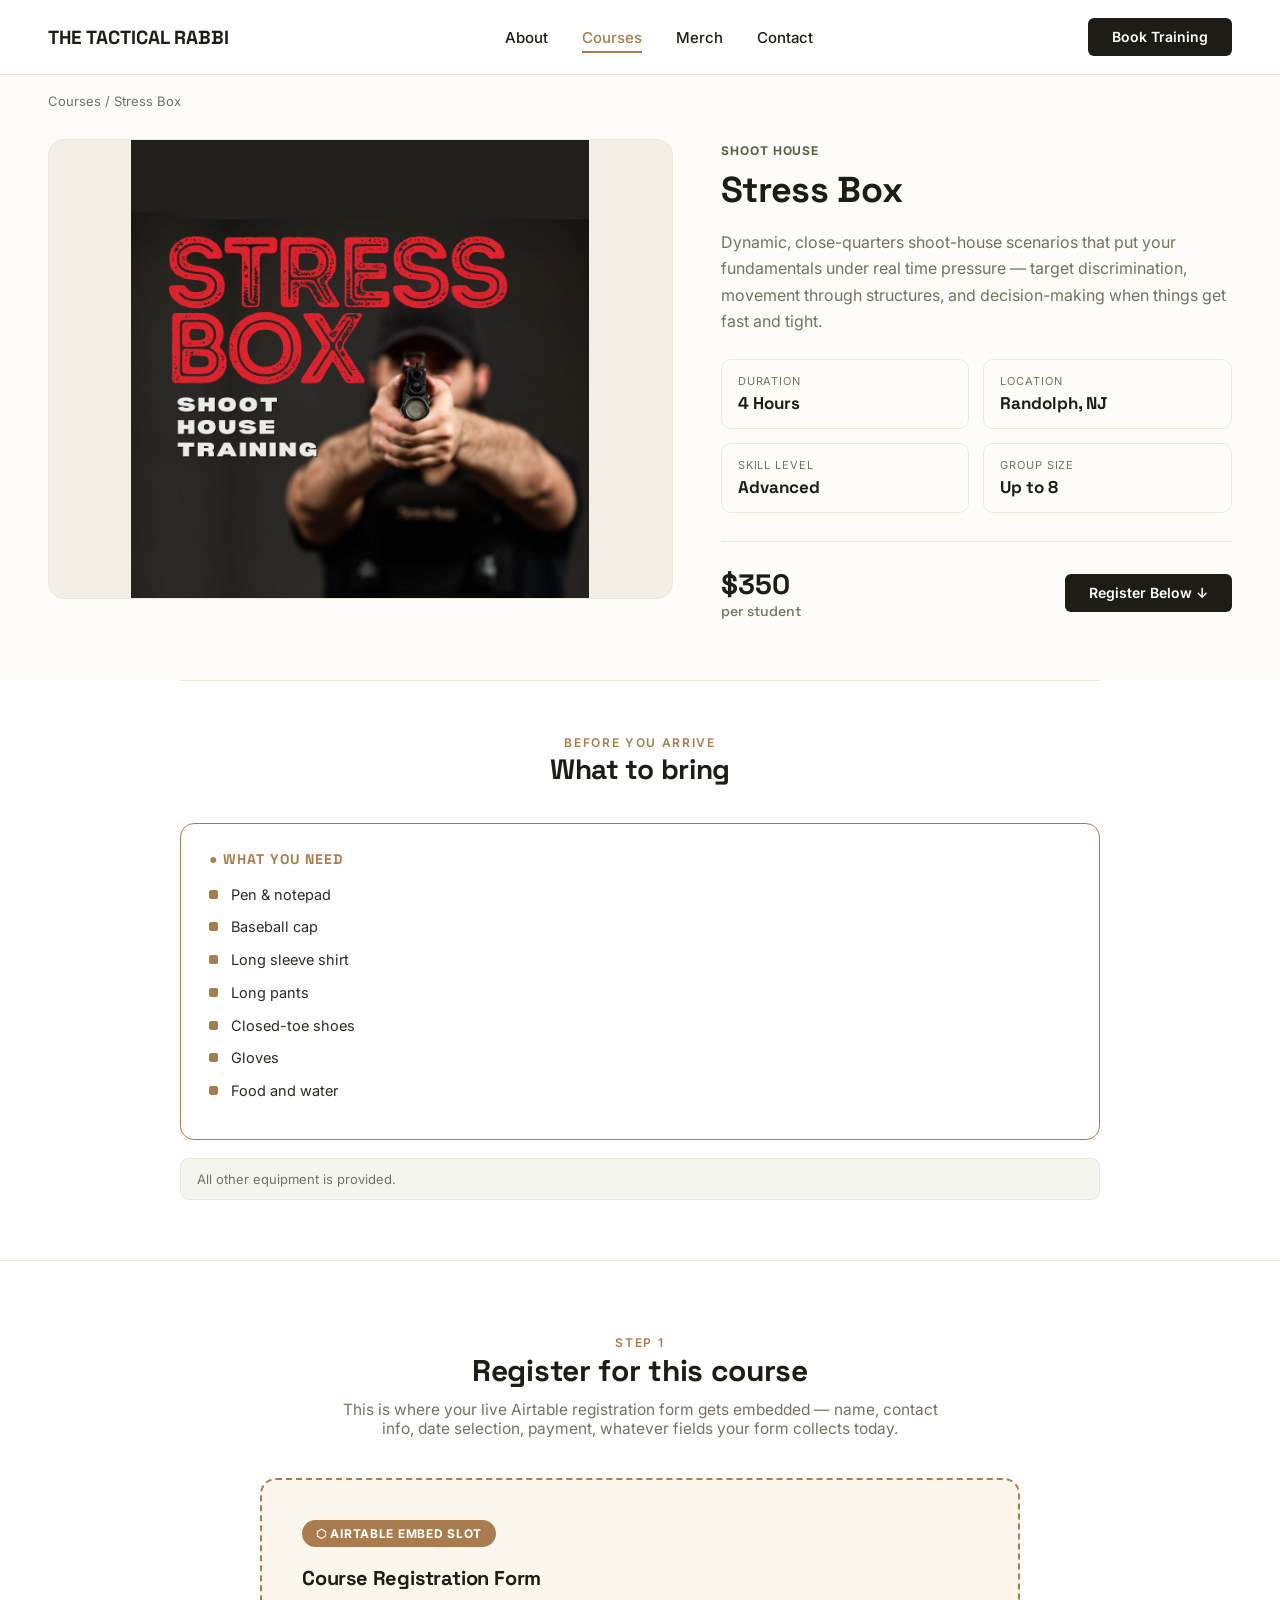
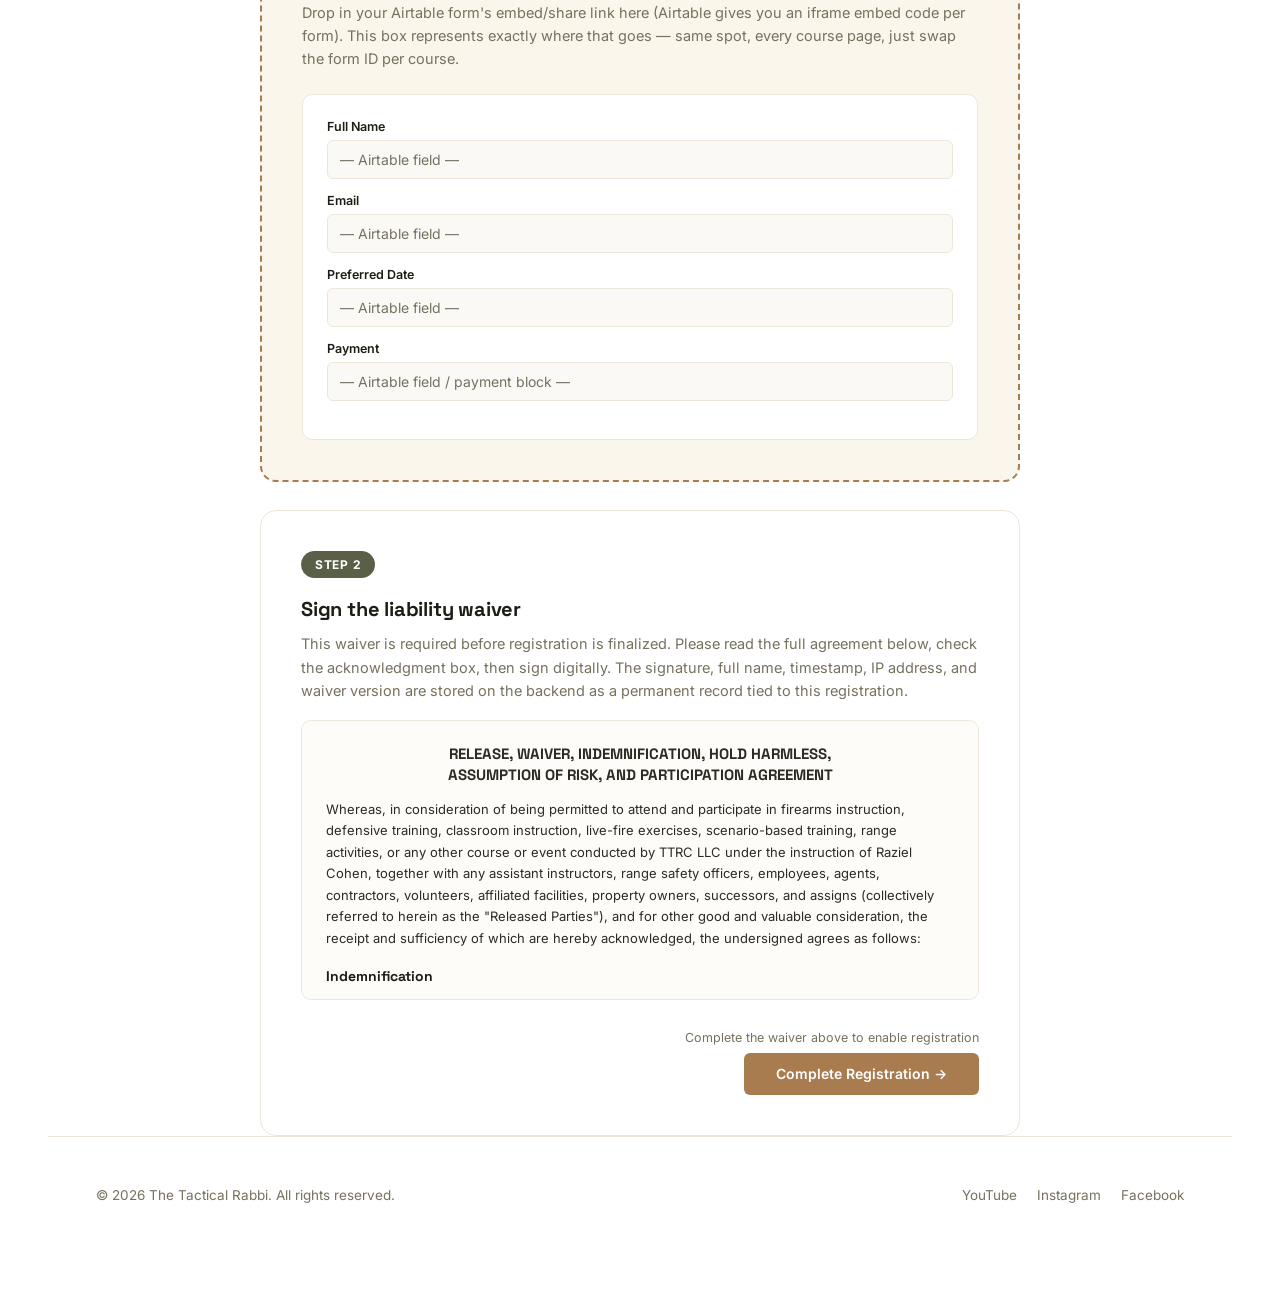
<file: site/course-detail-stress-box.html>
<!DOCTYPE html>
<html lang="en">
<head>
<meta charset="UTF-8">
<meta name="viewport" content="width=device-width, initial-scale=1">
<title>Stress Box — The Tactical Rabbi</title>
<link rel="stylesheet" href="css/base.css">
<style>
  .breadcrumb{padding:18px 48px 0;font-size:13px;color:var(--muted);}
  .breadcrumb a{color:var(--muted);text-decoration:none;}
  .breadcrumb a:hover{color:var(--coyote);}

  .course-hero{display:grid;grid-template-columns:1.1fr 0.9fr;gap:48px;padding:30px 48px 60px;align-items:start;}
  .course-hero .img-frame{
    width:100%;height:460px;border-radius:16px;background:#f3efe4;
    display:flex;align-items:center;justify-content:center;overflow:hidden;
    border:1px solid var(--line);
  }
  .course-hero img{max-width:100%;max-height:100%;width:auto;height:auto;object-fit:contain;display:block;}

  .course-info .tag-mini{font-size:12px;font-weight:700;text-transform:uppercase;color:var(--olive);letter-spacing:0.08em;}
  .course-info h1{font-size:36px;margin:8px 0 16px;}
  .course-info p.desc{color:var(--muted);font-size:16px;line-height:1.65;margin-bottom:24px;}

  .meta-grid{display:grid;grid-template-columns:1fr 1fr;gap:14px;margin-bottom:28px;}
  .meta-box{border:1px solid var(--line);border-radius:10px;padding:14px 16px;}
  .meta-box .k{font-size:11px;text-transform:uppercase;letter-spacing:0.08em;color:var(--muted);margin-bottom:4px;}
  .meta-box .v{font-family:'Space Grotesk';font-weight:700;font-size:17px;}

  .price-cta{display:flex;align-items:center;justify-content:space-between;border-top:1px solid var(--line);padding-top:24px;flex-wrap:wrap;gap:14px;}
  .price-cta .price{font-family:'Space Grotesk';font-weight:700;font-size:28px;}
  .price-cta .price span{font-size:14px;color:var(--muted);font-weight:500;display:block;}

  .registration{background:var(--panel);border-top:1px solid var(--line);padding:70px 48px;}
  .reg-head{text-align:center;max-width:620px;margin:0 auto 40px;}
  .reg-head h2{font-size:30px;margin-bottom:10px;}
  .reg-head p{color:var(--muted);font-size:15.5px;}

  .reg-wrap{max-width:760px;margin:0 auto;border:2px dashed var(--coyote);border-radius:16px;padding:40px;background:#fbf6ec;}
  .reg-wrap .slot-label{
    display:inline-flex;align-items:center;gap:8px;background:var(--coyote);color:#fff;
    font-size:12px;font-weight:700;text-transform:uppercase;letter-spacing:0.06em;
    padding:6px 14px;border-radius:999px;margin-bottom:18px;
  }
  .reg-wrap h3{font-size:20px;margin-bottom:10px;}
  .reg-wrap p{color:var(--muted);font-size:14.5px;line-height:1.6;margin-bottom:0;}
  .airtable-mock{
    margin-top:24px;background:#fff;border:1px solid var(--line);border-radius:10px;padding:24px;
  }
  .airtable-mock .field{margin-bottom:14px;}
  .airtable-mock .field-label{font-size:12.5px;font-weight:600;color:var(--ink);margin-bottom:6px;display:block;}
  .airtable-mock .field-input{
    border:1px solid var(--line);border-radius:6px;padding:10px 12px;font-size:14px;color:var(--muted);background:#faf9f5;
  }

  .waiver{max-width:760px;margin:28px auto 0;border:1px solid var(--line);border-radius:16px;padding:40px;background:var(--panel);}
  .waiver .step-tag{
    display:inline-flex;align-items:center;gap:8px;background:var(--olive);color:#fff;
    font-size:12px;font-weight:700;text-transform:uppercase;letter-spacing:0.06em;
    padding:6px 14px;border-radius:999px;margin-bottom:18px;
  }
  .waiver h3{font-size:20px;margin-bottom:10px;}
  .waiver p.intro{color:var(--muted);font-size:14.5px;line-height:1.6;margin-bottom:18px;}

  .terms-box{
    border:1px solid var(--line);border-radius:10px;background:#fdfcf9;padding:22px 24px;
    height:280px;overflow-y:scroll;margin-bottom:18px;font-size:13px;line-height:1.65;color:var(--charcoal);
  }
  .terms-box h4{font-family:'Space Grotesk';font-size:14px;margin:16px 0 8px;color:var(--ink);}
  .terms-box h4:first-child{margin-top:0;}
  .terms-box ul{margin:6px 0 6px 18px;}
  .terms-box li{margin-bottom:3px;}
  .terms-box .doc-title{font-family:'Space Grotesk';font-weight:700;font-size:15px;text-align:center;margin-bottom:14px;line-height:1.4;}
  .scroll-hint{font-size:11.5px;color:var(--muted);text-align:center;margin-top:-12px;margin-bottom:16px;}

  .check-row{display:flex;align-items:flex-start;gap:10px;font-size:13.5px;color:var(--charcoal);margin-bottom:12px;}
  .check-row input[type=checkbox]{margin-top:3px;width:16px;height:16px;accent-color:var(--coyote);flex-shrink:0;cursor:pointer;}
  .check-row label{cursor:pointer;line-height:1.5;}

  .sig-field{margin-bottom:16px;}
  .sig-field label{display:block;font-size:13px;font-weight:600;margin-bottom:6px;color:var(--charcoal);}
  .sig-field input[type=text]{
    width:100%;border:1px solid var(--line);border-radius:8px;padding:11px 14px;font-size:14px;
    background:#fdfcf9;color:var(--ink);font-family:'Inter';
  }
  .sig-field input[type=text]:focus{outline:none;border-color:var(--coyote);background:#fff;}

  .sig-pad-wrap{margin-bottom:10px;}
  #sigCanvas{
    width:100%;height:150px;border:1px solid var(--line);border-radius:10px;background:#fff;
    cursor:crosshair;touch-action:none;display:block;
  }
  .sig-controls{display:flex;justify-content:space-between;align-items:center;margin-bottom:18px;}
  .sig-controls .sig-status{font-size:12.5px;color:var(--muted);}
  .sig-controls .sig-status.signed{color:var(--olive);font-weight:600;}
  .clear-btn{
    background:none;border:1px solid var(--line);border-radius:6px;padding:6px 14px;font-size:12.5px;
    color:var(--muted);cursor:pointer;font-family:'Inter';
  }
  .clear-btn:hover{border-color:var(--coyote);color:var(--coyote);}

  .record-note{
    font-size:12.5px;color:var(--olive);background:#f4f5ef;border:1px solid var(--line);border-radius:8px;
    padding:10px 14px;
  }

  .submit-bar{max-width:760px;margin:30px auto 0;display:flex;flex-direction:column;align-items:flex-end;gap:8px;}
  .submit-bar .gate-note{font-size:12.5px;color:var(--muted);}
  .submit-bar .form-success{max-width:100%;}

  .gear-section{background:var(--panel);padding:0 48px 60px;}
  .gear-section .inner{max-width:920px;margin:0 auto;border-top:1px solid var(--line);padding-top:50px;}
  .gear-head{text-align:center;max-width:640px;margin:0 auto 36px;}
  .gear-head h2{font-size:28px;margin-bottom:10px;}
  .gear-head p{color:var(--muted);font-size:15px;line-height:1.6;}
  .gear-grid{display:grid;grid-template-columns:1fr 1fr;gap:28px;}
  .gear-col{border:1px solid var(--line);border-radius:14px;padding:26px 28px;background:#fff;}
  .gear-col.required{border-color:var(--coyote);}
  .gear-col h4{font-family:'Space Grotesk';font-size:14px;text-transform:uppercase;letter-spacing:0.07em;margin-bottom:16px;display:flex;align-items:center;gap:8px;}
  .gear-col.required h4{color:var(--coyote);}
  .gear-col.recommended h4{color:var(--olive);}
  .gear-col ul{list-style:none;}
  .gear-col li{position:relative;padding-left:22px;margin-bottom:11px;font-size:14.5px;line-height:1.5;color:var(--charcoal);}
  .gear-col li::before{content:'';position:absolute;left:0;top:6px;width:9px;height:9px;border-radius:2px;background:var(--coyote);}
  .gear-col.recommended li::before{background:var(--olive);}
  .gear-note{margin-top:18px;font-size:13px;color:var(--muted);background:#f4f5ef;border:1px solid var(--line);border-radius:8px;padding:12px 16px;}
  @media (max-width:720px){
    .course-hero{grid-template-columns:1fr;padding:24px 24px 40px;}
    .gear-grid{grid-template-columns:1fr;}
    .gear-section{padding:0 24px 40px;}
    .registration{padding:48px 24px;}
    .waiver{padding:24px;}
  }
</style>
</head>
<body>

<header>
  <a class="brandmark" href="index.html">THE TACTICAL RABBI</a>
  <nav>
    <ul>
      <li><a href="about.html">About</a></li>
      <li><a href="courses.html" class="active">Courses</a></li>
      <li><a href="merch.html">Merch</a></li>
      <li><a href="contact.html">Contact</a></li>
    </ul>
  </nav>
  <button class="nav-toggle" aria-label="Toggle menu" aria-expanded="false"><span></span><span></span><span></span></button>
  <a class="cta-btn" href="#register">Book Training</a>
</header>

<div class="breadcrumb"><a href="courses.html">Courses</a> / Stress Box</div>

<div class="course-hero">
  <div class="img-frame"><img src="images/sbox-1.png" alt="Stress Box"></div>
  <div class="course-info">
    <span class="tag-mini">Shoot House</span>
    <h1>Stress Box</h1>
    <p class="desc">Dynamic, close-quarters shoot-house scenarios that put your fundamentals under real time pressure — target discrimination, movement through structures, and decision-making when things get fast and tight.</p>

    <div class="meta-grid">
      <div class="meta-box"><div class="k">Duration</div><div class="v">4 Hours</div></div>
      <div class="meta-box"><div class="k">Location</div><div class="v">Randolph, NJ</div></div>
      <div class="meta-box"><div class="k">Skill Level</div><div class="v">Advanced</div></div>
      <div class="meta-box"><div class="k">Group Size</div><div class="v">Up to 8</div></div>
    </div>

    <div class="price-cta">
      <div class="price">$350 <span>per student</span></div>
      <a class="cta-btn" href="#register">Register Below ↓</a>
    </div>
  </div>
</div>

<div class="gear-section">
  <div class="inner">
    <div class="gear-head">
      <span class="label">Before you arrive</span>
      <h2>What to bring</h2>
    </div>
    <div class="gear-grid" style="grid-template-columns:1fr;">
      <div class="gear-col required">
        <h4>● What You Need</h4>
        <ul>
          <li>Pen & notepad</li>
          <li>Baseball cap</li>
          <li>Long sleeve shirt</li>
          <li>Long pants</li>
          <li>Closed-toe shoes</li>
          <li>Gloves</li>
          <li>Food and water</li>
        </ul>
      </div>
    </div>
    <div class="gear-note">All other equipment is provided.</div>
  </div>
</div>

<div class="registration" id="register">
  <div class="reg-head">
    <span class="label">Step 1</span>
    <h2>Register for this course</h2>
    <p>This is where your live Airtable registration form gets embedded — name, contact info, date selection, payment, whatever fields your form collects today.</p>
  </div>

  <div class="reg-wrap">
    <span class="slot-label">⬡ Airtable embed slot</span>
    <h3>Course Registration Form</h3>
    <p>Drop in your Airtable form's embed/share link here (Airtable gives you an iframe embed code per form). This box represents exactly where that goes — same spot, every course page, just swap the form ID per course.</p>

    <div class="airtable-mock">
      <div class="field"><span class="field-label">Full Name</span><div class="field-input">— Airtable field —</div></div>
      <div class="field"><span class="field-label">Email</span><div class="field-input">— Airtable field —</div></div>
      <div class="field"><span class="field-label">Preferred Date</span><div class="field-input">— Airtable field —</div></div>
      <div class="field"><span class="field-label">Payment</span><div class="field-input">— Airtable field / payment block —</div></div>
    </div>
  </div>

  <div class="waiver">
    <span class="step-tag">Step 2</span>
    <h3>Sign the liability waiver</h3>
    <p class="intro">This waiver is required before registration is finalized. Please read the full agreement below, check the acknowledgment box, then sign digitally. The signature, full name, timestamp, IP address, and waiver version are stored on the backend as a permanent record tied to this registration.</p>

    <div class="terms-box" id="termsBox">
      <div class="doc-title">RELEASE, WAIVER, INDEMNIFICATION, HOLD HARMLESS,<br>ASSUMPTION OF RISK, AND PARTICIPATION AGREEMENT</div>

      <p>Whereas, in consideration of being permitted to attend and participate in firearms instruction, defensive training, classroom instruction, live-fire exercises, scenario-based training, range activities, or any other course or event conducted by TTRC LLC under the instruction of Raziel Cohen, together with any assistant instructors, range safety officers, employees, agents, contractors, volunteers, affiliated facilities, property owners, successors, and assigns (collectively referred to herein as the "Released Parties"), and for other good and valuable consideration, the receipt and sufficiency of which are hereby acknowledged, the undersigned agrees as follows:</p>

      <h4>Indemnification</h4>
      <p>The undersigned agrees to indemnify, defend, and hold harmless the Released Parties from and against any and all claims, demands, causes of action, lawsuits, damages, judgments, liabilities, fines, penalties, costs, expenses, attorney's fees, or losses of any nature whatsoever arising out of, related to, or connected with:</p>
      <ul>
        <li>The undersigned's attendance at or participation in any course or activity;</li>
        <li>The handling, loading, unloading, possession, transportation, storage, or discharge of any firearm;</li>
        <li>The use of any ammunition, magazines, optics, suppressors, holsters, medical equipment, knives, or other equipment;</li>
        <li>The undersigned's presence upon or use of any range, classroom, building, parking area, land, or other premises used for instruction ("Premises");</li>
        <li>Any act, omission, negligence, or misconduct of the undersigned.</li>
      </ul>

      <h4>Waiver and Release</h4>
      <p>The undersigned, on behalf of himself/herself and his/her executors, administrators, personal representatives, heirs, successors, assigns, and next of kin, knowingly and voluntarily waives, releases, acquits, and forever discharges the Released Parties from any and all claims, demands, actions, liabilities, damages, losses, costs, expenses, or causes of action of every kind whatsoever, whether known or unknown, anticipated or unanticipated, including claims arising from personal injury, illness, disability, property damage, emotional distress, or death, arising out of or relating in any manner to:</p>
      <ul>
        <li>Participation in any training or course;</li>
        <li>Use of the Premises;</li>
        <li>Any latent or patent defects of the Premises;</li>
        <li>Firearms instruction;</li>
        <li>Live-fire exercises;</li>
        <li>The discharge of firearms;</li>
        <li>The handling of firearms or equipment by any participant;</li>
        <li>Property belonging to the undersigned, whether or not entrusted to the Released Parties.</li>
      </ul>

      <h4>Assumption of Risk</h4>
      <p>The undersigned acknowledges that firearms training is an inherently dangerous activity involving known and unknown risks that cannot be completely eliminated through reasonable care. The undersigned voluntarily assumes all risks associated with participation, including but not limited to:</p>
      <ul>
        <li>Accidental discharge of firearms;</li>
        <li>Ricochets;</li>
        <li>Projectile fragments;</li>
        <li>Equipment malfunctions;</li>
        <li>Exposure to loud noise;</li>
        <li>Flying debris;</li>
        <li>Physical exertion;</li>
        <li>Slip, trip, or fall hazards;</li>
        <li>Negligence of other participants;</li>
        <li>Permanent injury;</li>
        <li>Disability; or</li>
        <li>Death.</li>
      </ul>
      <p>The undersigned voluntarily elects to participate despite these risks.</p>

      <h4>Firearm Safety Acknowledgment</h4>
      <p>The undersigned certifies that he/she understands and agrees to abide by the universally accepted Four Fundamental Rules of Firearm Safety:</p>
      <ul>
        <li>Treat every firearm as if it is loaded.</li>
        <li>Never allow the muzzle to point at anything you are not willing to destroy.</li>
        <li>Keep your finger off the trigger until your sights are on target and you have made the conscious decision to fire.</li>
        <li>Be sure of your target, what is beyond it, and what is around it.</li>
      </ul>
      <p>The undersigned further agrees to obey all range commands, instructor directions, safety briefings, and range procedures at all times. Failure to follow any safety instruction may result in immediate removal from the course without refund.</p>

      <h4>Responsibility for Firearms and Equipment</h4>
      <p>The undersigned acknowledges that he/she is solely responsible for every firearm, magazine, ammunition, optic, suppressor, holster, body armor, medical equipment, knife, accessory, or other equipment brought to any TTRC LLC course. The Released Parties make no representations regarding the legality or suitability of any participant's equipment. The undersigned certifies that he/she alone is responsible for ensuring compliance with all applicable federal, state, and local laws regarding the possession, transportation, ownership, configuration, carrying, storage, and use of any equipment brought to the course. The undersigned further acknowledges that the Released Parties do not provide legal advice regarding firearms laws and that it is the participant's responsibility to know and comply with all applicable laws before attending.</p>

      <h4>Compliance with Instructor Directions</h4>
      <p>The undersigned agrees to immediately comply with all verbal and written instructions issued by any member of the Released Parties. The undersigned understands that the Instructor has sole discretion to remove any participant whose conduct is determined to be unsafe, reckless, disruptive, threatening, impaired, or otherwise detrimental to the safety of the course. Removal from the course may occur without refund.</p>

      <h4>Acknowledgment</h4>
      <p>The undersigned certifies that he/she has carefully read this Agreement in its entirety, fully understands its contents, understands that substantial legal rights are being waived, has had adequate opportunity to ask questions, and signs this Agreement voluntarily and without coercion.</p>

      <h4>Severability</h4>
      <p>The undersigned expressly agrees that this Agreement is intended to be as broad and inclusive as permitted by applicable law. If any provision is determined to be invalid, illegal, or unenforceable, the remaining provisions shall remain in full force and effect.</p>

      <h4>Cumulative Remedies</h4>
      <p>No remedy conferred by any provision of this Agreement shall be deemed exclusive of any other remedy available at law or in equity. The exercise of any remedy by the Released Parties shall not constitute a waiver of any other available remedy.</p>

      <h4>Governing Law and Venue</h4>
      <p>This Agreement shall be governed by and interpreted under the laws of the State of New Jersey without regard to conflict of law principles. Any legal action arising from or relating to this Agreement or participation in any activity conducted by TTRC LLC shall be brought exclusively in a court of competent jurisdiction located within the State of New Jersey.</p>

      <h4>Electronic Signature</h4>
      <p>The undersigned agrees that checking the acknowledgment box and electronically signing this Agreement constitutes a legally binding electronic signature with the same force and effect as an original handwritten signature. The undersigned further acknowledges that he/she has had the opportunity to read this Agreement before signing and voluntarily agrees to be bound by all of its terms. This Agreement shall be binding upon the undersigned and his/her executors, administrators, personal representatives, heirs, successors, and assigns.</p>

    <div class="scroll-hint" id="scrollHint">↓ scroll to read the full agreement ↓</div>

    <div class="check-row">
      <input type="checkbox" id="ackCheck">
      <label for="ackCheck">I have read this Agreement in its entirety, understand that I am waiving substantial legal rights, and voluntarily agree to be bound by all of its terms.</label>
    </div>
    <div class="check-row">
      <input type="checkbox" id="eligCheck">
      <label for="eligCheck">I confirm I meet the eligibility requirements for this course.</label>
    </div>

    <div class="sig-field">
      <label>Full Legal Name (typed) *</label>
      <input type="text" id="sigName" placeholder="Type your full legal name">
    </div>

    <div class="sig-field">
      <label>Signature *</label>
      <div class="sig-pad-wrap">
        <canvas id="sigCanvas"></canvas>
      </div>
      <div class="sig-controls">
        <span class="sig-status" id="sigStatus">Draw your signature above</span>
        <button class="clear-btn" id="clearSig" type="button">Clear</button>
      </div>
    </div>

    <div class="record-note">On submission, the backend stores: signature image, typed full name, timestamp, IP address, and this waiver's version ID — tied permanently to this registration record.</div>
  </div>

  <div class="submit-bar">
    <span class="gate-note" id="gateNote">Complete the waiver above to enable registration</span>
    <button class="cta-btn" id="submitBtn" style="background:var(--coyote);padding:14px 32px;" disabled>Complete Registration →</button>
    <div class="form-success" id="regSuccess">Registration recorded for this preview — a real submission will save to your registration backend once it's connected.</div>
  </div>
</div>

<footer>
  <div>© 2026 The Tactical Rabbi. All rights reserved.</div>
  <div><a href="#" target="_blank" rel="noopener">YouTube</a><a href="#" target="_blank" rel="noopener">Instagram</a><a href="#" target="_blank" rel="noopener">Facebook</a></div>
</footer>

<script src="js/nav.js"></script>
<script src="js/course-waiver.js"></script>
</body>
</html>
</file>
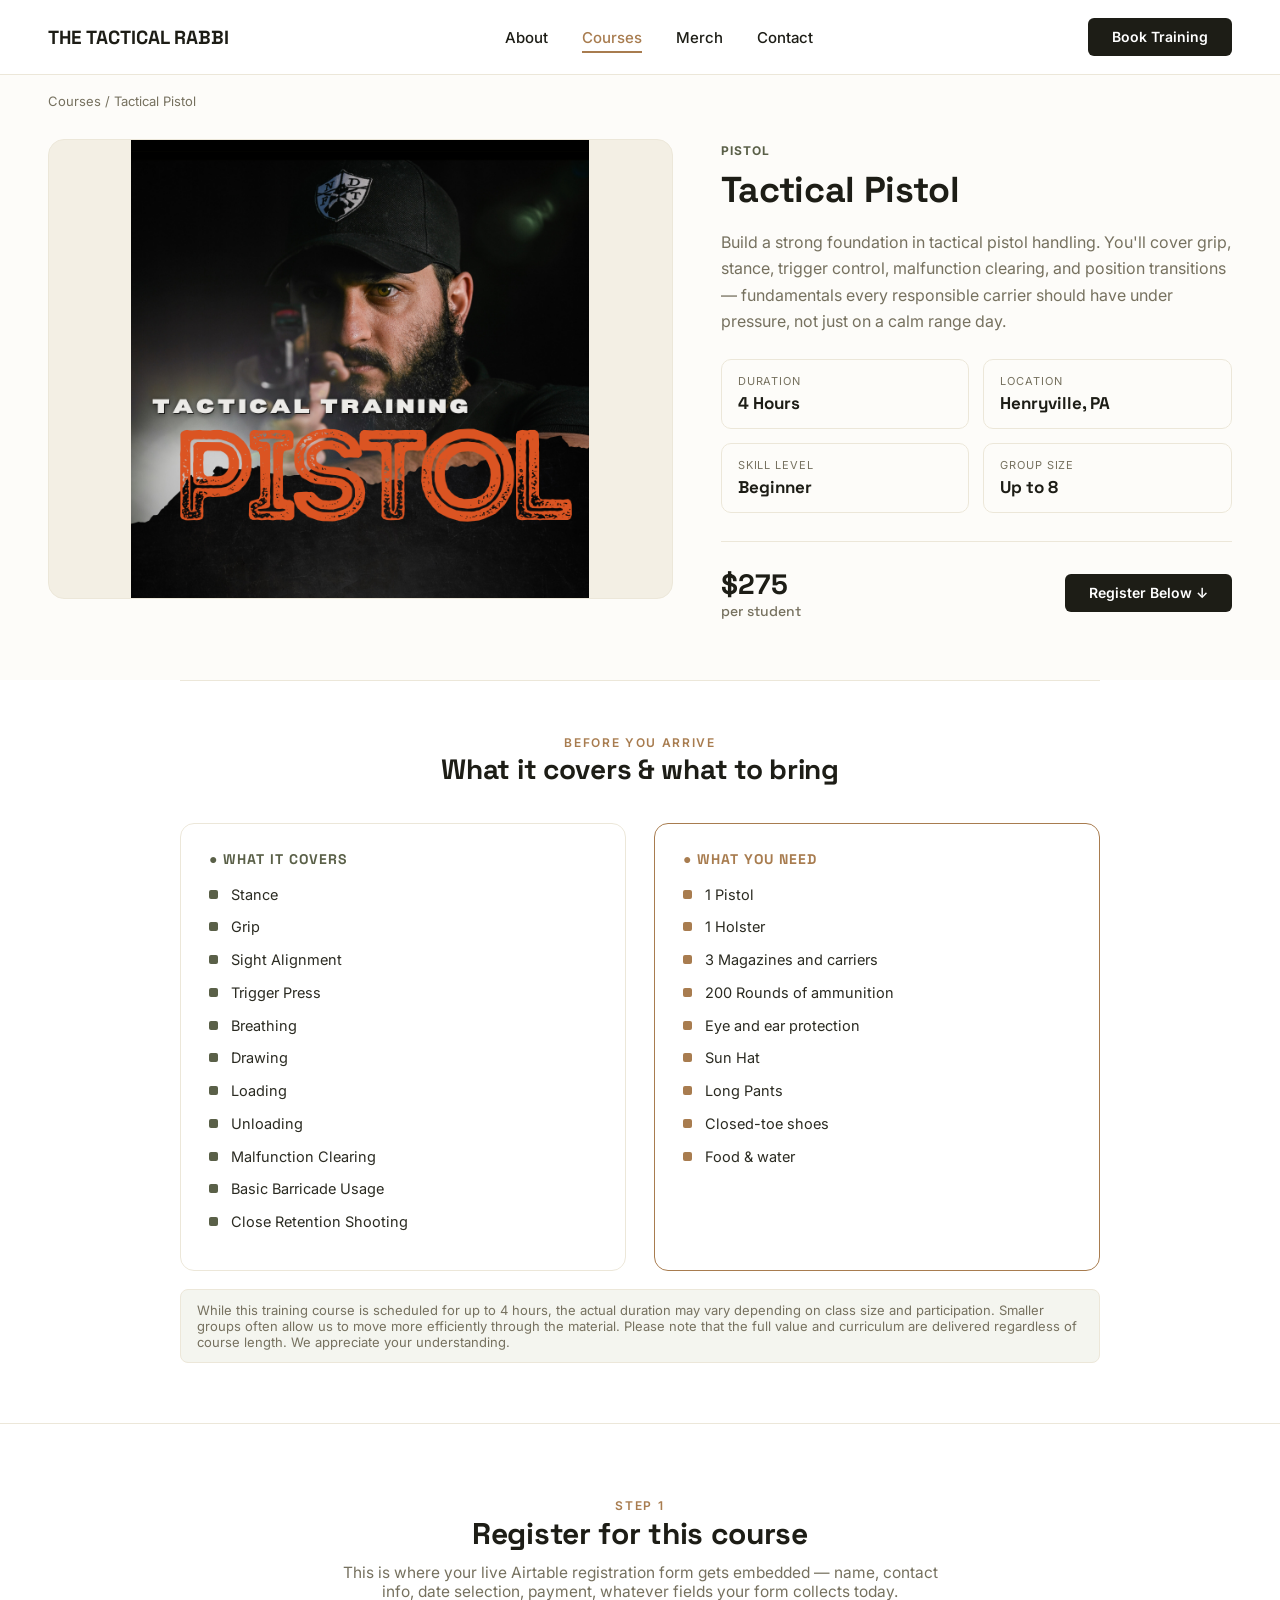
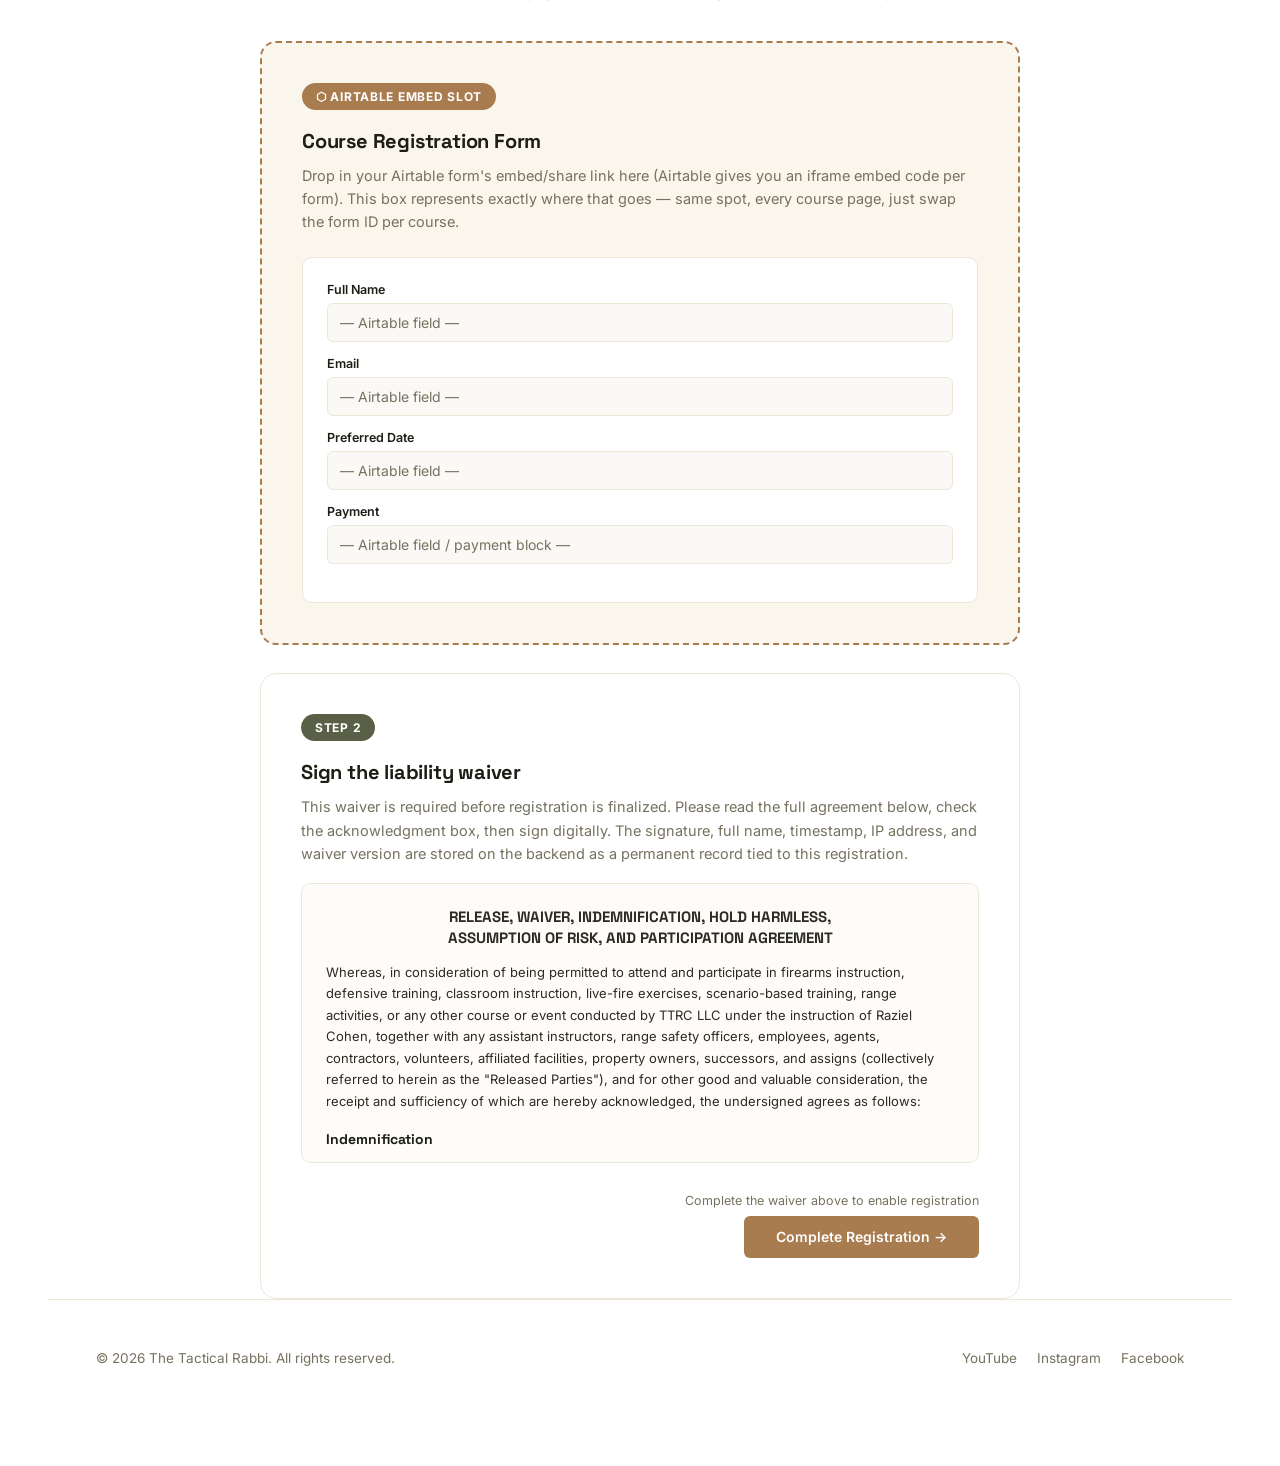
<file: site/course-detail-tactical-pistol.html>
<!DOCTYPE html>
<html lang="en">
<head>
<meta charset="UTF-8">
<meta name="viewport" content="width=device-width, initial-scale=1">
<title>Tactical Pistol — The Tactical Rabbi</title>
<link rel="stylesheet" href="css/base.css">
<style>
  .breadcrumb{padding:18px 48px 0;font-size:13px;color:var(--muted);}
  .breadcrumb a{color:var(--muted);text-decoration:none;}
  .breadcrumb a:hover{color:var(--coyote);}

  .course-hero{display:grid;grid-template-columns:1.1fr 0.9fr;gap:48px;padding:30px 48px 60px;align-items:start;}
  .course-hero .img-frame{
    width:100%;height:460px;border-radius:16px;background:#f3efe4;
    display:flex;align-items:center;justify-content:center;overflow:hidden;
    border:1px solid var(--line);
  }
  .course-hero img{max-width:100%;max-height:100%;width:auto;height:auto;object-fit:contain;display:block;}

  .course-info .tag-mini{font-size:12px;font-weight:700;text-transform:uppercase;color:var(--olive);letter-spacing:0.08em;}
  .course-info h1{font-size:36px;margin:8px 0 16px;}
  .course-info p.desc{color:var(--muted);font-size:16px;line-height:1.65;margin-bottom:24px;}

  .meta-grid{display:grid;grid-template-columns:1fr 1fr;gap:14px;margin-bottom:28px;}
  .meta-box{border:1px solid var(--line);border-radius:10px;padding:14px 16px;}
  .meta-box .k{font-size:11px;text-transform:uppercase;letter-spacing:0.08em;color:var(--muted);margin-bottom:4px;}
  .meta-box .v{font-family:'Space Grotesk';font-weight:700;font-size:17px;}

  .price-cta{display:flex;align-items:center;justify-content:space-between;border-top:1px solid var(--line);padding-top:24px;flex-wrap:wrap;gap:14px;}
  .price-cta .price{font-family:'Space Grotesk';font-weight:700;font-size:28px;}
  .price-cta .price span{font-size:14px;color:var(--muted);font-weight:500;display:block;}

  .registration{background:var(--panel);border-top:1px solid var(--line);padding:70px 48px;}
  .reg-head{text-align:center;max-width:620px;margin:0 auto 40px;}
  .reg-head h2{font-size:30px;margin-bottom:10px;}
  .reg-head p{color:var(--muted);font-size:15.5px;}

  .reg-wrap{max-width:760px;margin:0 auto;border:2px dashed var(--coyote);border-radius:16px;padding:40px;background:#fbf6ec;}
  .reg-wrap .slot-label{
    display:inline-flex;align-items:center;gap:8px;background:var(--coyote);color:#fff;
    font-size:12px;font-weight:700;text-transform:uppercase;letter-spacing:0.06em;
    padding:6px 14px;border-radius:999px;margin-bottom:18px;
  }
  .reg-wrap h3{font-size:20px;margin-bottom:10px;}
  .reg-wrap p{color:var(--muted);font-size:14.5px;line-height:1.6;margin-bottom:0;}
  .airtable-mock{
    margin-top:24px;background:#fff;border:1px solid var(--line);border-radius:10px;padding:24px;
  }
  .airtable-mock .field{margin-bottom:14px;}
  .airtable-mock .field-label{font-size:12.5px;font-weight:600;color:var(--ink);margin-bottom:6px;display:block;}
  .airtable-mock .field-input{
    border:1px solid var(--line);border-radius:6px;padding:10px 12px;font-size:14px;color:var(--muted);background:#faf9f5;
  }

  .waiver{max-width:760px;margin:28px auto 0;border:1px solid var(--line);border-radius:16px;padding:40px;background:var(--panel);}
  .waiver .step-tag{
    display:inline-flex;align-items:center;gap:8px;background:var(--olive);color:#fff;
    font-size:12px;font-weight:700;text-transform:uppercase;letter-spacing:0.06em;
    padding:6px 14px;border-radius:999px;margin-bottom:18px;
  }
  .waiver h3{font-size:20px;margin-bottom:10px;}
  .waiver p.intro{color:var(--muted);font-size:14.5px;line-height:1.6;margin-bottom:18px;}

  .terms-box{
    border:1px solid var(--line);border-radius:10px;background:#fdfcf9;padding:22px 24px;
    height:280px;overflow-y:scroll;margin-bottom:18px;font-size:13px;line-height:1.65;color:var(--charcoal);
  }
  .terms-box h4{font-family:'Space Grotesk';font-size:14px;margin:16px 0 8px;color:var(--ink);}
  .terms-box h4:first-child{margin-top:0;}
  .terms-box ul{margin:6px 0 6px 18px;}
  .terms-box li{margin-bottom:3px;}
  .terms-box .doc-title{font-family:'Space Grotesk';font-weight:700;font-size:15px;text-align:center;margin-bottom:14px;line-height:1.4;}
  .scroll-hint{font-size:11.5px;color:var(--muted);text-align:center;margin-top:-12px;margin-bottom:16px;}

  .check-row{display:flex;align-items:flex-start;gap:10px;font-size:13.5px;color:var(--charcoal);margin-bottom:12px;}
  .check-row input[type=checkbox]{margin-top:3px;width:16px;height:16px;accent-color:var(--coyote);flex-shrink:0;cursor:pointer;}
  .check-row label{cursor:pointer;line-height:1.5;}

  .sig-field{margin-bottom:16px;}
  .sig-field label{display:block;font-size:13px;font-weight:600;margin-bottom:6px;color:var(--charcoal);}
  .sig-field input[type=text]{
    width:100%;border:1px solid var(--line);border-radius:8px;padding:11px 14px;font-size:14px;
    background:#fdfcf9;color:var(--ink);font-family:'Inter';
  }
  .sig-field input[type=text]:focus{outline:none;border-color:var(--coyote);background:#fff;}

  .sig-pad-wrap{margin-bottom:10px;}
  #sigCanvas{
    width:100%;height:150px;border:1px solid var(--line);border-radius:10px;background:#fff;
    cursor:crosshair;touch-action:none;display:block;
  }
  .sig-controls{display:flex;justify-content:space-between;align-items:center;margin-bottom:18px;}
  .sig-controls .sig-status{font-size:12.5px;color:var(--muted);}
  .sig-controls .sig-status.signed{color:var(--olive);font-weight:600;}
  .clear-btn{
    background:none;border:1px solid var(--line);border-radius:6px;padding:6px 14px;font-size:12.5px;
    color:var(--muted);cursor:pointer;font-family:'Inter';
  }
  .clear-btn:hover{border-color:var(--coyote);color:var(--coyote);}

  .record-note{
    font-size:12.5px;color:var(--olive);background:#f4f5ef;border:1px solid var(--line);border-radius:8px;
    padding:10px 14px;
  }

  .submit-bar{max-width:760px;margin:30px auto 0;display:flex;flex-direction:column;align-items:flex-end;gap:8px;}
  .submit-bar .gate-note{font-size:12.5px;color:var(--muted);}
  .submit-bar .form-success{max-width:100%;}

  .gear-section{background:var(--panel);padding:0 48px 60px;}
  .gear-section .inner{max-width:920px;margin:0 auto;border-top:1px solid var(--line);padding-top:50px;}
  .gear-head{text-align:center;max-width:640px;margin:0 auto 36px;}
  .gear-head h2{font-size:28px;margin-bottom:10px;}
  .gear-head p{color:var(--muted);font-size:15px;line-height:1.6;}
  .gear-grid{display:grid;grid-template-columns:1fr 1fr;gap:28px;}
  .gear-col{border:1px solid var(--line);border-radius:14px;padding:26px 28px;background:#fff;}
  .gear-col.required{border-color:var(--coyote);}
  .gear-col h4{font-family:'Space Grotesk';font-size:14px;text-transform:uppercase;letter-spacing:0.07em;margin-bottom:16px;display:flex;align-items:center;gap:8px;}
  .gear-col.required h4{color:var(--coyote);}
  .gear-col.recommended h4{color:var(--olive);}
  .gear-col ul{list-style:none;}
  .gear-col li{position:relative;padding-left:22px;margin-bottom:11px;font-size:14.5px;line-height:1.5;color:var(--charcoal);}
  .gear-col li::before{content:'';position:absolute;left:0;top:6px;width:9px;height:9px;border-radius:2px;background:var(--coyote);}
  .gear-col.recommended li::before{background:var(--olive);}
  .gear-note{margin-top:18px;font-size:13px;color:var(--muted);background:#f4f5ef;border:1px solid var(--line);border-radius:8px;padding:12px 16px;}
  @media (max-width:720px){
    .course-hero{grid-template-columns:1fr;padding:24px 24px 40px;}
    .gear-grid{grid-template-columns:1fr;}
    .gear-section{padding:0 24px 40px;}
    .registration{padding:48px 24px;}
    .waiver{padding:24px;}
  }
</style>
</head>
<body>

<header>
  <a class="brandmark" href="index.html">THE TACTICAL RABBI</a>
  <nav>
    <ul>
      <li><a href="about.html">About</a></li>
      <li><a href="courses.html" class="active">Courses</a></li>
      <li><a href="merch.html">Merch</a></li>
      <li><a href="contact.html">Contact</a></li>
    </ul>
  </nav>
  <button class="nav-toggle" aria-label="Toggle menu" aria-expanded="false"><span></span><span></span><span></span></button>
  <a class="cta-btn" href="#register">Book Training</a>
</header>

<div class="breadcrumb"><a href="courses.html">Courses</a> / Tactical Pistol</div>

<div class="course-hero">
  <div class="img-frame"><img src="images/tp-1.png" alt="Tactical Pistol"></div>
  <div class="course-info">
    <span class="tag-mini">Pistol</span>
    <h1>Tactical Pistol</h1>
    <p class="desc">Build a strong foundation in tactical pistol handling. You'll cover grip, stance, trigger control, malfunction clearing, and position transitions — fundamentals every responsible carrier should have under pressure, not just on a calm range day.</p>

    <div class="meta-grid">
      <div class="meta-box"><div class="k">Duration</div><div class="v">4 Hours</div></div>
      <div class="meta-box"><div class="k">Location</div><div class="v">Henryville, PA</div></div>
      <div class="meta-box"><div class="k">Skill Level</div><div class="v">Beginner</div></div>
      <div class="meta-box"><div class="k">Group Size</div><div class="v">Up to 8</div></div>
    </div>

    <div class="price-cta">
      <div class="price">$275 <span>per student</span></div>
      <a class="cta-btn" href="#register">Register Below ↓</a>
    </div>
  </div>
</div>

<div class="gear-section">
  <div class="inner">
    <div class="gear-head">
      <span class="label">Before you arrive</span>
      <h2>What it covers &amp; what to bring</h2>
    </div>
    <div class="gear-grid">
      <div class="gear-col recommended">
        <h4>● What It Covers</h4>
        <ul>
          <li>Stance</li>
          <li>Grip</li>
          <li>Sight Alignment</li>
          <li>Trigger Press</li>
          <li>Breathing</li>
          <li>Drawing</li>
          <li>Loading</li>
          <li>Unloading</li>
          <li>Malfunction Clearing</li>
          <li>Basic Barricade Usage</li>
          <li>Close Retention Shooting</li>
        </ul>
      </div>
      <div class="gear-col required">
        <h4>● What You Need</h4>
        <ul>
          <li>1 Pistol</li>
          <li>1 Holster</li>
          <li>3 Magazines and carriers</li>
          <li>200 Rounds of ammunition</li>
          <li>Eye and ear protection</li>
          <li>Sun Hat</li>
          <li>Long Pants</li>
          <li>Closed-toe shoes</li>
          <li>Food & water</li>
        </ul>
      </div>
    </div>
    <div class="gear-note">While this training course is scheduled for up to 4 hours, the actual duration may vary depending on class size and participation. Smaller groups often allow us to move more efficiently through the material. Please note that the full value and curriculum are delivered regardless of course length. We appreciate your understanding.</div>
  </div>
</div>

<div class="registration" id="register">
  <div class="reg-head">
    <span class="label">Step 1</span>
    <h2>Register for this course</h2>
    <p>This is where your live Airtable registration form gets embedded — name, contact info, date selection, payment, whatever fields your form collects today.</p>
  </div>

  <div class="reg-wrap">
    <span class="slot-label">⬡ Airtable embed slot</span>
    <h3>Course Registration Form</h3>
    <p>Drop in your Airtable form's embed/share link here (Airtable gives you an iframe embed code per form). This box represents exactly where that goes — same spot, every course page, just swap the form ID per course.</p>

    <div class="airtable-mock">
      <div class="field"><span class="field-label">Full Name</span><div class="field-input">— Airtable field —</div></div>
      <div class="field"><span class="field-label">Email</span><div class="field-input">— Airtable field —</div></div>
      <div class="field"><span class="field-label">Preferred Date</span><div class="field-input">— Airtable field —</div></div>
      <div class="field"><span class="field-label">Payment</span><div class="field-input">— Airtable field / payment block —</div></div>
    </div>
  </div>

  <div class="waiver">
    <span class="step-tag">Step 2</span>
    <h3>Sign the liability waiver</h3>
    <p class="intro">This waiver is required before registration is finalized. Please read the full agreement below, check the acknowledgment box, then sign digitally. The signature, full name, timestamp, IP address, and waiver version are stored on the backend as a permanent record tied to this registration.</p>

    <div class="terms-box" id="termsBox">
      <div class="doc-title">RELEASE, WAIVER, INDEMNIFICATION, HOLD HARMLESS,<br>ASSUMPTION OF RISK, AND PARTICIPATION AGREEMENT</div>

      <p>Whereas, in consideration of being permitted to attend and participate in firearms instruction, defensive training, classroom instruction, live-fire exercises, scenario-based training, range activities, or any other course or event conducted by TTRC LLC under the instruction of Raziel Cohen, together with any assistant instructors, range safety officers, employees, agents, contractors, volunteers, affiliated facilities, property owners, successors, and assigns (collectively referred to herein as the "Released Parties"), and for other good and valuable consideration, the receipt and sufficiency of which are hereby acknowledged, the undersigned agrees as follows:</p>

      <h4>Indemnification</h4>
      <p>The undersigned agrees to indemnify, defend, and hold harmless the Released Parties from and against any and all claims, demands, causes of action, lawsuits, damages, judgments, liabilities, fines, penalties, costs, expenses, attorney's fees, or losses of any nature whatsoever arising out of, related to, or connected with:</p>
      <ul>
        <li>The undersigned's attendance at or participation in any course or activity;</li>
        <li>The handling, loading, unloading, possession, transportation, storage, or discharge of any firearm;</li>
        <li>The use of any ammunition, magazines, optics, suppressors, holsters, medical equipment, knives, or other equipment;</li>
        <li>The undersigned's presence upon or use of any range, classroom, building, parking area, land, or other premises used for instruction ("Premises");</li>
        <li>Any act, omission, negligence, or misconduct of the undersigned.</li>
      </ul>

      <h4>Waiver and Release</h4>
      <p>The undersigned, on behalf of himself/herself and his/her executors, administrators, personal representatives, heirs, successors, assigns, and next of kin, knowingly and voluntarily waives, releases, acquits, and forever discharges the Released Parties from any and all claims, demands, actions, liabilities, damages, losses, costs, expenses, or causes of action of every kind whatsoever, whether known or unknown, anticipated or unanticipated, including claims arising from personal injury, illness, disability, property damage, emotional distress, or death, arising out of or relating in any manner to:</p>
      <ul>
        <li>Participation in any training or course;</li>
        <li>Use of the Premises;</li>
        <li>Any latent or patent defects of the Premises;</li>
        <li>Firearms instruction;</li>
        <li>Live-fire exercises;</li>
        <li>The discharge of firearms;</li>
        <li>The handling of firearms or equipment by any participant;</li>
        <li>Property belonging to the undersigned, whether or not entrusted to the Released Parties.</li>
      </ul>

      <h4>Assumption of Risk</h4>
      <p>The undersigned acknowledges that firearms training is an inherently dangerous activity involving known and unknown risks that cannot be completely eliminated through reasonable care. The undersigned voluntarily assumes all risks associated with participation, including but not limited to:</p>
      <ul>
        <li>Accidental discharge of firearms;</li>
        <li>Ricochets;</li>
        <li>Projectile fragments;</li>
        <li>Equipment malfunctions;</li>
        <li>Exposure to loud noise;</li>
        <li>Flying debris;</li>
        <li>Physical exertion;</li>
        <li>Slip, trip, or fall hazards;</li>
        <li>Negligence of other participants;</li>
        <li>Permanent injury;</li>
        <li>Disability; or</li>
        <li>Death.</li>
      </ul>
      <p>The undersigned voluntarily elects to participate despite these risks.</p>

      <h4>Firearm Safety Acknowledgment</h4>
      <p>The undersigned certifies that he/she understands and agrees to abide by the universally accepted Four Fundamental Rules of Firearm Safety:</p>
      <ul>
        <li>Treat every firearm as if it is loaded.</li>
        <li>Never allow the muzzle to point at anything you are not willing to destroy.</li>
        <li>Keep your finger off the trigger until your sights are on target and you have made the conscious decision to fire.</li>
        <li>Be sure of your target, what is beyond it, and what is around it.</li>
      </ul>
      <p>The undersigned further agrees to obey all range commands, instructor directions, safety briefings, and range procedures at all times. Failure to follow any safety instruction may result in immediate removal from the course without refund.</p>

      <h4>Responsibility for Firearms and Equipment</h4>
      <p>The undersigned acknowledges that he/she is solely responsible for every firearm, magazine, ammunition, optic, suppressor, holster, body armor, medical equipment, knife, accessory, or other equipment brought to any TTRC LLC course. The Released Parties make no representations regarding the legality or suitability of any participant's equipment. The undersigned certifies that he/she alone is responsible for ensuring compliance with all applicable federal, state, and local laws regarding the possession, transportation, ownership, configuration, carrying, storage, and use of any equipment brought to the course. The undersigned further acknowledges that the Released Parties do not provide legal advice regarding firearms laws and that it is the participant's responsibility to know and comply with all applicable laws before attending.</p>

      <h4>Compliance with Instructor Directions</h4>
      <p>The undersigned agrees to immediately comply with all verbal and written instructions issued by any member of the Released Parties. The undersigned understands that the Instructor has sole discretion to remove any participant whose conduct is determined to be unsafe, reckless, disruptive, threatening, impaired, or otherwise detrimental to the safety of the course. Removal from the course may occur without refund.</p>

      <h4>Acknowledgment</h4>
      <p>The undersigned certifies that he/she has carefully read this Agreement in its entirety, fully understands its contents, understands that substantial legal rights are being waived, has had adequate opportunity to ask questions, and signs this Agreement voluntarily and without coercion.</p>

      <h4>Severability</h4>
      <p>The undersigned expressly agrees that this Agreement is intended to be as broad and inclusive as permitted by applicable law. If any provision is determined to be invalid, illegal, or unenforceable, the remaining provisions shall remain in full force and effect.</p>

      <h4>Cumulative Remedies</h4>
      <p>No remedy conferred by any provision of this Agreement shall be deemed exclusive of any other remedy available at law or in equity. The exercise of any remedy by the Released Parties shall not constitute a waiver of any other available remedy.</p>

      <h4>Governing Law and Venue</h4>
      <p>This Agreement shall be governed by and interpreted under the laws of the State of New Jersey without regard to conflict of law principles. Any legal action arising from or relating to this Agreement or participation in any activity conducted by TTRC LLC shall be brought exclusively in a court of competent jurisdiction located within the State of New Jersey.</p>

      <h4>Electronic Signature</h4>
      <p>The undersigned agrees that checking the acknowledgment box and electronically signing this Agreement constitutes a legally binding electronic signature with the same force and effect as an original handwritten signature. The undersigned further acknowledges that he/she has had the opportunity to read this Agreement before signing and voluntarily agrees to be bound by all of its terms. This Agreement shall be binding upon the undersigned and his/her executors, administrators, personal representatives, heirs, successors, and assigns.</p>

    <div class="scroll-hint" id="scrollHint">↓ scroll to read the full agreement ↓</div>

    <div class="check-row">
      <input type="checkbox" id="ackCheck">
      <label for="ackCheck">I have read this Agreement in its entirety, understand that I am waiving substantial legal rights, and voluntarily agree to be bound by all of its terms.</label>
    </div>
    <div class="check-row">
      <input type="checkbox" id="eligCheck">
      <label for="eligCheck">I confirm I meet the eligibility requirements for this course.</label>
    </div>

    <div class="sig-field">
      <label>Full Legal Name (typed) *</label>
      <input type="text" id="sigName" placeholder="Type your full legal name">
    </div>

    <div class="sig-field">
      <label>Signature *</label>
      <div class="sig-pad-wrap">
        <canvas id="sigCanvas"></canvas>
      </div>
      <div class="sig-controls">
        <span class="sig-status" id="sigStatus">Draw your signature above</span>
        <button class="clear-btn" id="clearSig" type="button">Clear</button>
      </div>
    </div>

    <div class="record-note">On submission, the backend stores: signature image, typed full name, timestamp, IP address, and this waiver's version ID — tied permanently to this registration record.</div>
  </div>

  <div class="submit-bar">
    <span class="gate-note" id="gateNote">Complete the waiver above to enable registration</span>
    <button class="cta-btn" id="submitBtn" style="background:var(--coyote);padding:14px 32px;" disabled>Complete Registration →</button>
    <div class="form-success" id="regSuccess">Registration recorded for this preview — a real submission will save to your registration backend once it's connected.</div>
  </div>
</div>

<footer>
  <div>© 2026 The Tactical Rabbi. All rights reserved.</div>
  <div><a href="#" target="_blank" rel="noopener">YouTube</a><a href="#" target="_blank" rel="noopener">Instagram</a><a href="#" target="_blank" rel="noopener">Facebook</a></div>
</footer>

<script src="js/nav.js"></script>
<script src="js/course-waiver.js"></script>
</body>
</html>
</file>
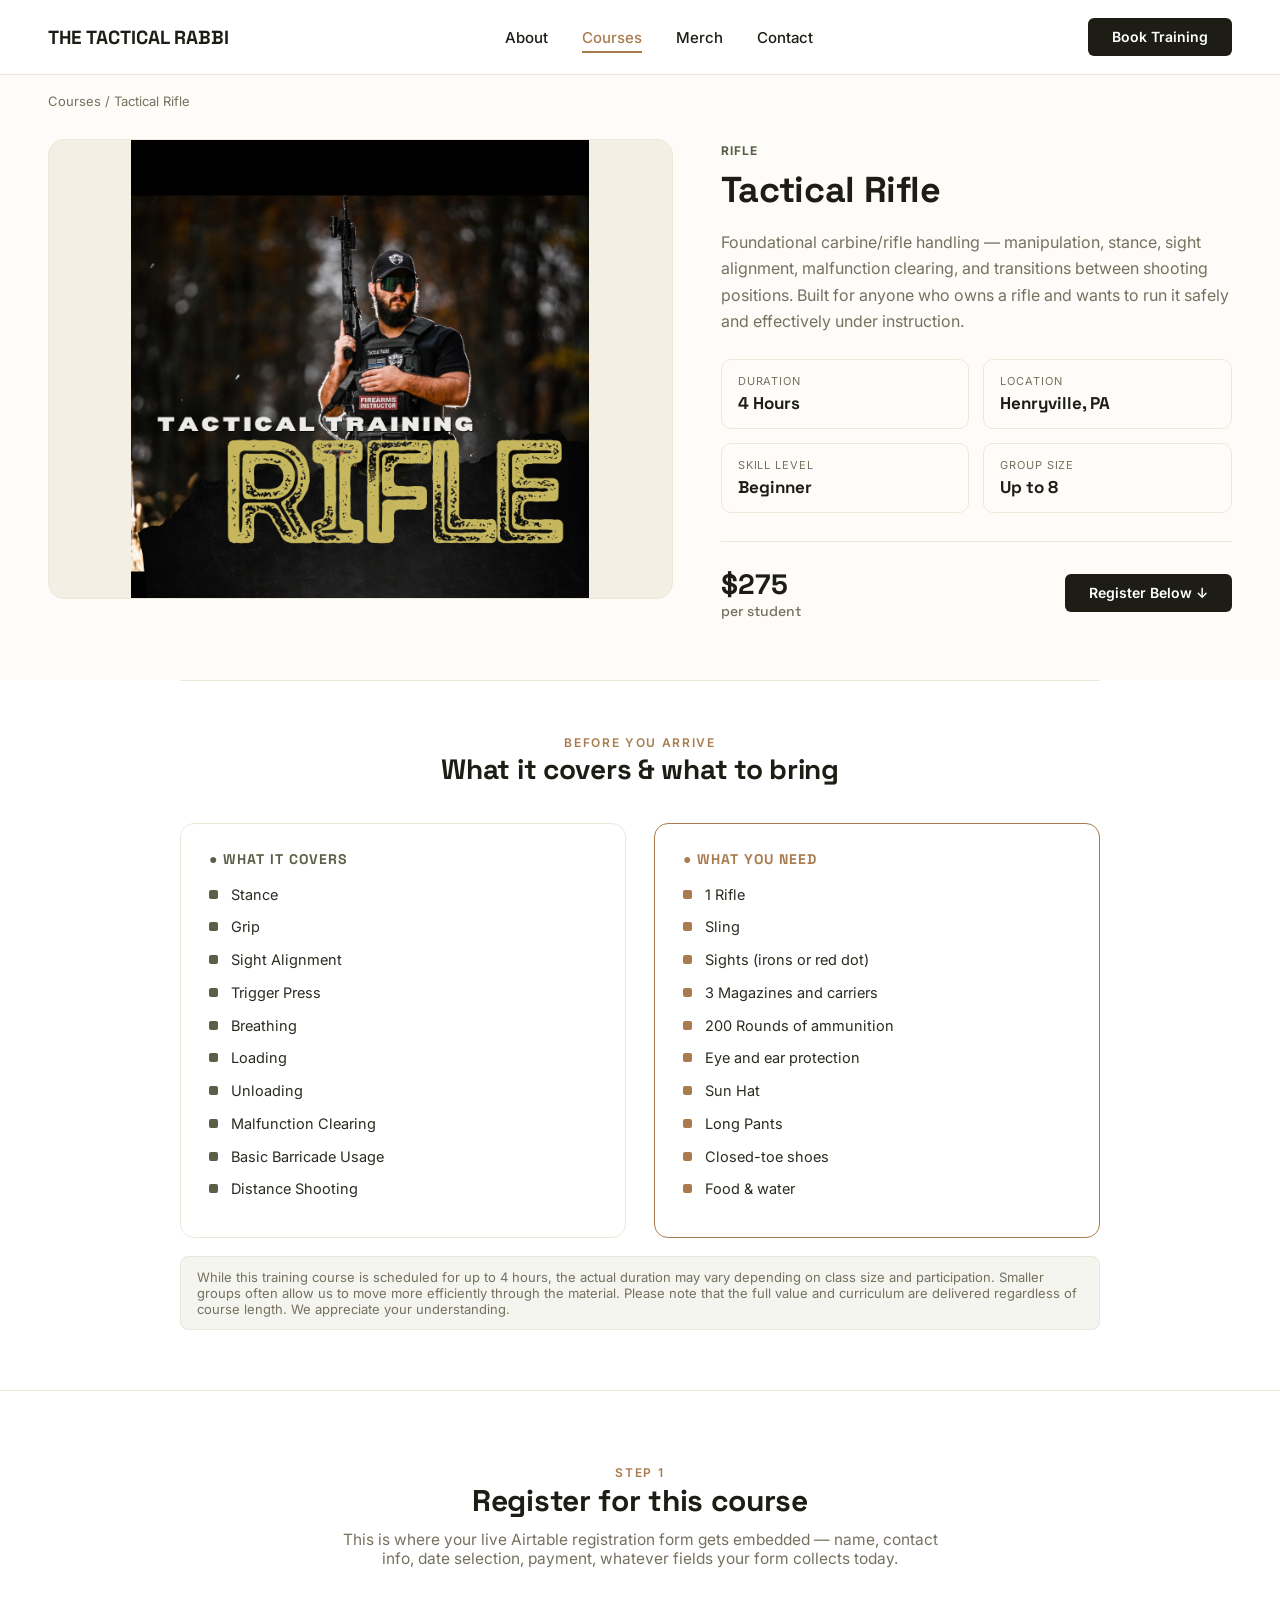
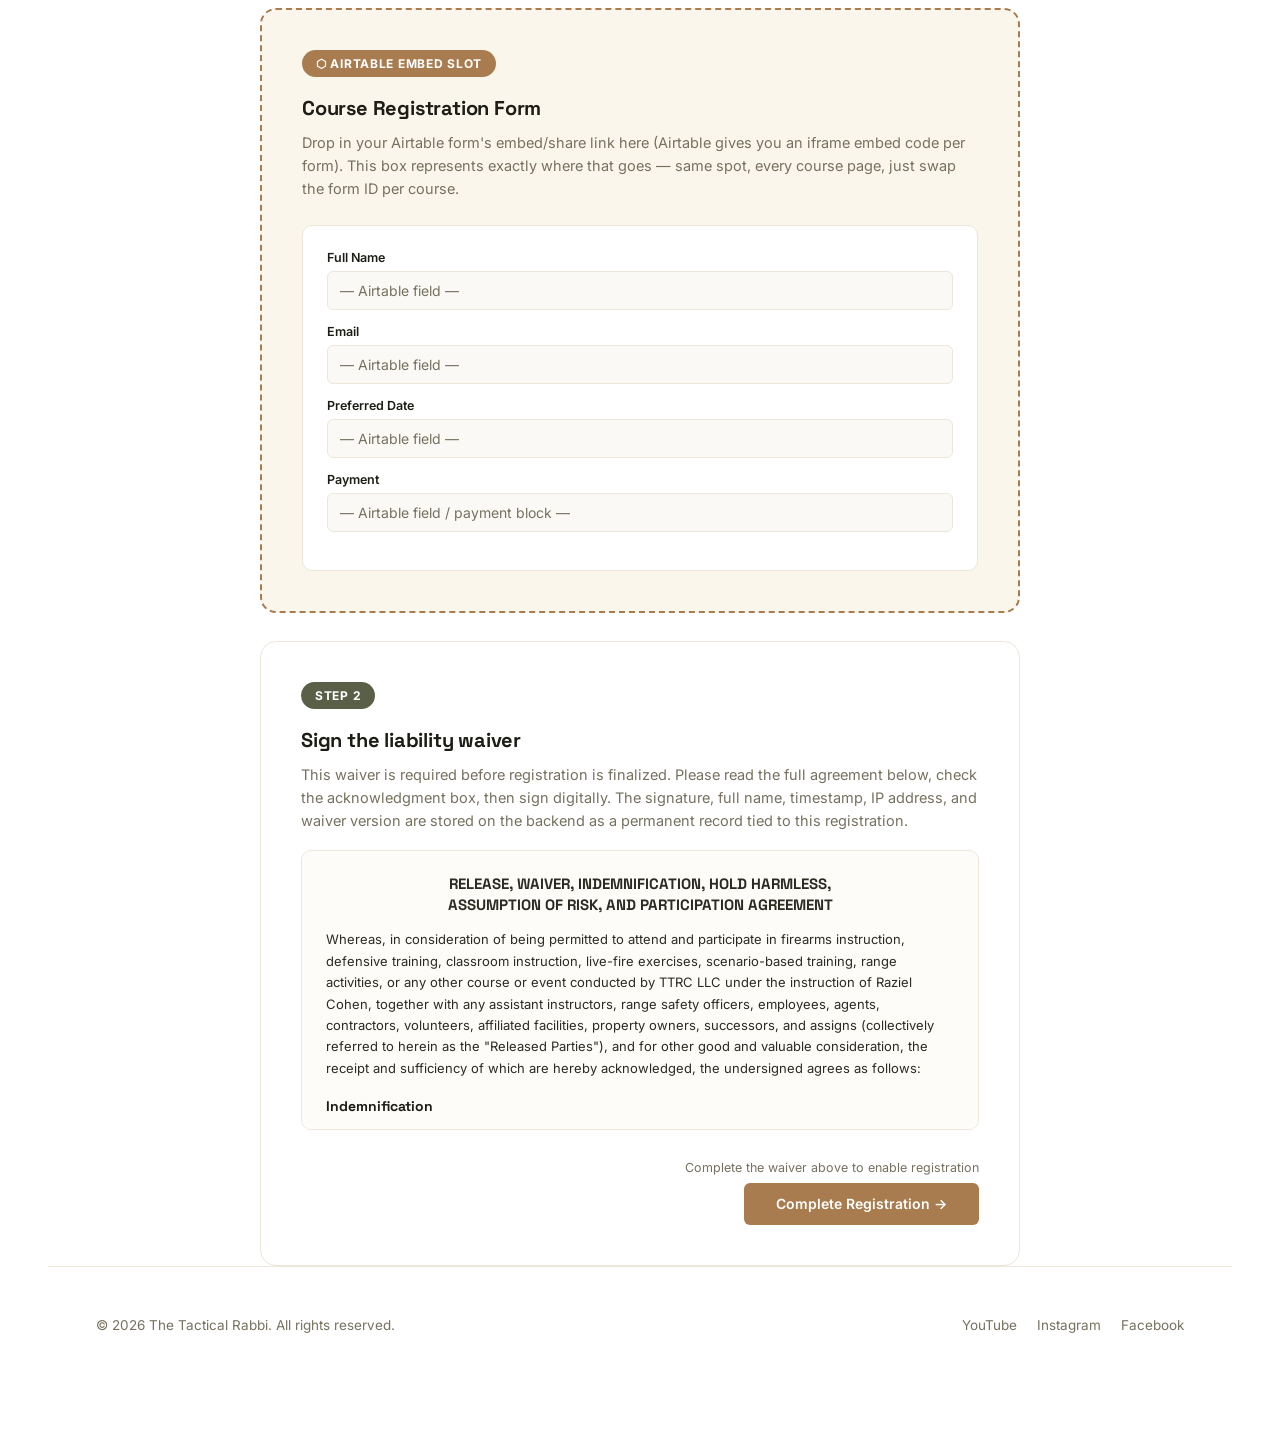
<file: site/course-detail-tactical-rifle.html>
<!DOCTYPE html>
<html lang="en">
<head>
<meta charset="UTF-8">
<meta name="viewport" content="width=device-width, initial-scale=1">
<title>Tactical Rifle — The Tactical Rabbi</title>
<link rel="stylesheet" href="css/base.css">
<style>
  .breadcrumb{padding:18px 48px 0;font-size:13px;color:var(--muted);}
  .breadcrumb a{color:var(--muted);text-decoration:none;}
  .breadcrumb a:hover{color:var(--coyote);}

  .course-hero{display:grid;grid-template-columns:1.1fr 0.9fr;gap:48px;padding:30px 48px 60px;align-items:start;}
  .course-hero .img-frame{
    width:100%;height:460px;border-radius:16px;background:#f3efe4;
    display:flex;align-items:center;justify-content:center;overflow:hidden;
    border:1px solid var(--line);
  }
  .course-hero img{max-width:100%;max-height:100%;width:auto;height:auto;object-fit:contain;display:block;}

  .course-info .tag-mini{font-size:12px;font-weight:700;text-transform:uppercase;color:var(--olive);letter-spacing:0.08em;}
  .course-info h1{font-size:36px;margin:8px 0 16px;}
  .course-info p.desc{color:var(--muted);font-size:16px;line-height:1.65;margin-bottom:24px;}

  .meta-grid{display:grid;grid-template-columns:1fr 1fr;gap:14px;margin-bottom:28px;}
  .meta-box{border:1px solid var(--line);border-radius:10px;padding:14px 16px;}
  .meta-box .k{font-size:11px;text-transform:uppercase;letter-spacing:0.08em;color:var(--muted);margin-bottom:4px;}
  .meta-box .v{font-family:'Space Grotesk';font-weight:700;font-size:17px;}

  .price-cta{display:flex;align-items:center;justify-content:space-between;border-top:1px solid var(--line);padding-top:24px;flex-wrap:wrap;gap:14px;}
  .price-cta .price{font-family:'Space Grotesk';font-weight:700;font-size:28px;}
  .price-cta .price span{font-size:14px;color:var(--muted);font-weight:500;display:block;}

  .registration{background:var(--panel);border-top:1px solid var(--line);padding:70px 48px;}
  .reg-head{text-align:center;max-width:620px;margin:0 auto 40px;}
  .reg-head h2{font-size:30px;margin-bottom:10px;}
  .reg-head p{color:var(--muted);font-size:15.5px;}

  .reg-wrap{max-width:760px;margin:0 auto;border:2px dashed var(--coyote);border-radius:16px;padding:40px;background:#fbf6ec;}
  .reg-wrap .slot-label{
    display:inline-flex;align-items:center;gap:8px;background:var(--coyote);color:#fff;
    font-size:12px;font-weight:700;text-transform:uppercase;letter-spacing:0.06em;
    padding:6px 14px;border-radius:999px;margin-bottom:18px;
  }
  .reg-wrap h3{font-size:20px;margin-bottom:10px;}
  .reg-wrap p{color:var(--muted);font-size:14.5px;line-height:1.6;margin-bottom:0;}
  .airtable-mock{
    margin-top:24px;background:#fff;border:1px solid var(--line);border-radius:10px;padding:24px;
  }
  .airtable-mock .field{margin-bottom:14px;}
  .airtable-mock .field-label{font-size:12.5px;font-weight:600;color:var(--ink);margin-bottom:6px;display:block;}
  .airtable-mock .field-input{
    border:1px solid var(--line);border-radius:6px;padding:10px 12px;font-size:14px;color:var(--muted);background:#faf9f5;
  }

  .waiver{max-width:760px;margin:28px auto 0;border:1px solid var(--line);border-radius:16px;padding:40px;background:var(--panel);}
  .waiver .step-tag{
    display:inline-flex;align-items:center;gap:8px;background:var(--olive);color:#fff;
    font-size:12px;font-weight:700;text-transform:uppercase;letter-spacing:0.06em;
    padding:6px 14px;border-radius:999px;margin-bottom:18px;
  }
  .waiver h3{font-size:20px;margin-bottom:10px;}
  .waiver p.intro{color:var(--muted);font-size:14.5px;line-height:1.6;margin-bottom:18px;}

  .terms-box{
    border:1px solid var(--line);border-radius:10px;background:#fdfcf9;padding:22px 24px;
    height:280px;overflow-y:scroll;margin-bottom:18px;font-size:13px;line-height:1.65;color:var(--charcoal);
  }
  .terms-box h4{font-family:'Space Grotesk';font-size:14px;margin:16px 0 8px;color:var(--ink);}
  .terms-box h4:first-child{margin-top:0;}
  .terms-box ul{margin:6px 0 6px 18px;}
  .terms-box li{margin-bottom:3px;}
  .terms-box .doc-title{font-family:'Space Grotesk';font-weight:700;font-size:15px;text-align:center;margin-bottom:14px;line-height:1.4;}
  .scroll-hint{font-size:11.5px;color:var(--muted);text-align:center;margin-top:-12px;margin-bottom:16px;}

  .check-row{display:flex;align-items:flex-start;gap:10px;font-size:13.5px;color:var(--charcoal);margin-bottom:12px;}
  .check-row input[type=checkbox]{margin-top:3px;width:16px;height:16px;accent-color:var(--coyote);flex-shrink:0;cursor:pointer;}
  .check-row label{cursor:pointer;line-height:1.5;}

  .sig-field{margin-bottom:16px;}
  .sig-field label{display:block;font-size:13px;font-weight:600;margin-bottom:6px;color:var(--charcoal);}
  .sig-field input[type=text]{
    width:100%;border:1px solid var(--line);border-radius:8px;padding:11px 14px;font-size:14px;
    background:#fdfcf9;color:var(--ink);font-family:'Inter';
  }
  .sig-field input[type=text]:focus{outline:none;border-color:var(--coyote);background:#fff;}

  .sig-pad-wrap{margin-bottom:10px;}
  #sigCanvas{
    width:100%;height:150px;border:1px solid var(--line);border-radius:10px;background:#fff;
    cursor:crosshair;touch-action:none;display:block;
  }
  .sig-controls{display:flex;justify-content:space-between;align-items:center;margin-bottom:18px;}
  .sig-controls .sig-status{font-size:12.5px;color:var(--muted);}
  .sig-controls .sig-status.signed{color:var(--olive);font-weight:600;}
  .clear-btn{
    background:none;border:1px solid var(--line);border-radius:6px;padding:6px 14px;font-size:12.5px;
    color:var(--muted);cursor:pointer;font-family:'Inter';
  }
  .clear-btn:hover{border-color:var(--coyote);color:var(--coyote);}

  .record-note{
    font-size:12.5px;color:var(--olive);background:#f4f5ef;border:1px solid var(--line);border-radius:8px;
    padding:10px 14px;
  }

  .submit-bar{max-width:760px;margin:30px auto 0;display:flex;flex-direction:column;align-items:flex-end;gap:8px;}
  .submit-bar .gate-note{font-size:12.5px;color:var(--muted);}
  .submit-bar .form-success{max-width:100%;}

  .gear-section{background:var(--panel);padding:0 48px 60px;}
  .gear-section .inner{max-width:920px;margin:0 auto;border-top:1px solid var(--line);padding-top:50px;}
  .gear-head{text-align:center;max-width:640px;margin:0 auto 36px;}
  .gear-head h2{font-size:28px;margin-bottom:10px;}
  .gear-head p{color:var(--muted);font-size:15px;line-height:1.6;}
  .gear-grid{display:grid;grid-template-columns:1fr 1fr;gap:28px;}
  .gear-col{border:1px solid var(--line);border-radius:14px;padding:26px 28px;background:#fff;}
  .gear-col.required{border-color:var(--coyote);}
  .gear-col h4{font-family:'Space Grotesk';font-size:14px;text-transform:uppercase;letter-spacing:0.07em;margin-bottom:16px;display:flex;align-items:center;gap:8px;}
  .gear-col.required h4{color:var(--coyote);}
  .gear-col.recommended h4{color:var(--olive);}
  .gear-col ul{list-style:none;}
  .gear-col li{position:relative;padding-left:22px;margin-bottom:11px;font-size:14.5px;line-height:1.5;color:var(--charcoal);}
  .gear-col li::before{content:'';position:absolute;left:0;top:6px;width:9px;height:9px;border-radius:2px;background:var(--coyote);}
  .gear-col.recommended li::before{background:var(--olive);}
  .gear-note{margin-top:18px;font-size:13px;color:var(--muted);background:#f4f5ef;border:1px solid var(--line);border-radius:8px;padding:12px 16px;}
  @media (max-width:720px){
    .course-hero{grid-template-columns:1fr;padding:24px 24px 40px;}
    .gear-grid{grid-template-columns:1fr;}
    .gear-section{padding:0 24px 40px;}
    .registration{padding:48px 24px;}
    .waiver{padding:24px;}
  }
</style>
</head>
<body>

<header>
  <a class="brandmark" href="index.html">THE TACTICAL RABBI</a>
  <nav>
    <ul>
      <li><a href="about.html">About</a></li>
      <li><a href="courses.html" class="active">Courses</a></li>
      <li><a href="merch.html">Merch</a></li>
      <li><a href="contact.html">Contact</a></li>
    </ul>
  </nav>
  <button class="nav-toggle" aria-label="Toggle menu" aria-expanded="false"><span></span><span></span><span></span></button>
  <a class="cta-btn" href="#register">Book Training</a>
</header>

<div class="breadcrumb"><a href="courses.html">Courses</a> / Tactical Rifle</div>

<div class="course-hero">
  <div class="img-frame"><img src="images/tr-1.jpg" alt="Tactical Rifle"></div>
  <div class="course-info">
    <span class="tag-mini">Rifle</span>
    <h1>Tactical Rifle</h1>
    <p class="desc">Foundational carbine/rifle handling — manipulation, stance, sight alignment, malfunction clearing, and transitions between shooting positions. Built for anyone who owns a rifle and wants to run it safely and effectively under instruction.</p>

    <div class="meta-grid">
      <div class="meta-box"><div class="k">Duration</div><div class="v">4 Hours</div></div>
      <div class="meta-box"><div class="k">Location</div><div class="v">Henryville, PA</div></div>
      <div class="meta-box"><div class="k">Skill Level</div><div class="v">Beginner</div></div>
      <div class="meta-box"><div class="k">Group Size</div><div class="v">Up to 8</div></div>
    </div>

    <div class="price-cta">
      <div class="price">$275 <span>per student</span></div>
      <a class="cta-btn" href="#register">Register Below ↓</a>
    </div>
  </div>
</div>

<div class="gear-section">
  <div class="inner">
    <div class="gear-head">
      <span class="label">Before you arrive</span>
      <h2>What it covers &amp; what to bring</h2>
    </div>
    <div class="gear-grid">
      <div class="gear-col recommended">
        <h4>● What It Covers</h4>
        <ul>
          <li>Stance</li>
          <li>Grip</li>
          <li>Sight Alignment</li>
          <li>Trigger Press</li>
          <li>Breathing</li>
          <li>Loading</li>
          <li>Unloading</li>
          <li>Malfunction Clearing</li>
          <li>Basic Barricade Usage</li>
          <li>Distance Shooting</li>
        </ul>
      </div>
      <div class="gear-col required">
        <h4>● What You Need</h4>
        <ul>
          <li>1 Rifle</li>
          <li>Sling</li>
          <li>Sights (irons or red dot)</li>
          <li>3 Magazines and carriers</li>
          <li>200 Rounds of ammunition</li>
          <li>Eye and ear protection</li>
          <li>Sun Hat</li>
          <li>Long Pants</li>
          <li>Closed-toe shoes</li>
          <li>Food & water</li>
        </ul>
      </div>
    </div>
    <div class="gear-note">While this training course is scheduled for up to 4 hours, the actual duration may vary depending on class size and participation. Smaller groups often allow us to move more efficiently through the material. Please note that the full value and curriculum are delivered regardless of course length. We appreciate your understanding.</div>
  </div>
</div>

<div class="registration" id="register">
  <div class="reg-head">
    <span class="label">Step 1</span>
    <h2>Register for this course</h2>
    <p>This is where your live Airtable registration form gets embedded — name, contact info, date selection, payment, whatever fields your form collects today.</p>
  </div>

  <div class="reg-wrap">
    <span class="slot-label">⬡ Airtable embed slot</span>
    <h3>Course Registration Form</h3>
    <p>Drop in your Airtable form's embed/share link here (Airtable gives you an iframe embed code per form). This box represents exactly where that goes — same spot, every course page, just swap the form ID per course.</p>

    <div class="airtable-mock">
      <div class="field"><span class="field-label">Full Name</span><div class="field-input">— Airtable field —</div></div>
      <div class="field"><span class="field-label">Email</span><div class="field-input">— Airtable field —</div></div>
      <div class="field"><span class="field-label">Preferred Date</span><div class="field-input">— Airtable field —</div></div>
      <div class="field"><span class="field-label">Payment</span><div class="field-input">— Airtable field / payment block —</div></div>
    </div>
  </div>

  <div class="waiver">
    <span class="step-tag">Step 2</span>
    <h3>Sign the liability waiver</h3>
    <p class="intro">This waiver is required before registration is finalized. Please read the full agreement below, check the acknowledgment box, then sign digitally. The signature, full name, timestamp, IP address, and waiver version are stored on the backend as a permanent record tied to this registration.</p>

    <div class="terms-box" id="termsBox">
      <div class="doc-title">RELEASE, WAIVER, INDEMNIFICATION, HOLD HARMLESS,<br>ASSUMPTION OF RISK, AND PARTICIPATION AGREEMENT</div>

      <p>Whereas, in consideration of being permitted to attend and participate in firearms instruction, defensive training, classroom instruction, live-fire exercises, scenario-based training, range activities, or any other course or event conducted by TTRC LLC under the instruction of Raziel Cohen, together with any assistant instructors, range safety officers, employees, agents, contractors, volunteers, affiliated facilities, property owners, successors, and assigns (collectively referred to herein as the "Released Parties"), and for other good and valuable consideration, the receipt and sufficiency of which are hereby acknowledged, the undersigned agrees as follows:</p>

      <h4>Indemnification</h4>
      <p>The undersigned agrees to indemnify, defend, and hold harmless the Released Parties from and against any and all claims, demands, causes of action, lawsuits, damages, judgments, liabilities, fines, penalties, costs, expenses, attorney's fees, or losses of any nature whatsoever arising out of, related to, or connected with:</p>
      <ul>
        <li>The undersigned's attendance at or participation in any course or activity;</li>
        <li>The handling, loading, unloading, possession, transportation, storage, or discharge of any firearm;</li>
        <li>The use of any ammunition, magazines, optics, suppressors, holsters, medical equipment, knives, or other equipment;</li>
        <li>The undersigned's presence upon or use of any range, classroom, building, parking area, land, or other premises used for instruction ("Premises");</li>
        <li>Any act, omission, negligence, or misconduct of the undersigned.</li>
      </ul>

      <h4>Waiver and Release</h4>
      <p>The undersigned, on behalf of himself/herself and his/her executors, administrators, personal representatives, heirs, successors, assigns, and next of kin, knowingly and voluntarily waives, releases, acquits, and forever discharges the Released Parties from any and all claims, demands, actions, liabilities, damages, losses, costs, expenses, or causes of action of every kind whatsoever, whether known or unknown, anticipated or unanticipated, including claims arising from personal injury, illness, disability, property damage, emotional distress, or death, arising out of or relating in any manner to:</p>
      <ul>
        <li>Participation in any training or course;</li>
        <li>Use of the Premises;</li>
        <li>Any latent or patent defects of the Premises;</li>
        <li>Firearms instruction;</li>
        <li>Live-fire exercises;</li>
        <li>The discharge of firearms;</li>
        <li>The handling of firearms or equipment by any participant;</li>
        <li>Property belonging to the undersigned, whether or not entrusted to the Released Parties.</li>
      </ul>

      <h4>Assumption of Risk</h4>
      <p>The undersigned acknowledges that firearms training is an inherently dangerous activity involving known and unknown risks that cannot be completely eliminated through reasonable care. The undersigned voluntarily assumes all risks associated with participation, including but not limited to:</p>
      <ul>
        <li>Accidental discharge of firearms;</li>
        <li>Ricochets;</li>
        <li>Projectile fragments;</li>
        <li>Equipment malfunctions;</li>
        <li>Exposure to loud noise;</li>
        <li>Flying debris;</li>
        <li>Physical exertion;</li>
        <li>Slip, trip, or fall hazards;</li>
        <li>Negligence of other participants;</li>
        <li>Permanent injury;</li>
        <li>Disability; or</li>
        <li>Death.</li>
      </ul>
      <p>The undersigned voluntarily elects to participate despite these risks.</p>

      <h4>Firearm Safety Acknowledgment</h4>
      <p>The undersigned certifies that he/she understands and agrees to abide by the universally accepted Four Fundamental Rules of Firearm Safety:</p>
      <ul>
        <li>Treat every firearm as if it is loaded.</li>
        <li>Never allow the muzzle to point at anything you are not willing to destroy.</li>
        <li>Keep your finger off the trigger until your sights are on target and you have made the conscious decision to fire.</li>
        <li>Be sure of your target, what is beyond it, and what is around it.</li>
      </ul>
      <p>The undersigned further agrees to obey all range commands, instructor directions, safety briefings, and range procedures at all times. Failure to follow any safety instruction may result in immediate removal from the course without refund.</p>

      <h4>Responsibility for Firearms and Equipment</h4>
      <p>The undersigned acknowledges that he/she is solely responsible for every firearm, magazine, ammunition, optic, suppressor, holster, body armor, medical equipment, knife, accessory, or other equipment brought to any TTRC LLC course. The Released Parties make no representations regarding the legality or suitability of any participant's equipment. The undersigned certifies that he/she alone is responsible for ensuring compliance with all applicable federal, state, and local laws regarding the possession, transportation, ownership, configuration, carrying, storage, and use of any equipment brought to the course. The undersigned further acknowledges that the Released Parties do not provide legal advice regarding firearms laws and that it is the participant's responsibility to know and comply with all applicable laws before attending.</p>

      <h4>Compliance with Instructor Directions</h4>
      <p>The undersigned agrees to immediately comply with all verbal and written instructions issued by any member of the Released Parties. The undersigned understands that the Instructor has sole discretion to remove any participant whose conduct is determined to be unsafe, reckless, disruptive, threatening, impaired, or otherwise detrimental to the safety of the course. Removal from the course may occur without refund.</p>

      <h4>Acknowledgment</h4>
      <p>The undersigned certifies that he/she has carefully read this Agreement in its entirety, fully understands its contents, understands that substantial legal rights are being waived, has had adequate opportunity to ask questions, and signs this Agreement voluntarily and without coercion.</p>

      <h4>Severability</h4>
      <p>The undersigned expressly agrees that this Agreement is intended to be as broad and inclusive as permitted by applicable law. If any provision is determined to be invalid, illegal, or unenforceable, the remaining provisions shall remain in full force and effect.</p>

      <h4>Cumulative Remedies</h4>
      <p>No remedy conferred by any provision of this Agreement shall be deemed exclusive of any other remedy available at law or in equity. The exercise of any remedy by the Released Parties shall not constitute a waiver of any other available remedy.</p>

      <h4>Governing Law and Venue</h4>
      <p>This Agreement shall be governed by and interpreted under the laws of the State of New Jersey without regard to conflict of law principles. Any legal action arising from or relating to this Agreement or participation in any activity conducted by TTRC LLC shall be brought exclusively in a court of competent jurisdiction located within the State of New Jersey.</p>

      <h4>Electronic Signature</h4>
      <p>The undersigned agrees that checking the acknowledgment box and electronically signing this Agreement constitutes a legally binding electronic signature with the same force and effect as an original handwritten signature. The undersigned further acknowledges that he/she has had the opportunity to read this Agreement before signing and voluntarily agrees to be bound by all of its terms. This Agreement shall be binding upon the undersigned and his/her executors, administrators, personal representatives, heirs, successors, and assigns.</p>

    <div class="scroll-hint" id="scrollHint">↓ scroll to read the full agreement ↓</div>

    <div class="check-row">
      <input type="checkbox" id="ackCheck">
      <label for="ackCheck">I have read this Agreement in its entirety, understand that I am waiving substantial legal rights, and voluntarily agree to be bound by all of its terms.</label>
    </div>
    <div class="check-row">
      <input type="checkbox" id="eligCheck">
      <label for="eligCheck">I confirm I meet the eligibility requirements for this course.</label>
    </div>

    <div class="sig-field">
      <label>Full Legal Name (typed) *</label>
      <input type="text" id="sigName" placeholder="Type your full legal name">
    </div>

    <div class="sig-field">
      <label>Signature *</label>
      <div class="sig-pad-wrap">
        <canvas id="sigCanvas"></canvas>
      </div>
      <div class="sig-controls">
        <span class="sig-status" id="sigStatus">Draw your signature above</span>
        <button class="clear-btn" id="clearSig" type="button">Clear</button>
      </div>
    </div>

    <div class="record-note">On submission, the backend stores: signature image, typed full name, timestamp, IP address, and this waiver's version ID — tied permanently to this registration record.</div>
  </div>

  <div class="submit-bar">
    <span class="gate-note" id="gateNote">Complete the waiver above to enable registration</span>
    <button class="cta-btn" id="submitBtn" style="background:var(--coyote);padding:14px 32px;" disabled>Complete Registration →</button>
    <div class="form-success" id="regSuccess">Registration recorded for this preview — a real submission will save to your registration backend once it's connected.</div>
  </div>
</div>

<footer>
  <div>© 2026 The Tactical Rabbi. All rights reserved.</div>
  <div><a href="#" target="_blank" rel="noopener">YouTube</a><a href="#" target="_blank" rel="noopener">Instagram</a><a href="#" target="_blank" rel="noopener">Facebook</a></div>
</footer>

<script src="js/nav.js"></script>
<script src="js/course-waiver.js"></script>
</body>
</html>
</file>
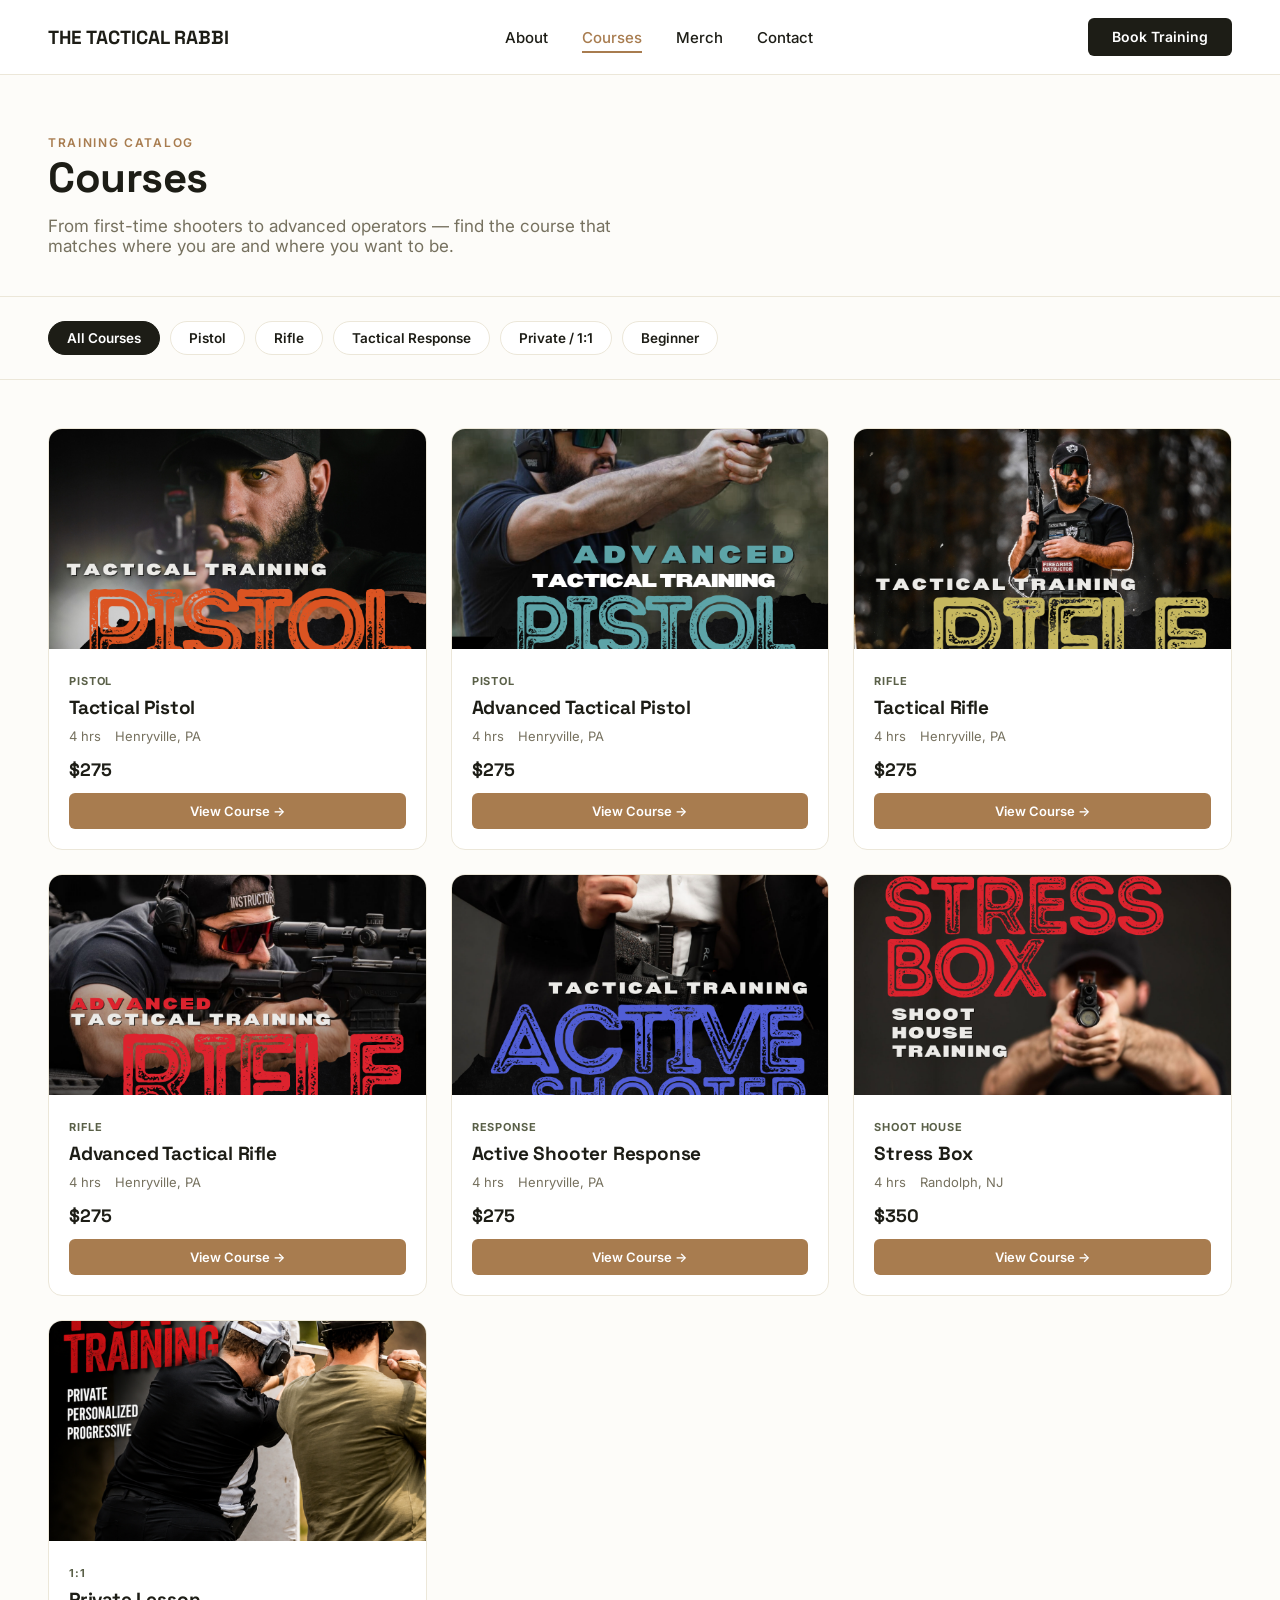
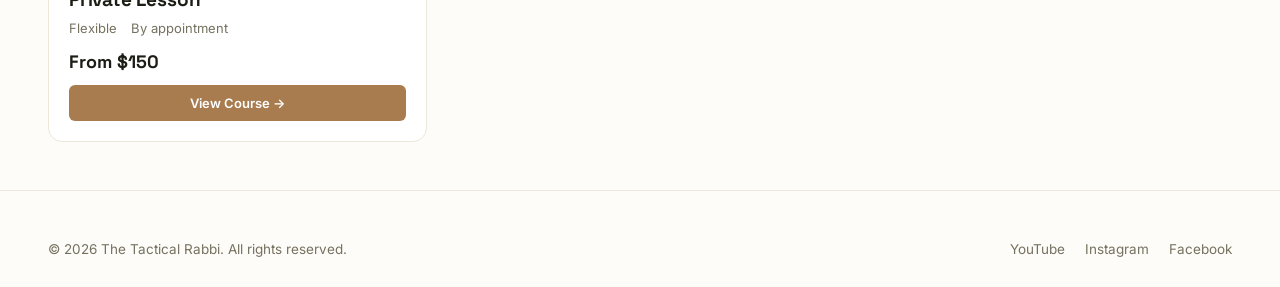
<file: site/courses.html>
<!DOCTYPE html>
<html lang="en">
<head>
<meta charset="UTF-8">
<meta name="viewport" content="width=device-width, initial-scale=1">
<title>Courses — The Tactical Rabbi</title>
<link rel="stylesheet" href="css/base.css">
<style>
  .page-hero{padding:56px 48px 40px;border-bottom:1px solid var(--line);}
  .page-hero h1{font-size:42px;margin-bottom:12px;}
  .page-hero p{color:var(--muted);font-size:17px;max-width:600px;}

  .filter-bar{padding:24px 48px;display:flex;gap:10px;flex-wrap:wrap;border-bottom:1px solid var(--line);}
  .filter-chip{border:1px solid var(--line);border-radius:999px;padding:8px 18px;font-size:13.5px;font-weight:600;background:var(--panel);cursor:pointer;}
  .filter-chip.active{background:var(--ink);color:#fff;border-color:var(--ink);}

  .course-grid{padding:48px;display:grid;grid-template-columns:repeat(3,1fr);gap:24px;}
  .course-card{background:var(--panel);border:1px solid var(--line);border-radius:14px;overflow:hidden;}
  .course-card img{width:100%;height:220px;object-fit:cover;display:block;}
  .course-card .body{padding:20px;}
  .course-card .tag-mini{font-size:11px;font-weight:700;text-transform:uppercase;color:var(--olive);letter-spacing:0.08em;}
  .course-card h3{font-size:19px;margin:6px 0 8px;}
  .course-card .meta{display:flex;gap:14px;color:var(--muted);font-size:13px;margin-bottom:14px;}
  .course-card .price{font-family:'Space Grotesk';font-weight:700;font-size:18px;color:var(--ink);}
  .course-card a.view-btn{display:inline-block;margin-top:12px;background:var(--coyote);color:#fff;text-decoration:none;font-size:13px;font-weight:600;padding:10px 18px;border-radius:6px;width:100%;text-align:center;box-sizing:border-box;}

  @media (max-width:1000px){
    .course-grid{grid-template-columns:repeat(2,1fr);padding:32px 24px;}
    .page-hero{padding:40px 24px 28px;}
    .filter-bar{padding:20px 24px;}
  }
  @media (max-width:640px){
    .course-grid{grid-template-columns:1fr;}
  }
</style>
</head>
<body>

<header>
  <a class="brandmark" href="index.html">THE TACTICAL RABBI</a>
  <nav>
    <ul>
      <li><a href="about.html">About</a></li>
      <li><a href="courses.html" class="active">Courses</a></li>
      <li><a href="merch.html">Merch</a></li>
      <li><a href="contact.html">Contact</a></li>
    </ul>
  </nav>
  <button class="nav-toggle" aria-label="Toggle menu" aria-expanded="false"><span></span><span></span><span></span></button>
  <a class="cta-btn" href="#courses-grid">Book Training</a>
</header>

<div class="page-hero">
  <span class="label">Training Catalog</span>
  <h1>Courses</h1>
  <p>From first-time shooters to advanced operators — find the course that matches where you are and where you want to be.</p>
</div>

<div class="filter-bar">
  <div class="filter-chip active" data-filter="all">All Courses</div>
  <div class="filter-chip" data-filter="pistol">Pistol</div>
  <div class="filter-chip" data-filter="rifle">Rifle</div>
  <div class="filter-chip" data-filter="response">Tactical Response</div>
  <div class="filter-chip" data-filter="private">Private / 1:1</div>
  <div class="filter-chip" data-filter="beginner">Beginner</div>
</div>

<div class="course-grid" id="courses-grid">

  <div class="course-card" data-category="pistol,beginner">
    <img src="images/tp-1.png" alt="Tactical Pistol">
    <div class="body">
      <span class="tag-mini">Pistol</span>
      <h3>Tactical Pistol</h3>
      <div class="meta"><span>4 hrs</span><span>Henryville, PA</span></div>
      <div class="price">$275</div>
      <a class="view-btn" href="course-detail-tactical-pistol.html">View Course →</a>
    </div>
  </div>

  <div class="course-card" data-category="pistol">
    <img src="images/atp-1.jpg" alt="Advanced Tactical Pistol">
    <div class="body">
      <span class="tag-mini">Pistol</span>
      <h3>Advanced Tactical Pistol</h3>
      <div class="meta"><span>4 hrs</span><span>Henryville, PA</span></div>
      <div class="price">$275</div>
      <a class="view-btn" href="course-detail-advanced-tactical-pistol.html">View Course →</a>
    </div>
  </div>

  <div class="course-card" data-category="rifle,beginner">
    <img src="images/tr-1.jpg" alt="Tactical Rifle">
    <div class="body">
      <span class="tag-mini">Rifle</span>
      <h3>Tactical Rifle</h3>
      <div class="meta"><span>4 hrs</span><span>Henryville, PA</span></div>
      <div class="price">$275</div>
      <a class="view-btn" href="course-detail-tactical-rifle.html">View Course →</a>
    </div>
  </div>

  <div class="course-card" data-category="rifle">
    <img src="images/atr-1.png" alt="Advanced Tactical Rifle">
    <div class="body">
      <span class="tag-mini">Rifle</span>
      <h3>Advanced Tactical Rifle</h3>
      <div class="meta"><span>4 hrs</span><span>Henryville, PA</span></div>
      <div class="price">$275</div>
      <a class="view-btn" href="course-detail-advanced-tactical-rifle.html">View Course →</a>
    </div>
  </div>

  <div class="course-card" data-category="response,beginner">
    <img src="images/asr-1.png" alt="Active Shooter Response">
    <div class="body">
      <span class="tag-mini">Response</span>
      <h3>Active Shooter Response</h3>
      <div class="meta"><span>4 hrs</span><span>Henryville, PA</span></div>
      <div class="price">$275</div>
      <a class="view-btn" href="course-detail-active-shooter-response.html">View Course →</a>
    </div>
  </div>

  <div class="course-card" data-category="response">
    <img src="images/sbox-1.png" alt="Stress Box">
    <div class="body">
      <span class="tag-mini">Shoot House</span>
      <h3>Stress Box</h3>
      <div class="meta"><span>4 hrs</span><span>Randolph, NJ</span></div>
      <div class="price">$350</div>
      <a class="view-btn" href="course-detail-stress-box.html">View Course →</a>
    </div>
  </div>

  <div class="course-card" data-category="private">
    <img src="images/priv-1.png" alt="Private Lesson">
    <div class="body">
      <span class="tag-mini">1:1</span>
      <h3>Private Lesson</h3>
      <div class="meta"><span>Flexible</span><span>By appointment</span></div>
      <div class="price">From $150</div>
      <a class="view-btn" href="course-detail-private-lesson.html">View Course →</a>
    </div>
  </div>

</div>

<footer>
  <div>© 2026 The Tactical Rabbi. All rights reserved.</div>
  <div><a href="#" target="_blank" rel="noopener">YouTube</a><a href="#" target="_blank" rel="noopener">Instagram</a><a href="#" target="_blank" rel="noopener">Facebook</a></div>
</footer>

<script src="js/nav.js"></script>
<script src="js/course-filter.js"></script>
</body>
</html>
</file>
<file: site/css/base.css>
@import url('https://fonts.googleapis.com/css2?family=Space+Grotesk:wght@500;600;700&family=Inter:wght@400;500;600;700&display=swap');

:root{
  --bg:#fdfcf9;
  --panel:#ffffff;
  --ink:#1d1d16;
  --charcoal:#2b2b22;
  --coyote:#a87c4f;
  --olive:#5a6048;
  --line:#ece7d9;
  --muted:#76715f;
}
*{margin:0;padding:0;box-sizing:border-box;}
body{
  background:var(--bg);
  color:var(--ink);
  font-family:'Inter',sans-serif;
  -webkit-font-smoothing:antialiased;
}
h1,h2,h3,.display{
  font-family:'Space Grotesk',sans-serif;
  font-weight:700;
  letter-spacing:-0.01em;
}
a{color:inherit;}
img{max-width:100%;}
.label{
  font-family:'Inter';
  text-transform:uppercase;
  letter-spacing:0.14em;
  font-weight:600;
  font-size:12px;
  color:var(--coyote);
}

/* header / nav */
header{
  background:var(--panel);border-bottom:1px solid var(--line);padding:18px 48px;
  display:flex;align-items:center;justify-content:space-between;position:sticky;top:0;z-index:100;
}
.brandmark{font-family:'Space Grotesk';font-weight:700;font-size:19px;text-decoration:none;color:var(--ink);}
nav ul{display:flex;gap:34px;list-style:none;}
nav a{
  color:var(--ink);text-decoration:none;font-weight:500;font-size:15px;
  border-bottom:2px solid transparent;padding-bottom:4px;transition:border-color .2s,color .2s;
}
nav a:hover,nav a.active{border-color:var(--coyote);color:var(--coyote);}
.nav-toggle{
  display:none;background:none;border:none;cursor:pointer;padding:8px;
  flex-direction:column;gap:5px;
}
.nav-toggle span{display:block;width:24px;height:2px;background:var(--ink);}

.cta-btn{
  background:var(--ink);color:#fff;font-weight:600;font-size:14px;
  padding:12px 24px;border:none;border-radius:6px;cursor:pointer;text-decoration:none;
  display:inline-block;font-family:'Inter';line-height:1;
}
.cta-btn.ghost{background:transparent;border:1.5px solid var(--ink);color:var(--ink);}
.cta-btn.coyote{background:var(--coyote);color:#fff;}
.cta-btn:disabled{background:#d8d3c2;cursor:not-allowed;}

footer{
  padding:50px 48px 30px;display:flex;justify-content:space-between;flex-wrap:wrap;gap:12px;
  color:var(--muted);font-size:13.5px;border-top:1px solid var(--line);
}
footer a{color:var(--muted);text-decoration:none;margin-left:20px;}
footer a:hover{color:var(--coyote);}

section{padding:80px 48px;}
.section-head{display:flex;justify-content:space-between;align-items:flex-end;margin-bottom:38px;flex-wrap:wrap;gap:16px;}
.section-head h2{font-size:34px;}

/* toast / confirmation banner shared by forms */
.form-success{
  display:none;margin-top:16px;background:#f4f5ef;border:1px solid var(--olive);color:var(--olive);
  border-radius:8px;padding:14px 16px;font-size:13.5px;font-weight:600;
}
.form-success.visible{display:block;}
.form-error{
  display:none;margin-top:12px;background:#fbf1e9;border:1px solid var(--coyote);color:var(--charcoal);
  border-radius:8px;padding:12px 14px;font-size:13px;
}
.form-error.visible{display:block;}

@media (max-width:900px){
  header{padding:16px 24px;}
  nav{
    position:fixed;top:69px;left:0;right:0;background:var(--panel);border-bottom:1px solid var(--line);
    max-height:0;overflow:hidden;transition:max-height .25s ease;z-index:99;
  }
  nav.open{max-height:320px;}
  nav ul{flex-direction:column;gap:0;padding:8px 24px 16px;}
  nav ul li{border-bottom:1px solid var(--line);}
  nav ul li:last-child{border-bottom:none;}
  nav a{display:block;padding:14px 0;border-bottom:none;}
  .nav-toggle{display:flex;}
  header .cta-btn{padding:10px 16px;font-size:13px;}
  section{padding:56px 24px;}
}
</file>
